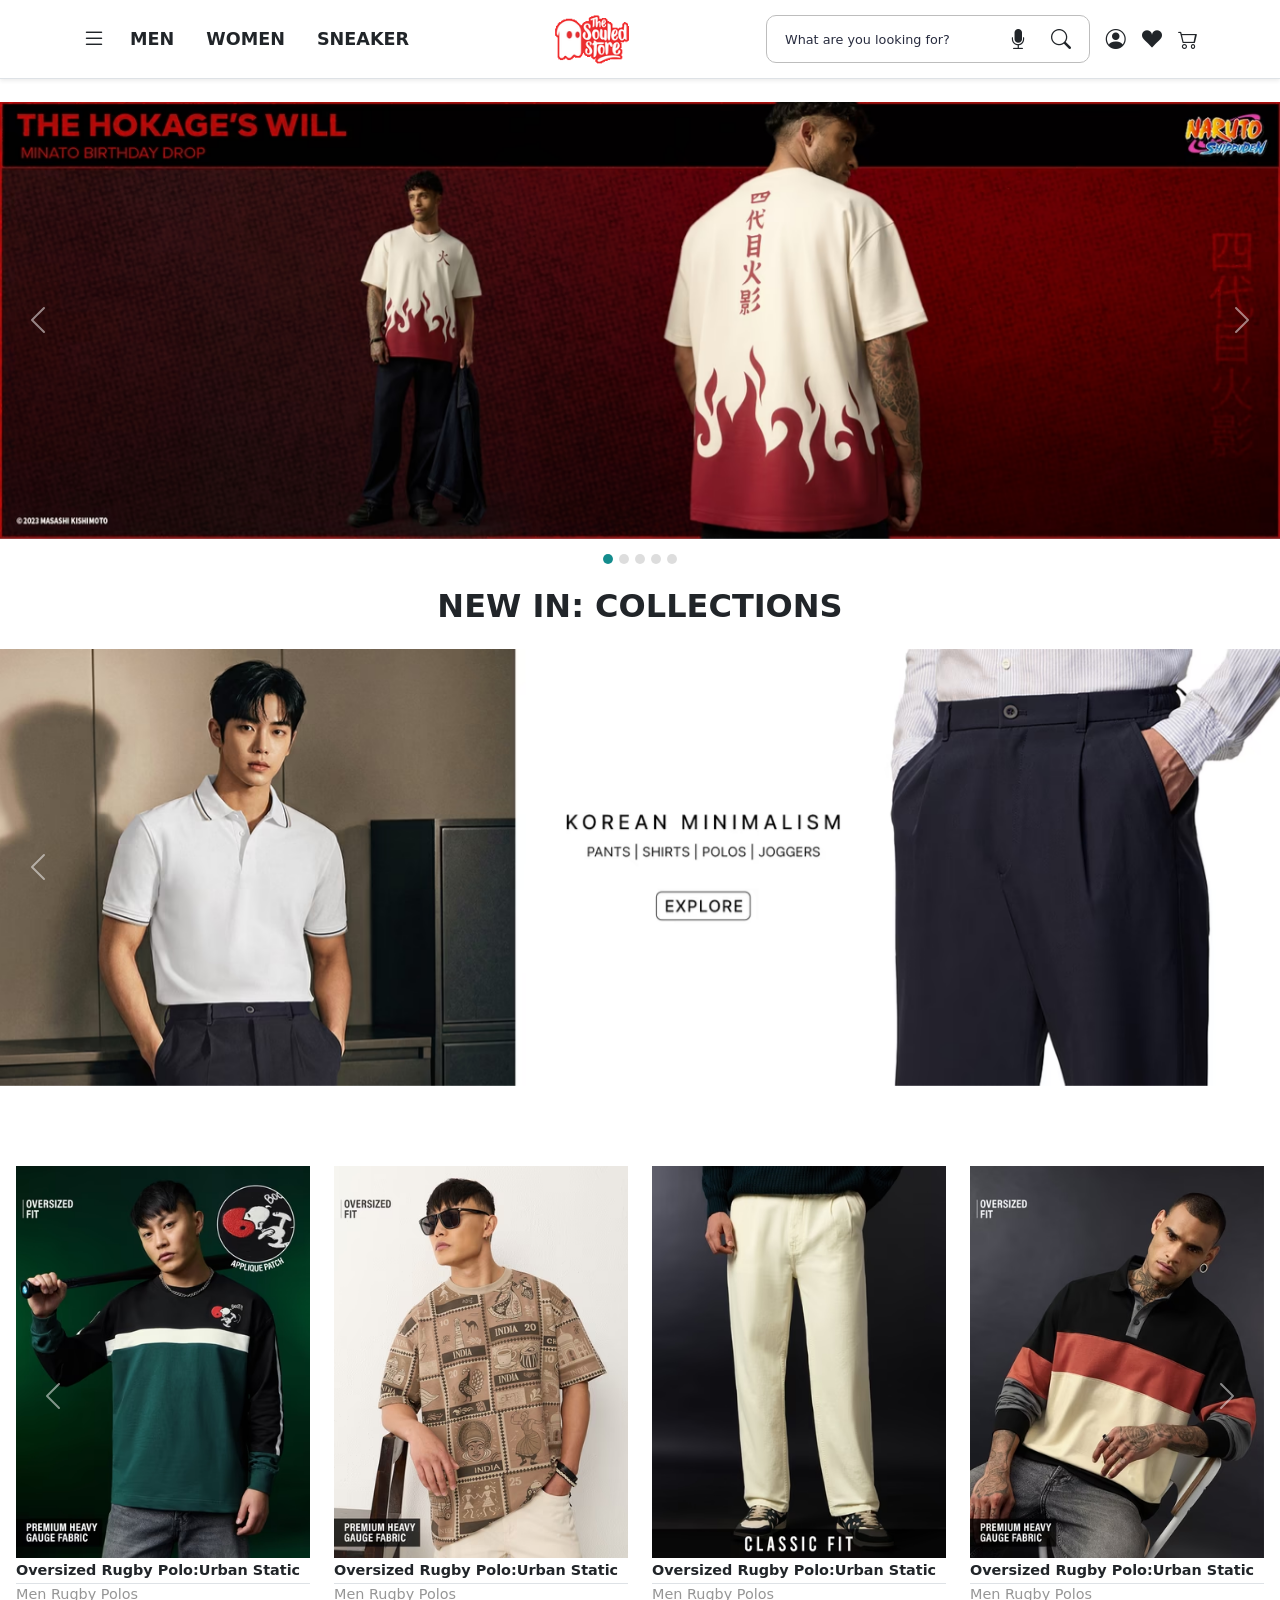
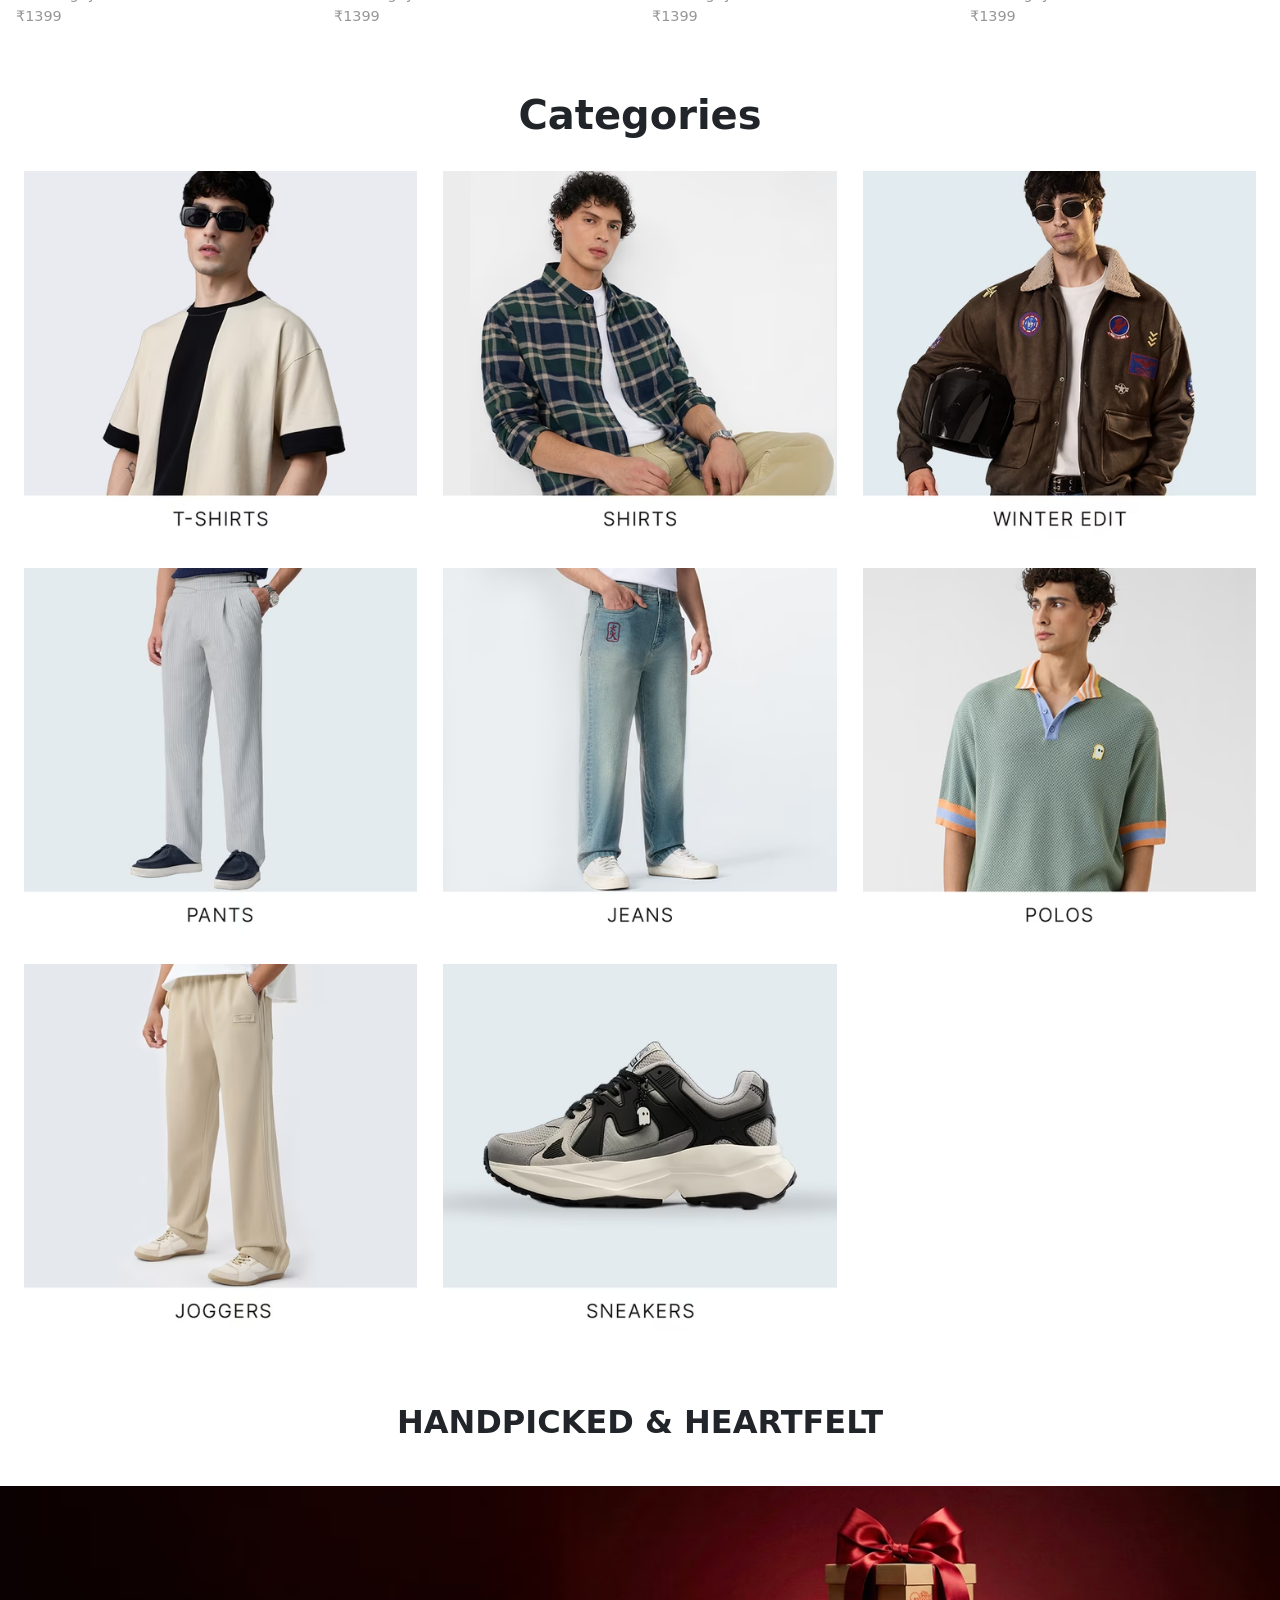
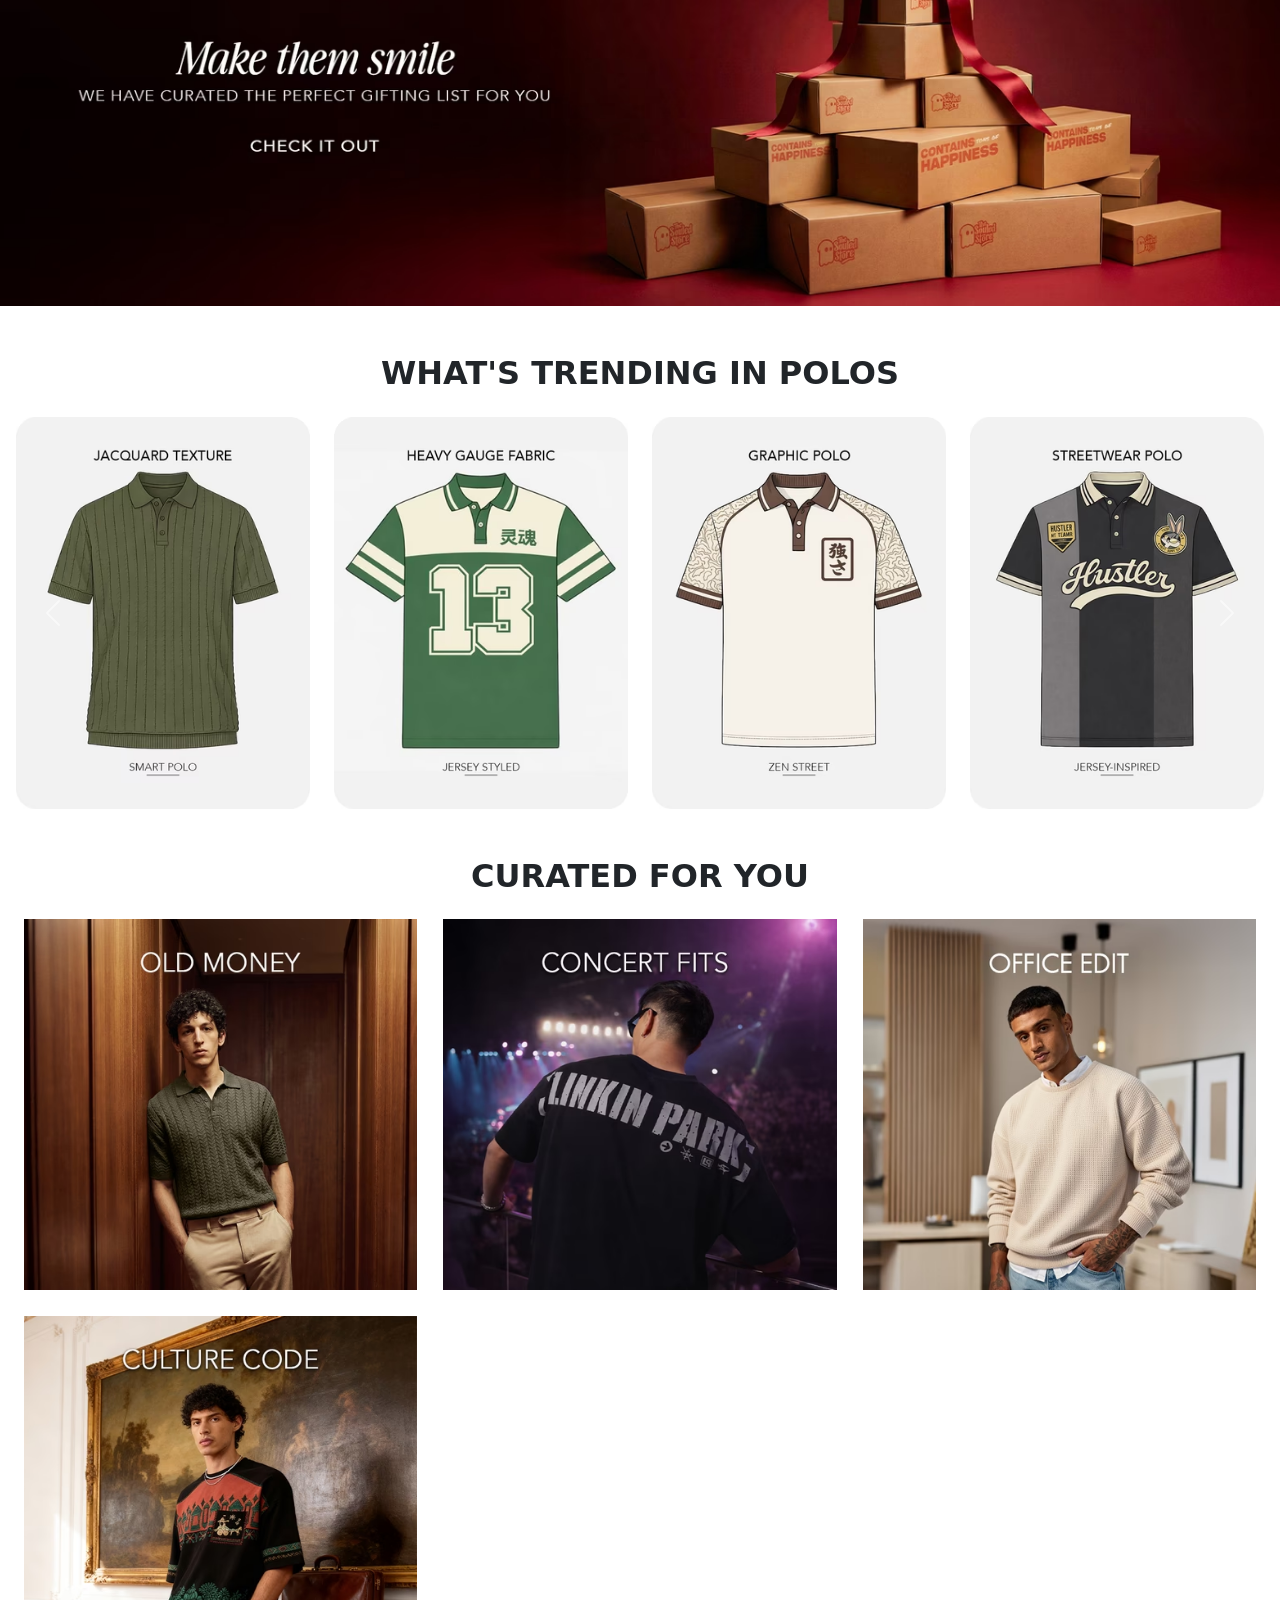
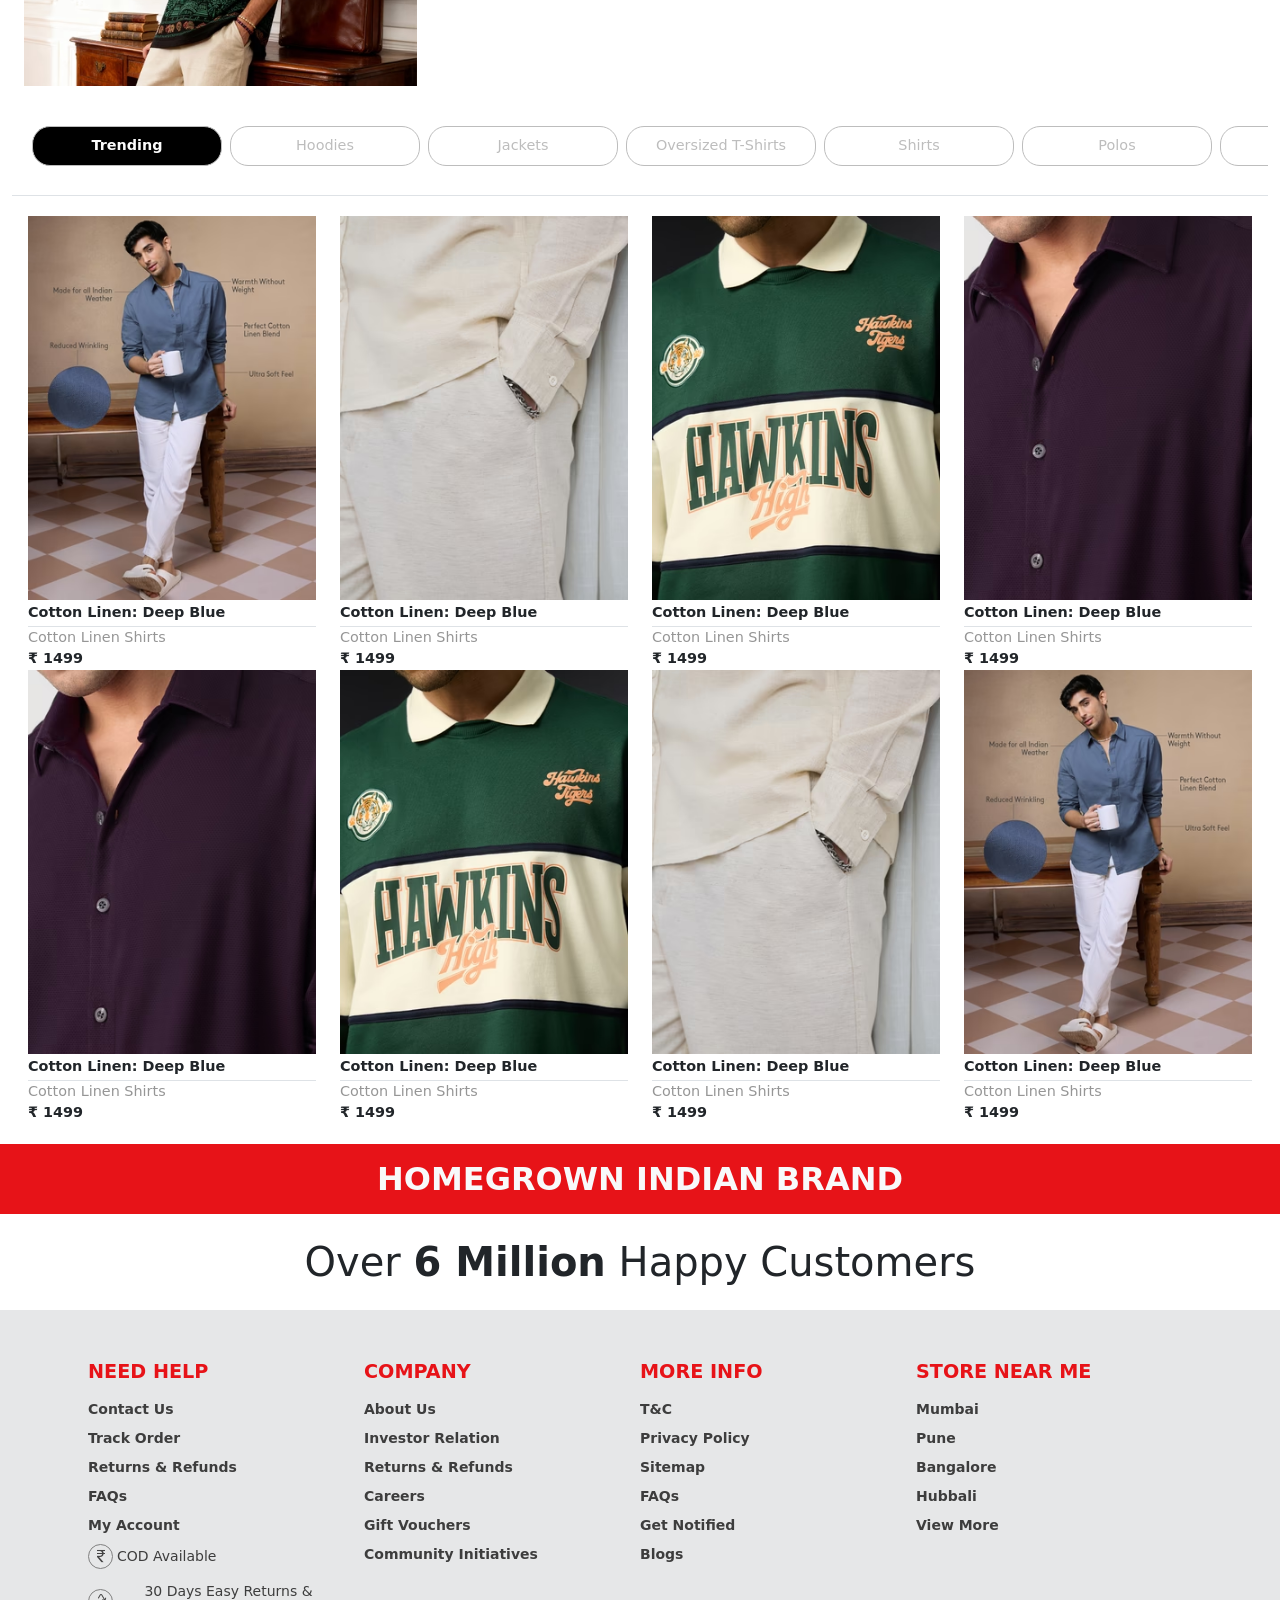
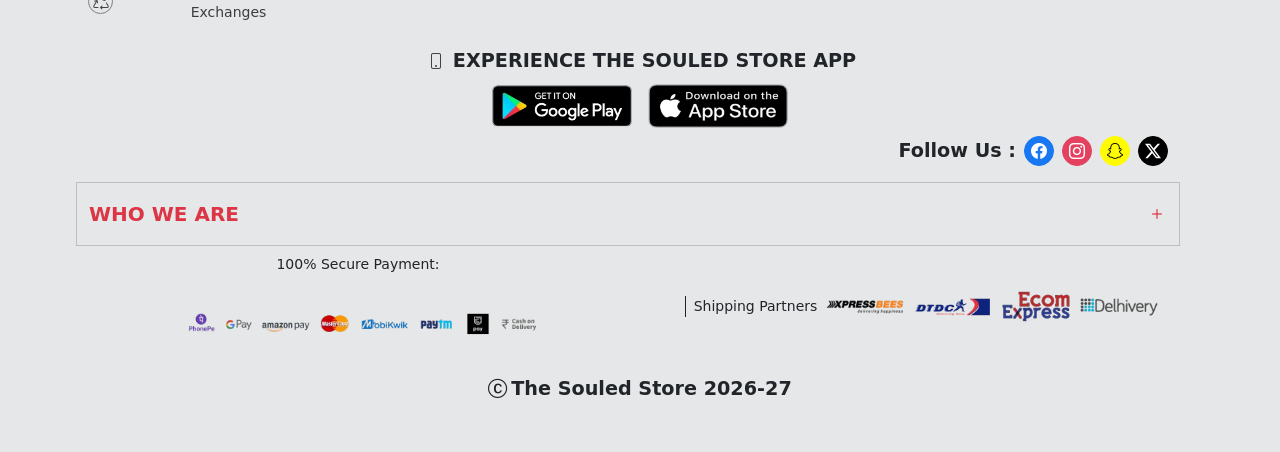
<file: index.html>
<!DOCTYPE html>
<html lang="en">

<head>
    <meta charset="UTF-8">
    <meta name="viewport" content="width=device-width, initial-scale=1.0">
    <title>The Souled Store | Men</title>
    <!-- Bootstrap Link -->
    <link href="https://cdn.jsdelivr.net/npm/bootstrap@5.3.8/dist/css/bootstrap.min.css" rel="stylesheet">
    <!-- Bootstrap Icon Link -->
    <link rel="stylesheet" href="https://cdn.jsdelivr.net/npm/bootstrap-icons@1.13.1/font/bootstrap-icons.min.css">
    <link rel="stylesheet" href="https://cdn.jsdelivr.net/npm/bootstrap-icons@1.3.0/font/bootstrap-icons.css">
    <!-- Owl crousel link -->
    <link rel="stylesheet"
        href="https://cdnjs.cloudflare.com/ajax/libs/OwlCarousel2/2.3.4/assets/owl.carousel.min.css" />
    <link rel="stylesheet"
        href="https://cdnjs.cloudflare.com/ajax/libs/OwlCarousel2/2.3.4/assets/owl.theme.default.min.css" />
    <!-- Custom Css -->
    <<<<<<< HEAD <link rel="stylesheet" href="css/style.css">
        <link rel="shortcut icon" href="/assets/fevicon.png" type="image/x-icon">
        =======
        <link rel="stylesheet" href="./css/style.css">
        <link rel="shortcut icon" href="./assets/fevicon.png" type="image/x-icon">
        >>>>>>> 94df31a (Changes paths For Images)
</head>

<body>
    <!-- NAVBAR START -->
    <nav
        class="navbar navbar-expand-lg navbar-expand-sm  navbar-expand-md fixed-top bg-white border-bottom  shadow-sm ">
        <div class="container">
            <!-- Left Menu -->
            <ul class="navbar-nav d-flex align-items-center gap-3 fs-5 fw-bold ">
                <!-- Offcanvas Button -->
                <li class="nav-item canvas-btn ">
                    <button class="btn p-0 fs-4 border-0" data-bs-toggle="offcanvas"
                        data-bs-target="#offcanvasScrolling" aria-controls="offcanvasScrolling"
                        aria-label="Open categories menu">
                        <i class="bi bi-list fw-bold fs-4"></i>
                    </button>
                </li>

                <li class="nav-item ">
                    <a class="nav-link text-dark nav-underline  " href="#">MEN</a>
                </li>

                <li class="nav-item ">
                    <a class="nav-link text-dark nav-underline" href="#">WOMEN</a>
                </li>

                <li class="nav-item">
                    <a class="nav-link text-dark nav-underline" href="#">SNEAKER</a>
                </li>
            </ul>

            <!-- Logo -->
            <a class="navbar-brand mx-auto" href="index.html">
                <img src="./assets/Soul-logo.gif" class="img-fluid" alt="Souled Store" />
            </a>

            <!-- Right Icons -->
            <div class="nav-heart d-flex align-items-center gap-3">
                <!-- Search -->
                <div class="input-group ">
                    <input type="text" class="form-control border-0 " placeholder="What are you looking for?" />
                    <span class="input-group-text bg-transparent border-0">
                        <i class="bi bi-mic-fill fs-5"></i>
                    </span>
                    <span class="input-group-text bg-transparent border-0">
                        <i class="bi bi-search fs-5"></i>
                    </span>
                </div>

                <a href="./login.html"><i class="bi bi-person-circle fs-5 text-dark nav-underline"></i></a>
                <a href="./empty-whislist.html"><i class="bi bi-suit-heart-fill fs-5 text-dark nav-underline"></i></a>
                <a href="./empty-cart.html"><i class="bi bi-cart2 fs-5 text-dark nav-underline"></i></a>
            </div>
        </div>
    </nav>
    <!-- NAVBAR END -->
    <!-- Hero-section Start -->
    <section class="hero-section">
        <div id="carouselExampleIndicators" class="carousel slide">

            <div class="carousel-indicators">
                <button type="button" data-bs-target="#carouselExampleIndicators" data-bs-slide-to="0" class="active"
                    aria-current="true" aria-label="Slide 1"></button>
                <button type="button" data-bs-target="#carouselExampleIndicators" data-bs-slide-to="1"
                    aria-label="Slide 2"></button>
                <button type="button" data-bs-target="#carouselExampleIndicators" data-bs-slide-to="2"
                    aria-label="Slide 3"></button>
                <button type="button" data-bs-target="#carouselExampleIndicators" data-bs-slide-to="3"
                    aria-label="Slide 4"></button>
                <button type="button" data-bs-target="#carouselExampleIndicators" data-bs-slide-to="4"
                    aria-label="Slide 5"></button>
            </div>


            <div class="carousel-inner">
                <div class="carousel-item active">
                    <img src="./assets/hero-1.png" class="d-block w-100" alt="...">
                </div>
                <div class="carousel-item">
                    <img src="./assets/hero-2.png" class="d-block w-100" alt="...">
                </div>
                <div class="carousel-item">
                    <img src="./assets/hero-3.png" class="d-block w-100" alt="...">
                </div>
                <div class="carousel-item">
                    <img src="./assets/hero-4.png" class="d-block w-100" alt="...">
                </div>
                <div class="carousel-item">
                    <img src="./assets/hero-5.png" class="d-block w-100" alt="...">
                </div>
            </div>
            <button class="carousel-control-prev" type="button" data-bs-target="#carouselExampleIndicators"
                data-bs-slide="prev">
                <span class="carousel-control-prev-icon" aria-hidden="true"></span>
                <span class="visually-hidden">Previous</span>
            </button>
            <button class="carousel-control-next" type="button" data-bs-target="#carouselExampleIndicators"
                data-bs-slide="next">
                <span class="carousel-control-next-icon" aria-hidden="true"></span>
                <span class="visually-hidden">Next</span>
            </button>
        </div>
    </section>
    <!-- Hero-section End -->
    <!-- Second-hero-start -->
    <section class="second-hero-section py-5">
        <h2 class="text-center fw-bold ">NEW IN: COLLECTIONS</h2>
        <div id="slider" class="carousel slide py-3">

            <div class="carousel-indicators slide-indicator">
                <button type="button" data-bs-target="#slider-02" data-bs-slide-to="0" class="active"
                    aria-current="true" aria-label="Slide 1"></button>
                <button type="button" data-bs-target="#slider-02" data-bs-slide-to="1" aria-label="Slide 2"></button>
                <button type="button" data-bs-target="#slider-02" data-bs-slide-to="2" aria-label="Slide 3"></button>
                <button type="button" data-bs-target="#slider-02" data-bs-slide-to="3" aria-label="Slide 4"></button>
            </div>


            <div class="carousel-inner">
                <div class="carousel-item active">
                    <img src="./assets/slide-1.png" class="d-block w-100" alt="...">
                </div>
                <div class="carousel-item">
                    <img src="./assets/slide-2.png" class="d-block w-100" alt="...">
                </div>
                <div class="carousel-item">
                    <img src="./assets/slide-3.png" class="d-block w-100" alt="...">
                </div>
                <div class="carousel-item">
                    <img src="./assets/slide-4.png" class="d-block w-100" alt="...">
                </div>
            </div>
            <button class="carousel-control-prev" type="button" data-bs-target="#slider" data-bs-slide="prev">
                <span class="carousel-control-prev-icon" aria-hidden="true"></span>
                <span class="visually-hidden">Previous</span>
            </button>
            <button class="carousel-control-next" type="button" data-bs-target="#slider" data-bs-slide="next">
                <span class="carousel-control-next-icon" aria-hidden="true"></span>
                <span class="visually-hidden">Next</span>
            </button>
        </div>

    </section>
    <!-- Second Hero End -->
    <!-- Owl Card 01 Start -->
    <section class="container-fluid p-3">
        <div id="carouselExampleControlsNoTouching" class="carousel slide" data-bs-touch="false">
            <div class="carousel-inner ">
                <div class="carousel-item  d-flex active">
                    <div class="row">
                        <div class="col-6 col-md-3">
                            <img src="./assets/owl-card1.png" class="d-block img-fluid" alt="...">
                            <div class="cate-text">
                                <h6 class="m-0 border-bottom py-1">Oversized Rugby Polo:Urban Static</h6>
                                <p class="m-0">Men Rugby Polos</p>
                                <p class="m-0">₹1399</p>

                            </div>
                        </div>
                        <div class="col-6 col-md-3">
                            <img src="./assets/cate-img.png" class="d-block img-fluid" alt="...">
                            <div class="cate-text">
                                <h6 class="m-0 border-bottom py-1">Oversized Rugby Polo:Urban Static</h6>
                                <p class="m-0">Men Rugby Polos</p>
                                <p class="m-0">₹1399</p>

                            </div>
                        </div>
                        <div class="col-6 col-md-3 ">
                            <img src="./assets/cate-img1.png" class="d-block img-fluid" alt="...">
                            <div class="cate-text">
                                <h6 class="m-0 border-bottom py-1">Oversized Rugby Polo:Urban Static</h6>
                                <p class="m-0">Men Rugby Polos</p>
                                <p class="m-0">₹1399</p>

                            </div>
                        </div>
                        <div class="col-6 col-md-3">
                            <img src="./assets/cate-img2.png" class="d-block img-fluid" alt="...">
                            <div class="cate-text">
                                <h6 class="m-0 border-bottom py-1">Oversized Rugby Polo:Urban Static</h6>
                                <p class="m-0">Men Rugby Polos</p>
                                <p class="m-0">₹1399</p>

                            </div>
                        </div>

                    </div>

                </div>
                <div class="carousel-item">
                    <div class="row">
                        <div class="col-6 col-md-3">
                            <img src="./assets/owl-card1.png" class="d-block img-fluid" alt="...">
                            <div class="cate-text">
                                <h6 class="m-0 border-bottom py-1">Oversized Rugby Polo:Urban Static</h6>
                                <p class="m-0">Men Rugby Polos</p>
                                <p class="m-0">₹1399</p>

                            </div>
                        </div>
                        <div class="col-6 col-md-3">
                            <img src="./assets/owl-card1.png" class="d-block img-fluid" alt="...">
                            <div class="cate-text">
                                <h6 class="m-0 border-bottom py-1">Oversized Rugby Polo:Urban Static</h6>
                                <p class="m-0">Men Rugby Polos</p>
                                <p class="m-0">₹1399</p>

                            </div>
                        </div>
                        <div class="col-6 col-md-3 ">
                            <img src="./assets/owl-card1.png" class="d-block img-fluid" alt="...">
                            <div class="cate-text">
                                <h6 class="m-0 border-bottom py-1">Oversized Rugby Polo:Urban Static</h6>
                                <p class="m-0">Men Rugby Polos</p>
                                <p class="m-0">₹1399</p>

                            </div>
                        </div>
                        <div class="col-6 col-md-3">
                            <img src="./assets/owl-card1.png" class="d-block img-fluid" alt="...">
                            <div class="cate-text">
                                <h6 class="m-0 border-bottom py-1">Oversized Rugby Polo:Urban Static</h6>
                                <p class="m-0">Men Rugby Polos</p>
                                <p class="m-0">₹1399</p>

                            </div>
                        </div>

                    </div>
                </div>
                <div class="carousel-item">
                    <div class="row">
                        <div class="col-6 col-md-3">
                            <img src="./assets/owl-card1.png" class="d-block img-fluid" alt="...">
                            <div class="cate-text">
                                <h6 class="m-0 border-bottom py-1">Oversized Rugby Polo:Urban Static</h6>
                                <p class="m-0">Men Rugby Polos</p>
                                <p class="m-0">₹1399</p>

                            </div>
                        </div>
                        <div class="col-6 col-md-3">
                            <img src="./assets/owl-card1.png" class="d-block img-fluid" alt="...">
                            <div class="cate-text">
                                <h6 class="m-0 border-bottom py-1">Oversized Rugby Polo:Urban Static</h6>
                                <p class="m-0">Men Rugby Polos</p>
                                <p class="m-0">₹1399</p>

                            </div>
                        </div>
                        <div class="col-6 col-md-3 ">
                            <img src="./assets/owl-card1.png" class="d-block img-fluid" alt="...">
                            <div class="cate-text">
                                <h6 class="m-0 border-bottom py-1">Oversized Rugby Polo:Urban Static</h6>
                                <p class="m-0">Men Rugby Polos</p>
                                <p class="m-0">₹1399</p>

                            </div>
                        </div>
                        <div class="col-6 col-md-3">
                            <img src="./assets/owl-card1.png" class="d-block img-fluid" alt="...">
                            <div class="cate-text">
                                <h6 class="m-0 border-bottom py-1">Oversized Rugby Polo:Urban Static</h6>
                                <p class="m-0">Men Rugby Polos</p>
                                <p class="m-0">₹1399</p>

                            </div>
                        </div>

                    </div>
                </div>
            </div>
            <button class="carousel-control-prev" type="button" data-bs-target="#carouselExampleControlsNoTouching"
                data-bs-slide="prev">
                <span class="carousel-control-prev-icon" aria-hidden="true"></span>
                <span class="visually-hidden">Previous</span>
            </button>
            <button class="carousel-control-next" type="button" data-bs-target="#carouselExampleControlsNoTouching"
                data-bs-slide="next">
                <span class="carousel-control-next-icon" aria-hidden="true"></span>
                <span class="visually-hidden">Next</span>
            </button>
        </div>

    </section>
    <!-- owl 01 end   -->

    <!-- category grid start -->
    <section class="category-grid p-4">
        <h2 class="text-center fs-1 fw-bold py-4">Categories</h2>
        <div class="cate-img ">
            <img src="./assets/cate-grid1.png" class="img-fluid category-img" alt="">
            <img src="./assets/cate-grid2.png" class="img-fluid category-img" alt="">
            <img src="./assets/cate-grid3.png" class="img-fluid category-img" alt="">
            <img src="./assets/cate-grid4.png" class="img-fluid category-img" alt="">
            <img src="./assets/cate-grid-5.png" class="img-fluid category-img" alt="">
            <img src="./assets/cate-grid6.png" class="img-fluid category-img" alt="">
            <img src="./assets/cate-grid7.png" class="img-fluid category-img" alt="">
            <img src="./assets/cate-grid8.png" class="img-fluid category-img" alt="">
        </div>

    </section>
    <!-- Category Grid END -->

    <!-- BANNER SECTION START -->
    <section class="banner py-3">
        <p class="text-center fw-bold fs-2 py-4">HANDPICKED & HEARTFELT</p>
        <img src="./assets/banner.png" class="img-fluid banner-img" alt="">

    </section>
    <!-- BANNER SECTION END -->

    <!-- POLO-CARDS-SECTION START -->
    <section class="polo-cards p-3">
        <h2 class="polo-head text-center fw-bold py-3">WHAT'S TRENDING IN POLOS</h2>

        <div id="polo-slider" class="carousel slide" data-bs-ride="carousel">
            <div class="carousel-inner">

                <!-- Slide 1 -->
                <div class="carousel-item active">
                    <div class="row">
                        <div class="col-6 col-md-3">
                            <img src="assets/polo1.png" class="d-block w-100 img-fluid" alt="">
                        </div>
                        <div class="col-6 col-md-3">
                            <img src="assets/polo2.png" class="d-block w-100 img-fluid" alt="">
                        </div>
                        <div class="col-6 col-md-3">
                            <img src="assets/polo3.png" class="d-block w-100 img-fluid" alt="">
                        </div>
                        <div class="col-6 col-md-3">
                            <img src="assets/polo4.png" class="d-block w-100 img-fluid" alt="">
                        </div>
                    </div>
                </div>

                <!-- Slide 2 -->
                <div class="carousel-item">
                    <div class="row">
                        <div class="col-6 col-md-3">
                            <img src="assets/polo5.png" class="d-block w-100 img-fluid" alt="">
                        </div>
                        <div class="col-6 col-md-3">
                            <img src="assets/polo6.png" class="d-block w-100 img-fluid" alt="">
                        </div>
                        <div class="col-6 col-md-3">
                            <img src="assets/polo7.png" class="d-block w-100 img-fluid" alt="">
                        </div>
                        <div class="col-6 col-md-3">
                            <img src="assets/polo8.png" class="d-block w-100 img-fluid" alt="">
                        </div>
                    </div>
                </div>

            </div>

            <!-- Controls -->
            <button class="carousel-control-prev" type="button" data-bs-target="#polo-slider" data-bs-slide="prev">
                <span class="carousel-control-prev-icon"></span>
            </button>

            <button class="carousel-control-next" type="button" data-bs-target="#polo-slider" data-bs-slide="next">
                <span class="carousel-control-next-icon"></span>
            </button>

        </div>
    </section>

    <!-- Polo-cards END -->


    <!-- Rated-Fits-cards START -->

    <section class="rated-fits py-3">
        <div class="fits-head">
            <h2 class="text-center fw-bold py-3">CURATED FOR YOU</h2>
        </div>
        <div class="fits-grid px-4">
            <a href="./buy-page.html">
                <img src="./assets/fit1.png" alt="" class="fit-img img-fluid">
            </a>

            <img src="./assets/fit2.png" alt="" class="fit-img img-fluid">
            <img src="./assets/fit3.png" alt="" class="fit-img img-fluid">
            <img src="./assets/fit4.png" alt="" class="fit-img img-fluid">
        </div>
    </section>
    <!-- Rated-Fits-cards END -->

    <!-- tabs-section-START -->
    <section class="tabs py-3 container-fluid">
        <div class="tab-fix">
            <ul class="nav nav-pills bg-white pills-nav btn-fix border-bottom py-2  mb-3 px-3" id="pills-tab"
                role="tablist">
                <li class="nav-item tren mx-1" role="presentation">
                    <button class=" tren-link nav-link active tren-btn" id="pills-Trending-tab" data-bs-toggle="pill"
                        data-bs-target="#pills-Trending" type="button" role="tab" aria-controls="pills-Trending"
                        aria-selected="true">Trending</button>
                </li>
                <li class="nav-item mx-1" role="presentation">
                    <button class="tren-link nav-link tren-btn" id="pills-hoodies-tab" data-bs-toggle="pill"
                        data-bs-target="#pills-hoodies" type="button" role="tab" aria-controls="pills-hoodies"
                        aria-selected="false">hoodies</button>
                </li>
                <li class="nav-item mx-1" role="presentation">
                    <button class="tren-link nav-link tren-btn" id="pills-Jackets-tab" data-bs-toggle="pill"
                        data-bs-target="#pills-Jackets" type="button" role="tab" aria-controls="pills-Jackets"
                        aria-selected="false">Jackets</button>
                </li>
                <li class="nav-item mx-1" role="presentation">
                    <button class="tren-link nav-link tren-btn" id="pills-oversized-tab" data-bs-toggle="pill"
                        data-bs-target="#pills-oversized" type="button" role="tab" aria-controls="pills-oversized"
                        aria-selected="false">Oversized t-shirts</button>
                </li>
                <li class="nav-item mx-1" role="presentation">
                    <button class="tren-link nav-link tren-btn" id="pills-shirts-tab" data-bs-toggle="pill"
                        data-bs-target="#pills-shirts" type="button" role="tab" aria-controls="pills-shirts"
                        aria-selected="false">Shirts</button>
                </li>

                <li class="nav-item mx-1" role="presentation">
                    <button class="tren-link nav-link tren-btn" id="pills-polos-tab" data-bs-toggle="pill"
                        data-bs-target="#pills-polos" type="button" role="tab" aria-controls="pills-polos"
                        aria-selected="false">Polos</button>
                </li>

                <li class="nav-item mx-1" role="presentation">
                    <button class="tren-link nav-link tren-btn" id="pills-men-pants-tab" data-bs-toggle="pill"
                        data-bs-target="#pills-men-pants" type="button" role="tab" aria-controls="pills-men-pants"
                        aria-selected="false">Men Pants</button>
                </li>

                <li class="nav-item mx-1" role="presentation">
                    <button class="tren-link nav-link tren-btn" id="pills-men-jeans-tab" data-bs-toggle="pill"
                        data-bs-target="#pills-men-jeans" type="button" role="tab" aria-controls="pills-men-jeans"
                        aria-selected="false">Men Jeans</button>
                </li>

                <li class="nav-item mx-1" role="presentation">
                    <button class="tren-link nav-link tren-btn" id="pills-high-top-tab" data-bs-toggle="pill"
                        data-bs-target="#pills-high-top" type="button" role="tab" aria-controls="pills-high-top"
                        aria-selected="false">Men High Top Sneakers</button>
                </li>

                <li class="nav-item mx-1" role="presentation">
                    <button class="tren-link nav-link tren-btn" id="pills-high-low-tab" data-bs-toggle="pill"
                        data-bs-target="#pills-high-low" type="button" role="tab" aria-controls="pills-high-low"
                        aria-selected="false">Men High Low Sneakers</button>
                </li>

            </ul>
        </div>

        <div class="tab-content py-1 px-3" id="pills-tabContent">
            <div class="tab-pane fade show active" id="pills-Trending" role="tabpanel"
                aria-labelledby="pills-Trending-tab" tabindex="0">
                <div class="row">
                    <div class="col-6 col-md-3">
                        <img src="assets/trending1.png" class="d-block img-fluid" alt="...">
                        <div class="cate-text">
                            <h6 class="m-0 border-bottom py-1">Cotton Linen: Deep Blue</h6>
                            <p class="m-0">Cotton Linen Shirts</p>
                            <p class="m-0 fw-bold text-dark">₹ 1499</p>

                        </div>
                        <div class="heart-icon">
                            <i class="bi bi-heart "></i>


                        </div>

                    </div>
                    <div class="col-6 col-md-3">
                        <img src="assets/trending2.png" class="d-block img-fluid" alt="...">
                        <div class="cate-text">
                            <h6 class="m-0 border-bottom py-1">Cotton Linen: Deep Blue</h6>
                            <p class="m-0">Cotton Linen Shirts</p>
                            <p class="m-0 fw-bold text-dark">₹ 1499</p>

                        </div>
                        <div class="heart-icon">
                            <i class="bi bi-heart "></i>


                        </div>

                    </div>
                    <div class="col-6 col-md-3">
                        <img src="assets/trending3.png" class="d-block img-fluid" alt="...">
                        <div class="cate-text">
                            <h6 class="m-0 border-bottom py-1">Cotton Linen: Deep Blue</h6>
                            <p class="m-0">Cotton Linen Shirts</p>
                            <p class="m-0 fw-bold text-dark">₹ 1499</p>

                        </div>
                        <div class="heart-icon">
                            <i class="bi bi-heart "></i>


                        </div>

                    </div>
                    <div class="col-6 col-md-3">
                        <img src="assets/trending4.png" class="d-block img-fluid" alt="...">
                        <div class="cate-text">
                            <h6 class="m-0 border-bottom py-1">Cotton Linen: Deep Blue</h6>
                            <p class="m-0">Cotton Linen Shirts</p>
                            <p class="m-0 fw-bold text-dark">₹ 1499</p>

                        </div>
                        <div class="heart-icon">
                            <i class="bi bi-heart "></i>


                        </div>

                    </div>
                    <div class="col-6 col-md-3">
                        <img src="assets/trending4.png" class="d-block img-fluid" alt="...">
                        <div class="cate-text">
                            <h6 class="m-0 border-bottom py-1">Cotton Linen: Deep Blue</h6>
                            <p class="m-0">Cotton Linen Shirts</p>
                            <p class="m-0 fw-bold text-dark">₹ 1499</p>

                        </div>
                        <div class="heart-icon">
                            <i class="bi bi-heart "></i>


                        </div>

                    </div>
                    <div class="col-6 col-md-3">
                        <img src="assets/trending3.png" class="d-block img-fluid" alt="...">
                        <div class="cate-text">
                            <h6 class="m-0 border-bottom py-1">Cotton Linen: Deep Blue</h6>
                            <p class="m-0">Cotton Linen Shirts</p>
                            <p class="m-0 fw-bold text-dark">₹ 1499</p>

                        </div>
                        <div class="heart-icon">
                            <i class="bi bi-heart "></i>


                        </div>

                    </div>
                    <div class="col-6 col-md-3">
                        <img src="assets/trending2.png" class="d-block img-fluid" alt="...">
                        <div class="cate-text">
                            <h6 class="m-0 border-bottom py-1">Cotton Linen: Deep Blue</h6>
                            <p class="m-0">Cotton Linen Shirts</p>
                            <p class="m-0 fw-bold text-dark">₹ 1499</p>

                        </div>
                        <div class="heart-icon">
                            <i class="bi bi-heart "></i>


                        </div>

                    </div>
                    <div class="col-6 col-md-3">
                        <img src="assets/trending1.png" class="d-block img-fluid" alt="...">
                        <div class="cate-text">
                            <h6 class="m-0 border-bottom py-1">Cotton Linen: Deep Blue</h6>
                            <p class="m-0">Cotton Linen Shirts</p>
                            <p class="m-0 fw-bold text-dark">₹ 1499</p>

                        </div>
                        <div class="heart-icon">
                            <i class="bi bi-heart "></i>


                        </div>

                    </div>
                </div>


            </div>

            <div class="tab-pane fade" id="pills-hoodies" role="tabpanel" aria-labelledby="pills-hoodies-tab"
                tabindex="0">
                hoodie
            </div>
            <div class="tab-pane fade" id="pills-Jackets" role="tabpanel" aria-labelledby="pills-Jackets-tab"
                tabindex="0">
                Jackets
            </div>
            <div class="tab-pane fade" id="pills-oversized" role="tabpanel" aria-labelledby="pills-oversized-tab"
                tabindex="0">
                Oversized
            </div>
        </div>
    </section>

    <!-- tabs End -->

    <!-- Footer Start -->
    <footer class=" w-100">
        <div class="footer-heading  ">
            <h1 class="text-center fw-semibold text-light py-3 fs-2   ">HOMEGROWN INDIAN BRAND</h1>
            <h2 class="text-center fs-1 py-3">Over <span class="fw-bold"> 6 Million</span> Happy Customers</h2>
        </div>
        <div class="footer-content w-100 ">
            <div class=" foot row w-100 ">
                <div class="col-md-3">
                    <p class="mb-2 fw-bold ">NEED HELP</p>
                    <ul class=" content-list list-unstyled">
                        <li class=" py-1 small">Contact Us</li>
                        <li class=" py-1 small">Track Order</li>
                        <li class=" py-1 small">Returns & Refunds</li>
                        <li class=" py-1 small">FAQs</li>
                        <li class=" py-1 small">My Account</li>
                        <li class=" py-1 d-flex align-items-center text-center gap-1">
                            <span><i class="bi bi-currency-rupee"></i></span>
                            <span class="fw-normal small mb-0"> COD Available</span>
                        </li>
                        <li class=" py-2 d-flex align-items-center text-center gap-1">
                            <span><i class="bi bi-recycle"></i></span>
                            <span class="fw-normal small"> 30 Days Easy Returns & Exchanges</span>
                        </li>
                    </ul>
                </div>

                <div class="col-md-3">
                    <p class="mb-2 fw-bold ">COMPANY</p>
                    <ul class="content-list list-unstyled">
                        <li class=" py-1 small">About Us</li>
                        <li class=" py-1 small">Investor Relation</li>
                        <li class=" py-1 small">Returns & Refunds</li>
                        <li class=" py-1 small">Careers</li>
                        <li class=" py-1 small">Gift Vouchers</li>
                        <li class=" py-1 small">Community Initiatives</li>
                    </ul>
                </div>
                <div class="col-md-3">
                    <p class="mb-2 fw-bold ">MORE INFO</p>
                    <ul class=" content-list list-unstyled">
                        <li class=" py-1 small">T&C</li>
                        <li class=" py-1 small">Privacy Policy</li>
                        <li class=" py-1 small">Sitemap</li>
                        <li class=" py-1 small">FAQs</li>
                        <li class=" py-1 small">Get Notified</li>
                        <li class=" py-1 small">Blogs</li>
                    </ul>
                </div>
                <div class="col-md-3">
                    <p class="mb-2 fw-bold ">STORE NEAR ME</p>
                    <ul class=" content-list list-unstyled">
                        <li class=" py-1 small">Mumbai</li>
                        <li class=" py-1 small">Pune</li>
                        <li class=" py-1 small">Bangalore</li>
                        <li class=" py-1 small">Hubbali</li>
                        <li class=" py-1 small">View More</li>
                    </ul>
                </div>
            </div>

            <div class="row">
                <div class="col-md-12 text-center">

                    <p class="m-0 d-flex align-items-center justify-content-center gap-1">
                        <i class="bi bi-phone fs-6"></i>
                        <span class="text-dark text-uppercase">
                            Experience The Souled Store App
                        </span>
                    </p>

                    <div class="foot-downloads d-flex justify-content-center gap-3 mt-2">
                        <img src="./assets/foot-download1.png" class="foot-app img-fluid" alt="">
                        <img src="./assets/foot-download3.png" class="foot-app img-fluid" alt="">
                    </div>

                </div>

                <div class="follow-links row">
                    <div class="col-md-12">
                        <div class="content d-flex gap-2 align-items-center justify-content-end py-2">
                            <p class="text-dark mb-0">Follow Us :</p>

                            <i class="bi bi-facebook social-icon"></i>
                            <i class="bi bi-instagram social-icon"></i>
                            <i class="bi bi-snapchat social-icon"></i>
                            <i class="bi bi-twitter-x social-icon"></i>
                        </div>
                    </div>
                </div>
                <div class="row py-2">
                    <div class=" card col-md-12 bg-transparent py-3 d-flex rounded-0">
                        <div class=" d-flex justify-content-between">
                            <span class="text-uppercase fs-5 text-danger fw-bold">who we are</span>
                            <i class="bi bi-plus text-danger fs-5"></i>
                        </div>

                    </div>
                </div>

                <div class="container">
                    <div class="row">
                        <div class="col-md-6 mb-2">
                            <div class="d-flex align-items-center justify-content-center gap-2 flex-wrap">
                                <span class="small">100% Secure Payment:</span>
                                <img src="./assets/foot-payemnt.png" class="img-fluid pay-img" alt="">
                            </div>
                        </div>
                        <div class="col-md-6 mb-2 d-flex justify-content-center">
                            <div class="d-flex align-items-center justify-content-center flex-wrap gap-2">
                                <span class="small border-start border-1 border-dark ps-2">Shipping Partners</span>
                                <img src="./assets/icon4 (1).png" class="img-fluid" style="max-width:80px;" alt="">
                                <img src="./assets/icon4 (2).png" class="img-fluid" style="max-width:80px;" alt="">
                                <img src="./assets/icon4 (3).png" class="img-fluid" style="max-width:80px;" alt="">
                                <img src="./assets/icon4 (4).png" class="img-fluid" style="max-width:80px;" alt="">
                            </div>
                        </div>
                        <div class="col-12 d-flex justify-content-center mt-2">
                            <p class="d-flex align-items-center gap-1 m-0 small text-dark">
                                <i class="bi bi-c-circle"></i>
                                The Souled Store 2026-27
                            </p>
                        </div>
                    </div>
                </div>


            </div>


    </footer>
    <!-- Footer END -->




    <!-- ================= OFFCANVAS START ================= -->
    <div class="offcanvas offcanvas-start left-canvas" data-bs-scroll="true" data-bs-backdrop="true" tabindex="0"
        id="offcanvasScrolling">
        <div class="offcanvas-header d-flex align-items-center justify-content-between">
            <img src="./assets/Soul-logo.gif" class="logo-img" alt="">
            <a href="#" class=" border-btn">Login/sign-up</a>
        </div>
        <div class="offcanvas-body p-0">

            <a class="off-head py-0 d-block d-flex align-items-center justify-content-center gap-2" href="#">Earn 10%
                Cashback on Every App Order
                <span class="d-flex justify-content-center align-items-center gap-2">
                    <i class="bi bi-apple"></i> <i class="bi bi-google-play"></i>
                </span>
            </a>

            <!-- Off canvas Nav-Tabs  -->

            <ul class="nav nav-pills shadow-sm py-3 mb-3 justify-content-around" id="pills-tab" role="tablist">
                <li class="nav-item" role="presentation">
                    <button class="nav-link active" id="pills-Men-tab" data-bs-toggle="pill" data-bs-target="#pills-Men"
                        type="button" role="tab" aria-controls="pills-Men" aria-selected="true">Men</button>
                </li>
                <li class="nav-item" role="presentation">
                    <button class="nav-link" id="pills-women-tab" data-bs-toggle="pill" data-bs-target="#pills-women"
                        type="button" role="tab" aria-controls="pills-women" aria-selected="false">women</button>
                </li>
                <li class="nav-item" role="presentation">
                    <button class="nav-link" id="pills-Sneaker-tab" data-bs-toggle="pill"
                        data-bs-target="#pills-Sneaker" type="button" role="tab" aria-controls="pills-Sneaker"
                        aria-selected="false">Sneaker</button>
                </li>
            </ul>


            <!-- Off Canvas Nav Tabs Content -->
            <div class="tab-content" id="pills-tabContent">
                <div class="tab-pane fade show active" id="pills-Men" role="tabpanel" aria-labelledby="pills-Men-tab"
                    tabindex="0">
                    <!-- owl carousel start men -->
                    <div class="owl-carousel owl-theme px-3">
                        <div class="item">
                            <img src="./assets/men-icon-1.png" class="img-fluid rounded" alt="">
                            <p class="text-muted text-center">New Arrivals</p>
                        </div>
                        <div class="item">
                            <img src="./assets/men-icon-2.png" class="img-fluid rounded" alt="">
                            <p class="text-muted text-center ">Hot Merch</p>
                        </div>
                        <div class="item">
                            <img src="./assets/men-icon-3.png" class="img-fluid rounded" alt="">
                            <p class="text-muted text-center ">Anime</p>
                        </div>
                        <div class="item">
                            <img src="./assets/men-icon-4.png" class="img-fluid rounded" alt="">
                            <p class="text-muted text-center ">Harry Porter</p>
                        </div>
                        <div class="item">
                            <img src="./assets/men-icon-5.png" class="img-fluid rounded" alt="">
                            <p class="text-muted text-center ">Marvel</p>
                        </div>
                        <div class="item">
                            <img src="./assets/men-icon-6.png" class="img-fluid rounded" alt="">
                            <p class="text-muted text-center ">Culture code</p>
                        </div>
                        <div class="item">
                            <img src="./assets/men-icon-7.png" class="img-fluid rounded" alt="">
                            <p class="text-muted text-center ">Cult Callsics</p>
                        </div>
                        <div class="item">
                            <img src="./assets/men-icon-8.png" class="img-fluid rounded" alt="">
                            <p class="text-muted text-center ">Kids-wear</p>
                        </div>
                    </div>
                    <!-- owl crosel end -->

                    <!-- ================= MAIN ACCORDION START ================= -->
                    <div class="accordion" id="mainAccordion">

                        <!-- ===== SHOP ALL ACCORDION START ===== -->
                        <div class="accordion-item">
                            <h2 class="accordion-header">
                                <button class="accordion-button" type="button" data-bs-toggle="collapse"
                                    data-bs-target="#shopAllCollapse" aria-expanded="true"
                                    aria-controls="shopAllCollapse">
                                    Shop All
                                </button>
                            </h2>

                            <div id="shopAllCollapse" class="accordion-collapse collapse show">

                                <div class="accordion-body p-0">

                                    <!-- ===== CATEGORY ACCORDION START ===== -->
                                    <div class="accordion cate-accordion p-0 border-0" id="categoryAccordion">

                                        <div class="accordion-item">
                                            <h2 class="accordion-header">
                                                <button class="accordion-button" type="button" data-bs-toggle="collapse"
                                                    data-bs-target="#categoryCollapse" aria-expanded="true"
                                                    aria-controls="categoryCollapse">
                                                    Category
                                                </button>
                                            </h2>
                                            <div id="categoryCollapse" class="accordion-collapse collapse show p-0">

                                                <div class="accordion-body">
                                                    <div class="row row-cols-2 row-cols-sm-3 row-cols-md-5 ">

                                                        <div class="col text-center">
                                                            <img src="./assets/shop nested icon 1.png"
                                                                class="img-fluid rounded" alt="">
                                                            <h5 class="fs-6 mt-2">Shirts</h5>
                                                        </div>

                                                        <div class="col text-center">
                                                            <img src="./assets/shop nested icon 1.png"
                                                                class="img-fluid rounded" alt="">
                                                            <h5 class="fs-6 mt-2">T-Shirts</h5>
                                                        </div>

                                                        <div class="col text-center">
                                                            <img src="./assets/shop nested icon 1.png"
                                                                class="img-fluid rounded" alt="">
                                                            <h5 class="fs-6 mt-2">Hoodies</h5>
                                                        </div>

                                                        <div class="col text-center">
                                                            <img src="./assets/shop nested icon 1.png"
                                                                class="img-fluid rounded" alt="">
                                                            <h5 class="fs-6 mt-2">Jackets</h5>
                                                        </div>

                                                        <div class="col text-center">
                                                            <img src="./assets/shop nested icon 1.png"
                                                                class="img-fluid rounded" alt="">
                                                            <h5 class="fs-6 mt-2">Sweatshirts</h5>
                                                        </div>
                                                        <div class="col text-center">
                                                            <img src="./assets/shop nested icon 1.png"
                                                                class="img-fluid rounded" alt="">
                                                            <h5 class="fs-6 mt-2">Sweatshirts</h5>
                                                        </div>
                                                        <div class="col text-center">
                                                            <img src="./assets/shop nested icon 1.png"
                                                                class="img-fluid rounded" alt="">
                                                            <h5 class="fs-6 mt-2">Sweatshirts</h5>
                                                        </div>
                                                        <div class="col text-center">
                                                            <img src="./assets/shop nested icon 1.png"
                                                                class="img-fluid rounded" alt="">
                                                            <h5 class="fs-6 mt-2">Sweatshirts</h5>
                                                        </div>

                                                    </div>
                                                </div>

                                            </div>
                                        </div>

                                    </div>
                                    <!-- ===== CATEGORY ACCORDION END ===== -->

                                </div>
                            </div>
                        </div>
                        <!-- ===== SHOP ALL ACCORDION END ===== -->


                        <!-- ===== TOPWEAR ACCORDION START ===== -->
                        <div class="accordion-item">
                            <h2 class="accordion-header">
                                <button class="accordion-button collapsed" type="button" data-bs-toggle="collapse"
                                    data-bs-target="#topwearCollapse" aria-expanded="false"
                                    aria-controls="topwearCollapse">
                                    Topwear
                                </button>
                            </h2>

                            <div id="topwearCollapse" class="accordion-collapse collapse">

                                <div class="accordion-body p-0">

                                    <div class="accordion accordion-flush" id="topwearInnerAccordion">

                                        <!-- Shop by Category -->
                                        <div class="accordion-item">
                                            <h2 class="accordion-header">
                                                <button class="accordion-button collapsed" type="button"
                                                    data-bs-toggle="collapse" data-bs-target="#topwearCategoryCollapse"
                                                    aria-expanded="false" aria-controls="topwearCategoryCollapse">
                                                    Shop by Category
                                                </button>
                                            </h2>

                                            <div id="topwearCategoryCollapse" class="accordion-collapse collapse"
                                                data-bs-parent="#topwearInnerAccordion">

                                                <div class="accordion-body">
                                                    <div class="row">
                                                        <div class="col-md-2">
                                                            <img src="./assets/men-icon-2.png" class="img-fluid rounded"
                                                                alt="">
                                                            <p class="text-center text-muted">
                                                                T-shirts
                                                            </p>
                                                        </div>
                                                    </div>
                                                </div>
                                            </div>
                                        </div>

                                        <!-- Shop by Fit -->
                                        <div class="accordion-item">
                                            <h2 class="accordion-header">
                                                <button class="accordion-button collapsed" type="button"
                                                    data-bs-toggle="collapse" data-bs-target="#topwearFitCollapse"
                                                    aria-expanded="false" aria-controls="topwearFitCollapse">
                                                    Shop by Fit
                                                </button>
                                            </h2>

                                            <div id="topwearFitCollapse" class="accordion-collapse collapse"
                                                data-bs-parent="#topwearInnerAccordion">

                                                <div class="accordion-body">
                                                    <div class="row">
                                                        <div class="col-md-3">
                                                            <img src="./assets/men-icon-4.png" class="img-fluid rounded"
                                                                alt="">
                                                            <p class="text-center text-muted">
                                                                Oversized T-shirts
                                                            </p>
                                                        </div>
                                                    </div>
                                                </div>
                                            </div>
                                        </div>

                                    </div>
                                </div>
                            </div>
                        </div>
                        <!-- ===== TOPWEAR ACCORDION END ===== -->


                        <!-- ===== BOTTOMWEAR ACCORDION START ===== -->
                        <div class="accordion-item">
                            <h2 class="accordion-header">
                                <button class="accordion-button collapsed" type="button" data-bs-toggle="collapse"
                                    data-bs-target="#bottomwearCollapse" aria-expanded="false"
                                    aria-controls="bottomwearCollapse">
                                    Bottomwear
                                </button>
                            </h2>

                            <div id="bottomwearCollapse" class="accordion-collapse collapse">

                                <div class="accordion-body p-0">

                                    <div class="accordion" id="bottomwearInnerAccordion">

                                        <div class="accordion-item">
                                            <h2 class="accordion-header">
                                                <button class="accordion-button" type="button" data-bs-toggle="collapse"
                                                    data-bs-target="#bottomwearCategoryCollapse" aria-expanded="true"
                                                    aria-controls="bottomwearCategoryCollapse">
                                                    Shop by Category
                                                </button>
                                            </h2>

                                            <div id="bottomwearCategoryCollapse"
                                                class="accordion-collapse collapse show"
                                                data-bs-parent="#bottomwearInnerAccordion">

                                                <div class="accordion-body">
                                                    <div class="row">
                                                        <div class="col-md-3">
                                                            <img src="./assets/men-icon-7.png" class="img-fluid rounded"
                                                                alt="">
                                                            <p class="text-center">
                                                                All Bottomwear
                                                            </p>
                                                        </div>
                                                    </div>
                                                </div>

                                            </div>
                                        </div>

                                    </div>
                                </div>
                            </div>
                        </div>
                        <!-- ===== BOTTOMWEAR ACCORDION END ===== -->

                        <!-- ===== ALL ACCESSORIES ACCORDION START ===== --> <!--  -->
                        <div class="accordion" id="accssesorie-acordion">
                            <div class="accordion-item">
                                <h2 class="accordion-header">
                                    <button class="accordion-button" type="button" data-bs-toggle="collapse"
                                        data-bs-target="#collapseOne" aria-expanded="true" aria-controls="collapseOne">
                                        All Accessories
                                    </button>
                                </h2>
                                <div id="collapseOne" class="accordion-collapse collapse show"
                                    data-bs-parent="#accssesorie-acordion">
                                    <div class="accordion-body">
                                        <!-- all accssesories owl carosel start -->
                                        <div class="owl-carousel owl-theme All-accessories-carousel px-2">
                                            <div class="item">
                                                <img src="./assets/men-icon-8.png" class="img-fluid rounded" alt="">
                                                <p class="text-center">SOUL</p>
                                            </div>
                                            <div class="item">
                                                <img src="./assets/men-icon-5.png" class="img-fluid rounded" alt="">
                                                <p class="text-center">SOUL</p>
                                            </div>
                                            <div class="item">
                                                <img src="./assets/men-icon-2.png" class="img-fluid rounded" alt="">
                                                <p class="text-center">SOUL</p>
                                            </div>
                                            <div class="item">
                                                <img src="./assets/men-icon-3.png" class="img-fluid rounded" alt="">
                                                <p class="text-center">SOUL</p>
                                            </div>
                                            <div class="item">
                                                <img src="./assets/men-icon-4.png" class="img-fluid rounded" alt="">
                                                <p class="text-center">SOUL</p>
                                            </div>
                                            <div class="item">
                                                <img src="./assets/men-icon-5.png" class="img-fluid rounded" alt="">
                                                <p class="text-center">SOUL</p>
                                            </div>
                                            <div class="item">
                                                <img src="./assets/men-icon-1.png" class="img-fluid rounded" alt="">
                                                <p class="text-center">SOUL</p>
                                            </div>
                                            <div class="item">
                                                <img src="./assets/men-icon-7.png" class="img-fluid rounded" alt="">
                                                <p class="text-center">SOUL</p>
                                            </div>
                                        </div>
                                        <!-- all accssesories owl carosel End -->

                                    </div>
                                </div>
                            </div>

                        </div>
                        <!-- ================= MAIN ACCORDION END ================= -->
                        <div class="accordion accordion-flush " id="shopAccordionFlush">

                            <div class="accordion-item">
                                <h2 class="accordion-header">
                                    <button class="accordion-button collapsed" type="button" data-bs-toggle="collapse"
                                        data-bs-target="#officialMerchCollapse" aria-expanded="false"
                                        aria-controls="officialMerchCollapse">
                                        Official Merch
                                    </button>
                                </h2>
                                <div id="officialMerchCollapse" class="accordion-collapse collapse"
                                    data-bs-parent="#shopAccordionFlush">
                                    <div class="accordion-body p-0">
                                        <div class="accordion-item">
                                            <h2 class="accordion-header">
                                                <button class="accordion-button collapsed fw-normal" type="button"
                                                    data-bs-toggle="collapse" data-bs-target="#marvelcollapse"
                                                    aria-expanded="false" aria-controls="marvelcollapse">
                                                    Marvel
                                                </button>
                                            </h2>

                                            <div id="marvelcollapse" class="accordion-collapse collapse"
                                                data-bs-parent="#accordionFlushExample">

                                                <div class="accordion-body">
                                                    marvels
                                                </div>

                                            </div>
                                        </div>
                                        <div class="accordion-item">
                                            <h2 class="accordion-header">
                                                <button class="accordion-button collapsed fw-normal" type="button"
                                                    data-bs-toggle="collapse" data-bs-target="#DCcollapse"
                                                    aria-expanded="false" aria-controls="DCcollapse">
                                                    DC
                                                </button>
                                            </h2>

                                            <div id="DCcollapse" class="accordion-collapse collapse"
                                                data-bs-parent="#accordionFlushExample">

                                                <div class="accordion-body">
                                                    DC
                                                </div>

                                            </div>
                                        </div>
                                        <div class="accordion-item">
                                            <h2 class="accordion-header">
                                                <button class="accordion-button collapsed fw-normal" type="button"
                                                    data-bs-toggle="collapse" data-bs-target="#Animecollapse"
                                                    aria-expanded="false" aria-controls="Animecollapse">
                                                    Anime
                                                </button>
                                            </h2>

                                            <div id="Animecollapse" class="accordion-collapse collapse"
                                                data-bs-parent="#accordionFlushExample">

                                                <div class="accordion-body">
                                                    Anime
                                                </div>

                                            </div>
                                        </div>
                                    </div>
                                </div>
                            </div>

                            <div class="accordion-item sneakerscollapse">
                                <h2 class="accordion-header">
                                    <button class="accordion-button collapsed" type="button" data-bs-toggle="collapse"
                                        data-bs-target="#sneakersCollapse" aria-expanded="false"
                                        aria-controls="sneakersCollapse">
                                        Sneakers <span class="fs-6 text-danger">New Drops</span>
                                    </button>
                                </h2>
                                <div id="sneakersCollapse" class="accordion-collapse collapse"
                                    data-bs-parent="#shopAccordionFlush">
                                    <div class="accordion-body">
                                        Placeholder content for this accordion.
                                    </div>
                                </div>
                            </div>

                            <div class="accordion-item">
                                <h2 class="accordion-header">
                                    <button class="accordion-button collapsed" type="button" data-bs-toggle="collapse"
                                        data-bs-target="#juniorsCollapse" aria-expanded="false"
                                        aria-controls="juniorsCollapse">
                                        Juniors
                                    </button>
                                </h2>
                                <div id="juniorsCollapse" class="accordion-collapse collapse"
                                    data-bs-parent="#shopAccordionFlush">
                                    <div class="accordion-body">
                                        <div class="row">
                                            <label for="#">Shop Now</label>
                                            <div class="col-md-3"><img src="./assets/Soul-logo.gif" alt="">
                                                <p class="text-center"></p>
                                            </div>
                                        </div>
                                    </div>
                                </div>
                            </div>

                        </div>
                    </div>

                </div>

                <div class="tab-pane fade" id="pills-women" role="tabpanel" aria-labelledby="pills-women-tab"
                    tabindex="0">
                    <div class="owl-carousel owl-theme crousel-cards px-3 mt-3 mb-5 ">
                        <div class="item"> <img src="assets/women-icon-1.png" alt="">
                            <p class="text-dark fw-bold mb-0">Harry-porter</p>
                        </div>
                        <div class="item"> <img src="assets/women-icon-2.png" alt="">
                            <p class="text-dark fw-bold mb-0">Kawaii</p>
                        </div>
                        <div class="item"> <img src="assets/women-icon-3.png" alt="">
                            <p class="text-dark fw-bold mb-0">Oversized Tees</p>
                        </div>
                        <div class="item"> <img src="assets/women-icon-4.png" alt="">
                            <p class="text-dark fw-bold mb-0">New Arrivals</p>
                        </div>
                        <div class="item"> <img src="assets/women-icon-5.png" alt="">
                            <p class="text-dark fw-bold mb-0">Cotton Linen</p>
                        </div>
                        <div class="item"> <img src="assets/women-icon-6.png" alt="">
                            <p class="text-dark fw-bold mb-0">Souled</p>
                        </div>
                    </div>
                </div>
                <div class="tab-pane fade" id="pills-Sneaker" role="tabpanel" aria-labelledby="pills-Sneaker-tab"
                    tabindex="0">
                    <div class="owl-carousel owl-theme crousel-cards px-3 mt-3 mb-5">
                        <div class="item"> <img src="assets/sneaker-icon-1.png" alt="">
                            <p class="text-dark fw-bold">Kanso V2</p>
                        </div>
                        <div class="item"> <img src="assets/sneaker-icon-2.png" alt="">
                            <p class="text-dark fw-bold mb-0 ">UBZ Ascend</p>
                        </div>
                        <div class="item"> <img src="assets/sneaker-icon-3.png" alt="">
                            <p class="text-dark fw-bold">Raptors</p>
                        </div>
                        <div class="item"> <img src="assets/sneaker-icon-4.png" alt="">
                            <p class="text-dark fw-bold ">New kakashi</p>
                        </div>
                        <div class="item"> <img src="assets/sneaker-icon-5.png" alt="">
                            <p class="text-dark fw-bold">UBZ NXT</p>
                        </div>
                        <div class="item"> <img src="assets/sneaker-icon-6.png" alt="">
                            <p class="text-dark fw-bold mb-0">Football Shoe</p>
                        </div>
                    </div>
                </div>
            </div>
        </div>
    </div>
    <!-- ================= OFFCANVAS END ================= -->



    <!-- bootstrap js link  -->
    <script src="https://cdn.jsdelivr.net/npm/bootstrap@5.3.8/dist/js/bootstrap.bundle.min.js"></script>
    <!-- Owl crousel Link -->
    <script src="https://cdnjs.cloudflare.com/ajax/libs/jquery/3.7.1/jquery.min.js"></script>
    <script src="https://cdnjs.cloudflare.com/ajax/libs/OwlCarousel2/2.3.4/owl.carousel.min.js"></script>

    <!-- Owl crousel Men JS/CSS -->
    <script>   $('.owl-carousel').owlCarousel({
            loop: true,
            margin: 10,
            nav: false,
            loop: false,
            dots: true,
            autoplay: true,
            autoplayTimeout: 3000,
            responsive: {
                0: {
                    items: 1
                },
                600: {
                    items: 3
                },
                1000: {
                    items: 5
                }
            }
        })</script>

    <script>   $('.All-accessories-carousel').owlCarousel({
            loop: true,
            margin: 10,
            nav: false,
            loop: true,
            dots: true,
            responsive: {
                0: {
                    items: 1
                },
                600: {
                    items: 3
                },
                1000: {
                    items: 5
                }
            }
        })</script>


</body>

</html>
</file>
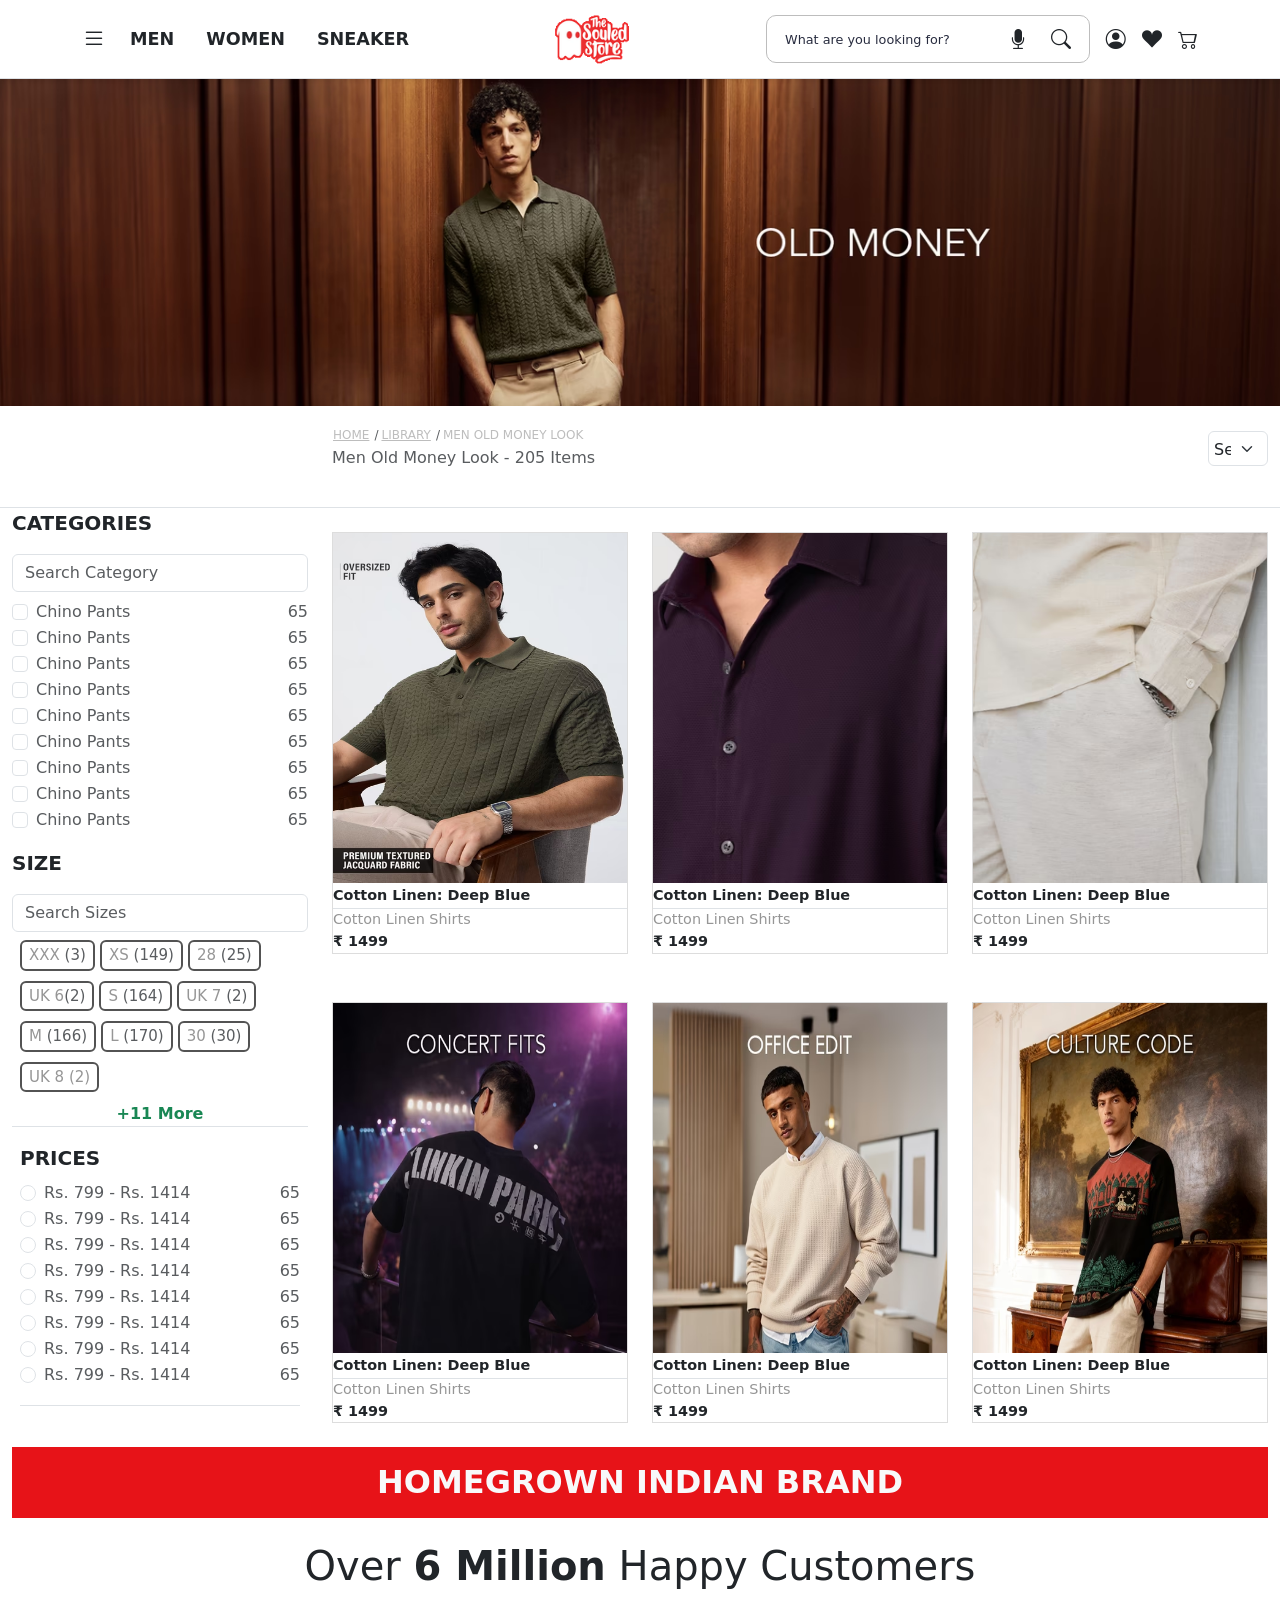
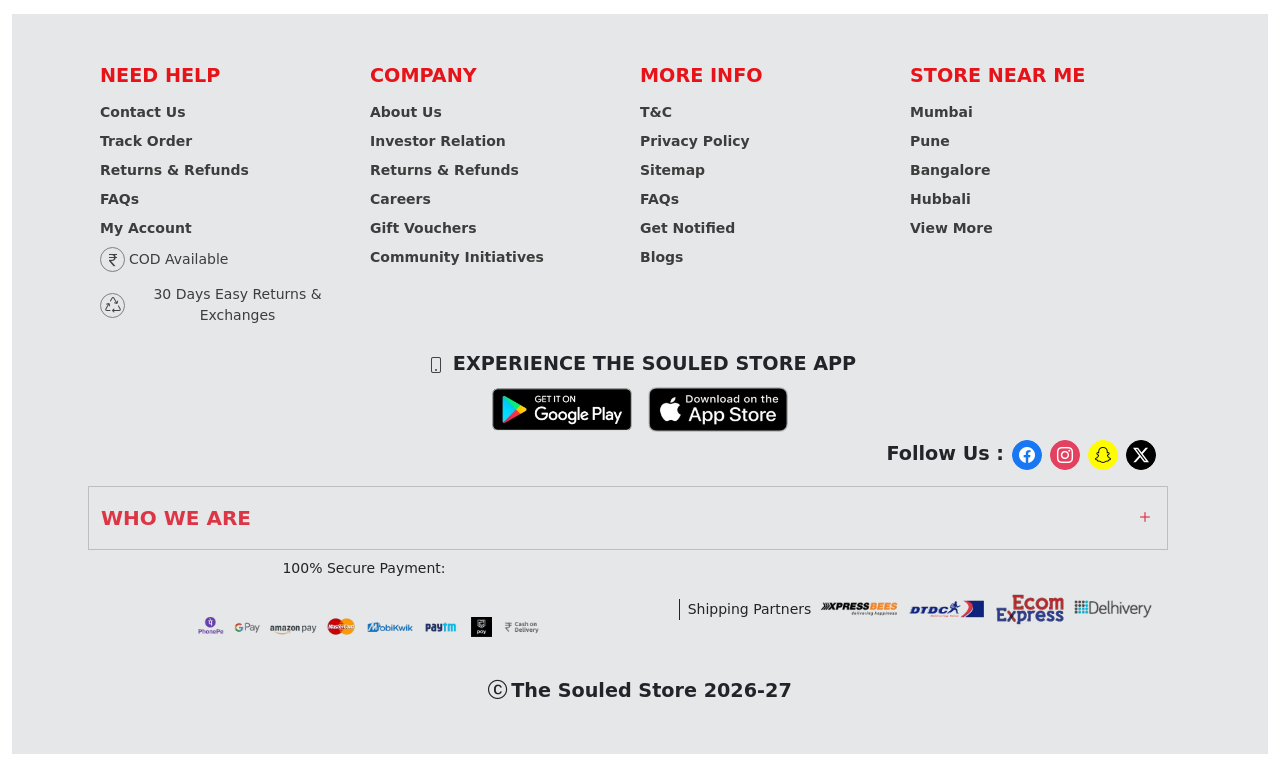
<file: buy-page.html>
<!DOCTYPE html>
<html lang="en">

<head>
    <meta charset="UTF-8">
    <meta name="viewport" content="width=device-width, initial-scale=1.0">
    <title>The Souled Store | Buy Men</title>
    <!-- Bootstrap Link -->
    <link href="https://cdn.jsdelivr.net/npm/bootstrap@5.3.8/dist/css/bootstrap.min.css" rel="stylesheet">
    <!-- Bootstrap Icon Link -->
    <link rel="stylesheet" href="https://cdn.jsdelivr.net/npm/bootstrap-icons@1.13.1/font/bootstrap-icons.min.css">
    <link rel="stylesheet" href="https://cdn.jsdelivr.net/npm/bootstrap-icons@1.3.0/font/bootstrap-icons.css">
    <!-- Owl crousel link -->
    <link rel="stylesheet"
        href="https://cdnjs.cloudflare.com/ajax/libs/OwlCarousel2/2.3.4/assets/owl.carousel.min.css" />
    <link rel="stylesheet"
        href="https://cdnjs.cloudflare.com/ajax/libs/OwlCarousel2/2.3.4/assets/owl.theme.default.min.css" />
    <!-- Custom Css -->
    <link rel="stylesheet" href="./css/style.css">
    <link rel="shortcut icon" href="./assets/fevicon.png" type="image/x-icon">
</head>

<body>
    <!-- nav-start -->
    <nav
        class="navbar navbar-expand-lg navbar-expand-sm  navbar-expand-md fixed-top bg-white border-bottom  shadow-sm ">
        <div class="container">
            <!-- Left Menu -->
            <ul class="navbar-nav d-flex align-items-center gap-3 fs-5 fw-bold ">
                <!-- Offcanvas Button -->
                <li class="nav-item canvas-btn ">
                    <button class="btn p-0 fs-4 border-0" data-bs-toggle="offcanvas"
                        data-bs-target="#offcanvasScrolling" aria-controls="offcanvasScrolling"
                        aria-label="Open categories menu">
                        <i class="bi bi-list fw-bold fs-4"></i>
                    </button>
                </li>

                <li class="nav-item ">
                    <a class="nav-link text-dark nav-underline  " href="#">MEN</a>
                </li>

                <li class="nav-item ">
                    <a class="nav-link text-dark nav-underline" href="#">WOMEN</a>
                </li>

                <li class="nav-item">
                    <a class="nav-link text-dark nav-underline" href="#">SNEAKER</a>
                </li>
            </ul>

            <!-- Logo -->
            <a class="navbar-brand mx-auto" href="index.html">
                <img src="./assets/Soul-logo.gif" class="img-fluid" alt="Souled Store" />
            </a>

            <!-- Right Icons -->
            <div class="nav-heart d-flex align-items-center gap-3">
                <!-- Search -->
                <div class="input-group ">
                    <input type="text" class="form-control border-0 " placeholder="What are you looking for?" />
                    <span class="input-group-text bg-transparent border-0">
                        <i class="bi bi-mic-fill fs-5"></i>
                    </span>
                    <span class="input-group-text bg-transparent border-0">
                        <i class="bi bi-search fs-5"></i>
                    </span>
                </div>

                <a href="./login.html"><i class="bi bi-person-circle fs-5 text-dark nav-underline"></i></a>
                <a href="./empty-whislist.html"><i class="bi bi-suit-heart-fill fs-5 text-dark nav-underline"></i></a>
                <a href="./empty-cart.html"><i class="bi bi-cart2 fs-5 text-dark nav-underline"></i></a>
            </div>
        </div>
    </nav>
    <!-- nav-end -->
    <!-- hero-section start -->
    <section class="hero-section">
        <img src="./assets/buy-hero.png" alt="" class=" buy-hero img-fluid">
    </section>
    <!-- hero-section end -->

    <!-- breadcrumbs Start -->
    <div class="container-fluid">
        <div class="row py-3">
            <div class="col-md-3"></div>
            <div class="col-md-9 d-flex justify-content-between align-items-center">
                <div>
                    <nav aria-label="breadcrumb" class="py-1">
                        <ol class="breadcrumb m-0">
                            <li class="breadcrumb-item"><a href="#">Home</a></li>
                            <li class="breadcrumb-item"><a href="#">Library</a></li>
                            <li class="breadcrumb-item active" aria-current="page">Men Old Money Look</li>
                        </ol>
                    </nav>
                    <h6 class="text-muted">Men Old Money Look - 205 Items</h6>
                </div>

                <select class="form-select w-25" aria-label="Default select example">
                    <option selected>Select Sorting Options</option>
                    <option value="1">A to Z</option>
                    <option value="2">Price High to Low</option>
                    <option value="3">Price Low to High</option>
                </select>
            </div>
        </div>
        <!-- breadcrumbs end -->

        <div class="row py-3 ">
            <div class="col-md-3 border-top">
                <div class="sidebar">
                    <div class="sidebar-item">
                        <p class="fw-bold fs-5 text-dark text-uppercase">Categories</p>
                        <input class="form-control" type="text" placeholder="Search Category"
                            aria-label="default input example" />
                        <div class="checkbox-filter pt-2">
                            <div class="form-check">
                                <input class="form-check-input" type="checkbox" value="" id="checkDefault" />
                                <label class="form-check-label text-muted d-flex justify-content-between"
                                    for="checkDefault">
                                    Chino Pants <span>65</span>
                                </label>
                            </div>
                            <div class="form-check">
                                <input class="form-check-input" type="checkbox" value="" id="checkDefault" />
                                <label class="form-check-label text-muted d-flex justify-content-between"
                                    for="checkDefault">
                                    Chino Pants <span>65</span>
                                </label>
                            </div>
                            <div class="form-check">
                                <input class="form-check-input" type="checkbox" value="" id="checkDefault" />
                                <label class="form-check-label text-muted d-flex justify-content-between"
                                    for="checkDefault">
                                    Chino Pants <span>65</span>
                                </label>
                            </div>
                            <div class="form-check">
                                <input class="form-check-input" type="checkbox" value="" id="checkDefault" />
                                <label class="form-check-label text-muted d-flex justify-content-between"
                                    for="checkDefault">
                                    Chino Pants <span>65</span>
                                </label>
                            </div>
                            <div class="form-check">
                                <input class="form-check-input" type="checkbox" value="" id="checkDefault" />
                                <label class="form-check-label text-muted d-flex justify-content-between"
                                    for="checkDefault">
                                    Chino Pants <span>65</span>
                                </label>
                            </div>
                            <div class="form-check">
                                <input class="form-check-input" type="checkbox" value="" id="checkDefault" />
                                <label class="form-check-label text-muted d-flex justify-content-between"
                                    for="checkDefault">
                                    Chino Pants <span>65</span>
                                </label>
                            </div>
                            <div class="form-check">
                                <input class="form-check-input" type="checkbox" value="" id="checkDefault" />
                                <label class="form-check-label text-muted d-flex justify-content-between"
                                    for="checkDefault">
                                    Chino Pants <span>65</span>
                                </label>
                            </div>
                            <div class="form-check">
                                <input class="form-check-input" type="checkbox" value="" id="checkDefault" />
                                <label class="form-check-label text-muted d-flex justify-content-between"
                                    for="checkDefault">
                                    Chino Pants <span>65</span>
                                </label>
                            </div>
                            <div class="form-check">
                                <input class="form-check-input" type="checkbox" value="" id="checkDefault" />
                                <label class="form-check-label text-muted d-flex justify-content-between"
                                    for="checkDefault">
                                    Chino Pants <span>65</span>
                                </label>
                            </div>
                        </div>
                    </div>
                    <div class="sidebar-item border-bottom">
                        <p class="fw-bold fs-5 text-dark text-uppercase mt-3">Size</p>
                        <input class="form-control" type="text" placeholder="Search Sizes"
                            aria-label="default input example" />
                        <div class="size-btns mx-2  mt-2">
                            <a href="#" class="btn-01">XXX <span class="text-muted ">(3)</span></a>
                            <a href="#" class="btn-01">XS <span class="text-muted">(149)</span></a>
                            <a href="#" class="btn-01">28 <span class="text-muted">(25)</span></a>
                            <a href="#" class="btn-01">UK 6<span class="text-muted">(2)</span></a>
                            <a href="#" class="btn-01">S <span class="text-muted">(164)</span></a>
                            <a href="#" class="btn-01">UK 7 <span class="text-muted">(2)</span></a>
                            <a href="#" class="btn-01">M <span class="text-muted">(166)</span></a>
                            <a href="#" class="btn-01">L <span class="text-muted">(170)</span></a>
                            <a href="#" class="btn-01">30 <span class="text-muted">(30)</span></a>
                            <a href="#" class="btn-01">UK 8 <span class="text-">(2)</span></a>

                            <a href="#"
                                class="d-block text-decoration-none text-center text-success fw-semibold fs-6">+11
                                More</a>
                        </div>
                    </div>
                    <div class="sidebar-item py-3 px-2 b">
                        <p class="text-uppercase mb-0 fw-semibold fs-5 mb-2">prices</p>
                        <div class="form-check">
                            <input class="form-check-input" type="radio" value="" id="checkDefault" />
                            <label class="form-check-label text-muted d-flex justify-content-between"
                                for="checkDefault">

                                Rs. 799 - Rs. 1414
                                <span>65</span>
                            </label>
                        </div>
                        <div class="form-check">
                            <input class="form-check-input" type="radio" value="" id="checkDefault" />
                            <label class="form-check-label text-muted d-flex justify-content-between"
                                for="checkDefault">

                                Rs. 799 - Rs. 1414
                                <span>65</span>
                            </label>
                        </div>
                        <div class="form-check">
                            <input class="form-check-input" type="radio" value="" id="checkDefault" />
                            <label class="form-check-label text-muted d-flex justify-content-between"
                                for="checkDefault">

                                Rs. 799 - Rs. 1414
                                <span>65</span>
                            </label>
                        </div>
                        <div class="form-check">
                            <input class="form-check-input" type="radio" value="" id="checkDefault" />
                            <label class="form-check-label text-muted d-flex justify-content-between"
                                for="checkDefault">

                                Rs. 799 - Rs. 1414
                                <span>65</span>
                            </label>
                        </div>
                        <div class="form-check">
                            <input class="form-check-input" type="radio" value="" id="checkDefault" />
                            <label class="form-check-label text-muted d-flex justify-content-between"
                                for="checkDefault">

                                Rs. 799 - Rs. 1414
                                <span>65</span>
                            </label>
                        </div>
                        <div class="form-check">
                            <input class="form-check-input" type="radio" value="" id="checkDefault" />
                            <label class="form-check-label text-muted d-flex justify-content-between"
                                for="checkDefault">

                                Rs. 799 - Rs. 1414
                                <span>65</span>
                            </label>
                        </div>
                        <div class="form-check">
                            <input class="form-check-input" type="radio" value="" id="checkDefault" />
                            <label class="form-check-label text-muted d-flex justify-content-between"
                                for="checkDefault">

                                Rs. 799 - Rs. 1414
                                <span>65</span>
                            </label>
                        </div>
                        <div class="form-check">
                            <input class="form-check-input" type="radio" value="" id="checkDefault" />
                            <label class="form-check-label text-muted d-flex justify-content-between"
                                for="checkDefault">

                                Rs. 799 - Rs. 1414
                                <span>65</span>
                            </label>
                        </div>
                        <div class="sidebar-item py-3">
                            <p class="text-uppercase  fw-semibold fs-5 text-muted mb-2 border-top">Theme</p>
                            <div class="form-check">
                                <input class="form-check-input" type="radio" value="" id="checkDefault" />
                                <label class="form-check-label text-muted d-flex justify-content-between"
                                    for="checkDefault">

                                    Nomad
                                    <span>1</span>
                                </label>
                            </div>
                            <div class="form-check">
                                <input class="form-check-input" type="radio" value="" id="checkDefault" />
                                <label class="form-check-label text-muted d-flex justify-content-between"
                                    for="checkDefault">
                                    Avatar: The Last Airbender
                                    <span>65</span>
                                </label>
                            </div>
                            <div class="form-check">
                                <input class="form-check-input" type="radio" value="" id="checkDefault" />
                                <label class="form-check-label text-muted d-flex justify-content-between"
                                    for="checkDefault">

                                    Stranger Things
                                    <span>1</span>
                                </label>
                            </div>
                            <div class="form-check">
                                <input class="form-check-input" type="radio" value="" id="checkDefault" />
                                <label class="form-check-label text-muted d-flex justify-content-between"
                                    for="checkDefault">

                                    The Souled Store
                                    <span>212</span>
                                </label>
                            </div>

                        </div>

                    </div>
                </div>
            </div>
            <div class="col-md-9 border-top py-4 container-fluid">
                <div class="row g-4">
                    <!-- Card 1 -->
                    <div class="col-md-4">
                        <div class="product-card">
                            <a href="./gallery.html">
                                <div class="img-wrapper">

                                    <img src="assets/gallery-img1.png" class="img-fluid right-img" alt="">

                                </div>
                            </a>

                            <div class="cate-text">
                                <h6 class="m-0 border-bottom py-1">Cotton Linen: Deep Blue</h6>
                                <p class="m-0">Cotton Linen Shirts</p>
                                <p class="m-0 fw-bold text-dark">₹ 1499</p>
                            </div>
                        </div>
                    </div>

                    <!-- Card 2 -->
                    <div class="col-md-4">
                        <div class="product-card">
                            <div class="img-wrapper">
                                <img src="assets/trending4.png" class="img-fluid right-img" alt="">

                            </div>
                            <div class="cate-text">
                                <h6 class="m-0 border-bottom py-1">Cotton Linen: Deep Blue</h6>
                                <p class="m-0">Cotton Linen Shirts</p>
                                <p class="m-0 fw-bold text-dark">₹ 1499</p>
                            </div>
                        </div>
                    </div>

                    <!-- Card 3 -->
                    <div class="col-md-4">
                        <div class="product-card">
                            <div class="img-wrapper">
                                <img src="assets/trending2.png" class="img-fluid right-img" alt="">

                            </div>
                            <div class="cate-text">
                                <h6 class="m-0 border-bottom py-1">Cotton Linen: Deep Blue</h6>
                                <p class="m-0">Cotton Linen Shirts</p>
                                <p class="m-0 fw-bold text-dark">₹ 1499</p>
                            </div>
                        </div>
                    </div>

                </div>
                <div class="row g-4 mt-4 ">
                    <!-- Card 1 -->
                    <div class="col-md-4">
                        <div class="product-card">
                            <div class="img-wrapper">
                                <img src="assets/fit2.png" class="img-fluid right-img" alt="">

                            </div>
                            <div class="cate-text">
                                <h6 class="m-0 border-bottom py-1">Cotton Linen: Deep Blue</h6>
                                <p class="m-0">Cotton Linen Shirts</p>
                                <p class="m-0 fw-bold text-dark">₹ 1499</p>
                            </div>
                        </div>
                    </div>

                    <!-- Card 2 -->
                    <div class="col-md-4">
                        <div class="product-card">
                            <div class="img-wrapper">
                                <img src="assets/fit3.png" class="img-fluid right-img" alt="">

                            </div>
                            <div class="cate-text">
                                <h6 class="m-0 border-bottom py-1">Cotton Linen: Deep Blue</h6>
                                <p class="m-0">Cotton Linen Shirts</p>
                                <p class="m-0 fw-bold text-dark">₹ 1499</p>
                            </div>
                        </div>
                    </div>

                    <!-- Card 3 -->
                    <div class="col-md-4">
                        <div class="product-card">
                            <div class="img-wrapper">
                                <img src="assets/fit4.png" class="img-fluid right-img" alt="">

                            </div>
                            <div class="cate-text">
                                <h6 class="m-0 border-bottom py-1">Cotton Linen: Deep Blue</h6>
                                <p class="m-0">Cotton Linen Shirts</p>
                                <p class="m-0 fw-bold text-dark">₹ 1499</p>
                            </div>
                        </div>
                    </div>

                </div>
            </div>

            <!-- buy section list  end -->

            <!-- Footer Start -->
          <footer class=" w-100">
        <div class="footer-heading  ">
            <h1 class="text-center fw-semibold text-light py-3 fs-2   ">HOMEGROWN INDIAN BRAND</h1>
            <h2 class="text-center fs-1 py-3">Over <span class="fw-bold"> 6 Million</span> Happy Customers</h2>
        </div>
        <div class="footer-content w-100 ">
            <div class=" foot row w-100 ">
                <div class="col-md-3">
                    <p class="mb-2 fw-bold ">NEED HELP</p>
                    <ul class=" content-list list-unstyled">
                        <li class=" py-1 small">Contact Us</li>
                        <li class=" py-1 small">Track Order</li>
                        <li class=" py-1 small">Returns & Refunds</li>
                        <li class=" py-1 small">FAQs</li>
                        <li class=" py-1 small">My Account</li>
                        <li class=" py-1 d-flex align-items-center text-center gap-1">
                            <span><i class="bi bi-currency-rupee"></i></span>
                            <span class="fw-normal small mb-0"> COD Available</span>
                        </li>
                        <li class=" py-2 d-flex align-items-center text-center gap-1">
                            <span><i class="bi bi-recycle"></i></span>
                            <span class="fw-normal small"> 30 Days Easy Returns & Exchanges</span>
                        </li>
                    </ul>
                </div>

                <div class="col-md-3">
                    <p class="mb-2 fw-bold ">COMPANY</p>
                    <ul class="content-list list-unstyled">
                        <li class=" py-1 small">About Us</li>
                        <li class=" py-1 small">Investor Relation</li>
                        <li class=" py-1 small">Returns & Refunds</li>
                        <li class=" py-1 small">Careers</li>
                        <li class=" py-1 small">Gift Vouchers</li>
                        <li class=" py-1 small">Community Initiatives</li>
                    </ul>
                </div>
                <div class="col-md-3">
                    <p class="mb-2 fw-bold ">MORE INFO</p>
                    <ul class=" content-list list-unstyled">
                        <li class=" py-1 small">T&C</li>
                        <li class=" py-1 small">Privacy Policy</li>
                        <li class=" py-1 small">Sitemap</li>
                        <li class=" py-1 small">FAQs</li>
                        <li class=" py-1 small">Get Notified</li>
                        <li class=" py-1 small">Blogs</li>
                    </ul>
                </div>
                <div class="col-md-3">
                    <p class="mb-2 fw-bold ">STORE NEAR ME</p>
                    <ul class=" content-list list-unstyled">
                        <li class=" py-1 small">Mumbai</li>
                        <li class=" py-1 small">Pune</li>
                        <li class=" py-1 small">Bangalore</li>
                        <li class=" py-1 small">Hubbali</li>
                        <li class=" py-1 small">View More</li>
                    </ul>
                </div>
            </div>

            <div class="row">
                <div class="col-md-12 text-center">

                    <p class="m-0 d-flex align-items-center justify-content-center gap-1">
                        <i class="bi bi-phone fs-6"></i>
                        <span class="text-dark text-uppercase">
                            Experience The Souled Store App
                        </span>
                    </p>

                    <div class="foot-downloads d-flex justify-content-center gap-3 mt-2">
                        <img src="./assets/foot-download1.png" class="foot-app img-fluid" alt="">
                        <img src="./assets/foot-download3.png" class="foot-app img-fluid" alt="">
                    </div>

                </div>

                <div class="follow-links row">
                    <div class="col-md-12">
                        <div class="content d-flex gap-2 align-items-center justify-content-end py-2">
                            <p class="text-dark mb-0">Follow Us :</p>

                            <i class="bi bi-facebook social-icon"></i>
                            <i class="bi bi-instagram social-icon"></i>
                            <i class="bi bi-snapchat social-icon"></i>
                            <i class="bi bi-twitter-x social-icon"></i>
                        </div>
                    </div>
                </div>
                <div class="row py-2">
                    <div class=" card col-md-12 bg-transparent py-3 d-flex rounded-0">
                        <div class=" d-flex justify-content-between">
                            <span class="text-uppercase fs-5 text-danger fw-bold">who we are</span>
                            <i class="bi bi-plus text-danger fs-5"></i>
                        </div>

                    </div>
                </div>

             <div class="container">
    <div class="row">
        <div class="col-md-6 mb-2">
            <div class="d-flex align-items-center justify-content-center gap-2 flex-wrap">
                <span class="small">100% Secure Payment:</span>
                <img src="./assets/foot-payemnt.png" class="img-fluid pay-img" alt="">
            </div>
        </div>
        <div class="col-md-6 mb-2 d-flex justify-content-center">
            <div class="d-flex align-items-center justify-content-center flex-wrap gap-2">
                <span class="small border-start border-1 border-dark ps-2">Shipping Partners</span>
                <img src="./assets/icon4 (1).png" class="img-fluid" style="max-width:80px;" alt="">
                <img src="./assets/icon4 (2).png" class="img-fluid" style="max-width:80px;" alt="">
                <img src="./assets/icon4 (3).png" class="img-fluid" style="max-width:80px;" alt="">
                <img src="./assets/icon4 (4).png" class="img-fluid" style="max-width:80px;" alt="">
            </div>
        </div>
        <div class="col-12 d-flex justify-content-center mt-2">
            <p class="d-flex align-items-center gap-1 m-0 small text-dark">
                <i class="bi bi-c-circle"></i>
                The Souled Store 2026-27
            </p>
        </div>
    </div>
</div>


            </div>


    </footer>
            <!-- Footer END -->








            <!-- ================= OFFCANVAS START ================= -->
             <div class="offcanvas offcanvas-start left-canvas" data-bs-scroll="true" data-bs-backdrop="true" tabindex="0"
        id="offcanvasScrolling">
        <div class="offcanvas-header d-flex align-items-center justify-content-between">
            <img src="./assets/Soul-logo.gif" class="logo-img" alt="">
            <a href="#" class=" border-btn">Login/sign-up</a>
        </div>
        <div class="offcanvas-body p-0">

            <a class="off-head py-0 d-block d-flex align-items-center justify-content-center gap-2" href="#">Earn 10%
                Cashback on Every App Order
                <span class="d-flex justify-content-center align-items-center gap-2">
                    <i class="bi bi-apple"></i> <i class="bi bi-google-play"></i>
                </span>
            </a>

            <!-- Off canvas Nav-Tabs  -->

            <ul class="nav nav-pills shadow-sm py-3 mb-3 justify-content-around" id="pills-tab" role="tablist">
                <li class="nav-item" role="presentation">
                    <button class="nav-link active" id="pills-Men-tab" data-bs-toggle="pill" data-bs-target="#pills-Men"
                        type="button" role="tab" aria-controls="pills-Men" aria-selected="true">Men</button>
                </li>
                <li class="nav-item" role="presentation">
                    <button class="nav-link" id="pills-women-tab" data-bs-toggle="pill" data-bs-target="#pills-women"
                        type="button" role="tab" aria-controls="pills-women" aria-selected="false">women</button>
                </li>
                <li class="nav-item" role="presentation">
                    <button class="nav-link" id="pills-Sneaker-tab" data-bs-toggle="pill"
                        data-bs-target="#pills-Sneaker" type="button" role="tab" aria-controls="pills-Sneaker"
                        aria-selected="false">Sneaker</button>
                </li>
            </ul>


            <!-- Off Canvas Nav Tabs Content -->
            <div class="tab-content" id="pills-tabContent">
                <div class="tab-pane fade show active" id="pills-Men" role="tabpanel" aria-labelledby="pills-Men-tab"
                    tabindex="0">
                    <!-- owl carousel start men -->
                    <div class="owl-carousel owl-theme px-3">
                        <div class="item">
                            <img src="./assets/men-icon-1.png" class="img-fluid rounded" alt="">
                            <p class="text-muted text-center">New Arrivals</p>
                        </div>
                        <div class="item">
                            <img src="./assets/men-icon-2.png" class="img-fluid rounded" alt="">
                            <p class="text-muted text-center ">Hot Merch</p>
                        </div>
                        <div class="item">
                            <img src="./assets/men-icon-3.png" class="img-fluid rounded" alt="">
                            <p class="text-muted text-center ">Anime</p>
                        </div>
                        <div class="item">
                            <img src="./assets/men-icon-4.png" class="img-fluid rounded" alt="">
                            <p class="text-muted text-center ">Harry Porter</p>
                        </div>
                        <div class="item">
                            <img src="./assets/men-icon-5.png" class="img-fluid rounded" alt="">
                            <p class="text-muted text-center ">Marvel</p>
                        </div>
                        <div class="item">
                            <img src="./assets/men-icon-6.png" class="img-fluid rounded" alt="">
                            <p class="text-muted text-center ">Culture code</p>
                        </div>
                        <div class="item">
                            <img src="./assets/men-icon-7.png" class="img-fluid rounded" alt="">
                            <p class="text-muted text-center ">Cult Callsics</p>
                        </div>
                        <div class="item">
                            <img src="./assets/men-icon-8.png" class="img-fluid rounded" alt="">
                            <p class="text-muted text-center ">Kids-wear</p>
                        </div>
                    </div>
                    <!-- owl crosel end -->

                    <!-- ================= MAIN ACCORDION START ================= -->
                    <div class="accordion" id="mainAccordion">

                        <!-- ===== SHOP ALL ACCORDION START ===== -->
                        <div class="accordion-item">
                            <h2 class="accordion-header">
                                <button class="accordion-button" type="button" data-bs-toggle="collapse"
                                    data-bs-target="#shopAllCollapse" aria-expanded="true"
                                    aria-controls="shopAllCollapse">
                                    Shop All
                                </button>
                            </h2>

                            <div id="shopAllCollapse" class="accordion-collapse collapse show">

                                <div class="accordion-body p-0">

                                    <!-- ===== CATEGORY ACCORDION START ===== -->
                                    <div class="accordion cate-accordion p-0 border-0" id="categoryAccordion">

                                        <div class="accordion-item">
                                            <h2 class="accordion-header">
                                                <button class="accordion-button" type="button" data-bs-toggle="collapse"
                                                    data-bs-target="#categoryCollapse" aria-expanded="true"
                                                    aria-controls="categoryCollapse">
                                                    Category
                                                </button>
                                            </h2>
                                            <div id="categoryCollapse" class="accordion-collapse collapse show p-0">

                                                <div class="accordion-body">
                                                    <div class="row row-cols-2 row-cols-sm-3 row-cols-md-5 ">

                                                        <div class="col text-center">
                                                            <img src="./assets/shop nested icon 1.png"
                                                                class="img-fluid rounded" alt="">
                                                            <h5 class="fs-6 mt-2">Shirts</h5>
                                                        </div>

                                                        <div class="col text-center">
                                                            <img src="./assets/shop nested icon 1.png"
                                                                class="img-fluid rounded" alt="">
                                                            <h5 class="fs-6 mt-2">T-Shirts</h5>
                                                        </div>

                                                        <div class="col text-center">
                                                            <img src="./assets/shop nested icon 1.png"
                                                                class="img-fluid rounded" alt="">
                                                            <h5 class="fs-6 mt-2">Hoodies</h5>
                                                        </div>

                                                        <div class="col text-center">
                                                            <img src="./assets/shop nested icon 1.png"
                                                                class="img-fluid rounded" alt="">
                                                            <h5 class="fs-6 mt-2">Jackets</h5>
                                                        </div>

                                                        <div class="col text-center">
                                                            <img src="./assets/shop nested icon 1.png"
                                                                class="img-fluid rounded" alt="">
                                                            <h5 class="fs-6 mt-2">Sweatshirts</h5>
                                                        </div>
                                                        <div class="col text-center">
                                                            <img src="./assets/shop nested icon 1.png"
                                                                class="img-fluid rounded" alt="">
                                                            <h5 class="fs-6 mt-2">Sweatshirts</h5>
                                                        </div>
                                                        <div class="col text-center">
                                                            <img src="./assets/shop nested icon 1.png"
                                                                class="img-fluid rounded" alt="">
                                                            <h5 class="fs-6 mt-2">Sweatshirts</h5>
                                                        </div>
                                                        <div class="col text-center">
                                                            <img src="./assets/shop nested icon 1.png"
                                                                class="img-fluid rounded" alt="">
                                                            <h5 class="fs-6 mt-2">Sweatshirts</h5>
                                                        </div>

                                                    </div>
                                                </div>

                                            </div>
                                        </div>

                                    </div>
                                    <!-- ===== CATEGORY ACCORDION END ===== -->

                                </div>
                            </div>
                        </div>
                        <!-- ===== SHOP ALL ACCORDION END ===== -->


                        <!-- ===== TOPWEAR ACCORDION START ===== -->
                        <div class="accordion-item">
                            <h2 class="accordion-header">
                                <button class="accordion-button collapsed" type="button" data-bs-toggle="collapse"
                                    data-bs-target="#topwearCollapse" aria-expanded="false"
                                    aria-controls="topwearCollapse">
                                    Topwear
                                </button>
                            </h2>

                            <div id="topwearCollapse" class="accordion-collapse collapse">

                                <div class="accordion-body p-0">

                                    <div class="accordion accordion-flush" id="topwearInnerAccordion">

                                        <!-- Shop by Category -->
                                        <div class="accordion-item">
                                            <h2 class="accordion-header">
                                                <button class="accordion-button collapsed" type="button"
                                                    data-bs-toggle="collapse" data-bs-target="#topwearCategoryCollapse"
                                                    aria-expanded="false" aria-controls="topwearCategoryCollapse">
                                                    Shop by Category
                                                </button>
                                            </h2>

                                            <div id="topwearCategoryCollapse" class="accordion-collapse collapse"
                                                data-bs-parent="#topwearInnerAccordion">

                                                <div class="accordion-body">
                                                    <div class="row">
                                                        <div class="col-md-2">
                                                            <img src="./assets/men-icon-2.png" class="img-fluid rounded"
                                                                alt="">
                                                            <p class="text-center text-muted">
                                                                T-shirts
                                                            </p>
                                                        </div>
                                                    </div>
                                                </div>
                                            </div>
                                        </div>

                                        <!-- Shop by Fit -->
                                        <div class="accordion-item">
                                            <h2 class="accordion-header">
                                                <button class="accordion-button collapsed" type="button"
                                                    data-bs-toggle="collapse" data-bs-target="#topwearFitCollapse"
                                                    aria-expanded="false" aria-controls="topwearFitCollapse">
                                                    Shop by Fit
                                                </button>
                                            </h2>

                                            <div id="topwearFitCollapse" class="accordion-collapse collapse"
                                                data-bs-parent="#topwearInnerAccordion">

                                                <div class="accordion-body">
                                                    <div class="row">
                                                        <div class="col-md-3">
                                                            <img src="./assets/men-icon-4.png" class="img-fluid rounded"
                                                                alt="">
                                                            <p class="text-center text-muted">
                                                                Oversized T-shirts
                                                            </p>
                                                        </div>
                                                    </div>
                                                </div>
                                            </div>
                                        </div>

                                    </div>
                                </div>
                            </div>
                        </div>
                        <!-- ===== TOPWEAR ACCORDION END ===== -->


                        <!-- ===== BOTTOMWEAR ACCORDION START ===== -->
                        <div class="accordion-item">
                            <h2 class="accordion-header">
                                <button class="accordion-button collapsed" type="button" data-bs-toggle="collapse"
                                    data-bs-target="#bottomwearCollapse" aria-expanded="false"
                                    aria-controls="bottomwearCollapse">
                                    Bottomwear
                                </button>
                            </h2>

                            <div id="bottomwearCollapse" class="accordion-collapse collapse">

                                <div class="accordion-body p-0">

                                    <div class="accordion" id="bottomwearInnerAccordion">

                                        <div class="accordion-item">
                                            <h2 class="accordion-header">
                                                <button class="accordion-button" type="button" data-bs-toggle="collapse"
                                                    data-bs-target="#bottomwearCategoryCollapse" aria-expanded="true"
                                                    aria-controls="bottomwearCategoryCollapse">
                                                    Shop by Category
                                                </button>
                                            </h2>

                                            <div id="bottomwearCategoryCollapse"
                                                class="accordion-collapse collapse show"
                                                data-bs-parent="#bottomwearInnerAccordion">

                                                <div class="accordion-body">
                                                    <div class="row">
                                                        <div class="col-md-3">
                                                            <img src="./assets/men-icon-7.png" class="img-fluid rounded"
                                                                alt="">
                                                            <p class="text-center">
                                                                All Bottomwear
                                                            </p>
                                                        </div>
                                                    </div>
                                                </div>

                                            </div>
                                        </div>

                                    </div>
                                </div>
                            </div>
                        </div>
                        <!-- ===== BOTTOMWEAR ACCORDION END ===== -->

                        <!-- ===== ALL ACCESSORIES ACCORDION START ===== --> <!--  -->
                        <div class="accordion" id="accssesorie-acordion">
                            <div class="accordion-item">
                                <h2 class="accordion-header">
                                    <button class="accordion-button" type="button" data-bs-toggle="collapse"
                                        data-bs-target="#collapseOne" aria-expanded="true" aria-controls="collapseOne">
                                        All Accessories
                                    </button>
                                </h2>
                                <div id="collapseOne" class="accordion-collapse collapse show"
                                    data-bs-parent="#accssesorie-acordion">
                                    <div class="accordion-body">
                                        <!-- all accssesories owl carosel start -->
                                        <div class="owl-carousel owl-theme All-accessories-carousel px-2">
                                            <div class="item">
                                                <img src="./assets/men-icon-8.png" class="img-fluid rounded" alt="">
                                                <p class="text-center">SOUL</p>
                                            </div>
                                            <div class="item">
                                                <img src="./assets/men-icon-5.png" class="img-fluid rounded" alt="">
                                                <p class="text-center">SOUL</p>
                                            </div>
                                            <div class="item">
                                                <img src="./assets/men-icon-2.png" class="img-fluid rounded" alt="">
                                                <p class="text-center">SOUL</p>
                                            </div>
                                            <div class="item">
                                                <img src="./assets/men-icon-3.png" class="img-fluid rounded" alt="">
                                                <p class="text-center">SOUL</p>
                                            </div>
                                            <div class="item">
                                                <img src="./assets/men-icon-4.png" class="img-fluid rounded" alt="">
                                                <p class="text-center">SOUL</p>
                                            </div>
                                            <div class="item">
                                                <img src="./assets/men-icon-5.png" class="img-fluid rounded" alt="">
                                                <p class="text-center">SOUL</p>
                                            </div>
                                            <div class="item">
                                                <img src="./assets/men-icon-1.png" class="img-fluid rounded" alt="">
                                                <p class="text-center">SOUL</p>
                                            </div>
                                            <div class="item">
                                                <img src="./assets/men-icon-7.png" class="img-fluid rounded" alt="">
                                                <p class="text-center">SOUL</p>
                                            </div>
                                        </div>
                                        <!-- all accssesories owl carosel End -->

                                    </div>
                                </div>
                            </div>

                        </div>
                        <!-- ================= MAIN ACCORDION END ================= -->
                        <div class="accordion accordion-flush " id="shopAccordionFlush">

                            <div class="accordion-item">
                                <h2 class="accordion-header">
                                    <button class="accordion-button collapsed" type="button" data-bs-toggle="collapse"
                                        data-bs-target="#officialMerchCollapse" aria-expanded="false"
                                        aria-controls="officialMerchCollapse">
                                        Official Merch
                                    </button>
                                </h2>
                                <div id="officialMerchCollapse" class="accordion-collapse collapse"
                                    data-bs-parent="#shopAccordionFlush">
                                    <div class="accordion-body p-0">
                                        <div class="accordion-item">
                                            <h2 class="accordion-header">
                                                <button class="accordion-button collapsed fw-normal" type="button"
                                                    data-bs-toggle="collapse" data-bs-target="#marvelcollapse"
                                                    aria-expanded="false" aria-controls="marvelcollapse">
                                                    Marvel
                                                </button>
                                            </h2>

                                            <div id="marvelcollapse" class="accordion-collapse collapse"
                                                data-bs-parent="#accordionFlushExample">

                                                <div class="accordion-body">
                                                    marvels
                                                </div>

                                            </div>
                                        </div>
                                        <div class="accordion-item">
                                            <h2 class="accordion-header">
                                                <button class="accordion-button collapsed fw-normal" type="button"
                                                    data-bs-toggle="collapse" data-bs-target="#DCcollapse"
                                                    aria-expanded="false" aria-controls="DCcollapse">
                                                    DC
                                                </button>
                                            </h2>

                                            <div id="DCcollapse" class="accordion-collapse collapse"
                                                data-bs-parent="#accordionFlushExample">

                                                <div class="accordion-body">
                                                    DC
                                                </div>

                                            </div>
                                        </div>
                                        <div class="accordion-item">
                                            <h2 class="accordion-header">
                                                <button class="accordion-button collapsed fw-normal" type="button"
                                                    data-bs-toggle="collapse" data-bs-target="#Animecollapse"
                                                    aria-expanded="false" aria-controls="Animecollapse">
                                                    Anime
                                                </button>
                                            </h2>

                                            <div id="Animecollapse" class="accordion-collapse collapse"
                                                data-bs-parent="#accordionFlushExample">

                                                <div class="accordion-body">
                                                    Anime
                                                </div>

                                            </div>
                                        </div>
                                    </div>
                                </div>
                            </div>

                            <div class="accordion-item sneakerscollapse">
                                <h2 class="accordion-header">
                                    <button class="accordion-button collapsed" type="button" data-bs-toggle="collapse"
                                        data-bs-target="#sneakersCollapse" aria-expanded="false"
                                        aria-controls="sneakersCollapse">
                                        Sneakers <span class="fs-6 text-danger">New Drops</span>
                                    </button>
                                </h2>
                                <div id="sneakersCollapse" class="accordion-collapse collapse"
                                    data-bs-parent="#shopAccordionFlush">
                                    <div class="accordion-body">
                                        Placeholder content for this accordion.
                                    </div>
                                </div>
                            </div>

                            <div class="accordion-item">
                                <h2 class="accordion-header">
                                    <button class="accordion-button collapsed" type="button" data-bs-toggle="collapse"
                                        data-bs-target="#juniorsCollapse" aria-expanded="false"
                                        aria-controls="juniorsCollapse">
                                        Juniors
                                    </button>
                                </h2>
                                <div id="juniorsCollapse" class="accordion-collapse collapse"
                                    data-bs-parent="#shopAccordionFlush">
                                    <div class="accordion-body">
                                        <div class="row">
                                            <label for="#">Shop Now</label>
                                            <div class="col-md-3"><img src="./assets/Soul-logo.gif" alt="">
                                                <p class="text-center"></p>
                                            </div>
                                        </div>
                                    </div>
                                </div>
                            </div>

                        </div>
                    </div>

                </div>

                <div class="tab-pane fade" id="pills-women" role="tabpanel" aria-labelledby="pills-women-tab"
                    tabindex="0">
                    <div class="owl-carousel owl-theme crousel-cards px-3 mt-3 mb-5 ">
                        <div class="item"> <img src="assets/women-icon-1.png" alt="">
                            <p class="text-dark fw-bold mb-0">Harry-porter</p>
                        </div>
                        <div class="item"> <img src="assets/women-icon-2.png" alt="">
                            <p class="text-dark fw-bold mb-0">Kawaii</p>
                        </div>
                        <div class="item"> <img src="assets/women-icon-3.png" alt="">
                            <p class="text-dark fw-bold mb-0">Oversized Tees</p>
                        </div>
                        <div class="item"> <img src="assets/women-icon-4.png" alt="">
                            <p class="text-dark fw-bold mb-0">New Arrivals</p>
                        </div>
                        <div class="item"> <img src="assets/women-icon-5.png" alt="">
                            <p class="text-dark fw-bold mb-0">Cotton Linen</p>
                        </div>
                        <div class="item"> <img src="assets/women-icon-6.png" alt="">
                            <p class="text-dark fw-bold mb-0">Souled</p>
                        </div>
                    </div>
                </div>
                <div class="tab-pane fade" id="pills-Sneaker" role="tabpanel" aria-labelledby="pills-Sneaker-tab"
                    tabindex="0">
                    <div class="owl-carousel owl-theme crousel-cards px-3 mt-3 mb-5">
                        <div class="item"> <img src="assets/sneaker-icon-1.png" alt="">
                            <p class="text-dark fw-bold">Kanso V2</p>
                        </div>
                        <div class="item"> <img src="assets/sneaker-icon-2.png" alt="">
                            <p class="text-dark fw-bold mb-0 ">UBZ Ascend</p>
                        </div>
                        <div class="item"> <img src="assets/sneaker-icon-3.png" alt="">
                            <p class="text-dark fw-bold">Raptors</p>
                        </div>
                        <div class="item"> <img src="assets/sneaker-icon-4.png" alt="">
                            <p class="text-dark fw-bold ">New kakashi</p>
                        </div>
                        <div class="item"> <img src="assets/sneaker-icon-5.png" alt="">
                            <p class="text-dark fw-bold">UBZ NXT</p>
                        </div>
                        <div class="item"> <img src="assets/sneaker-icon-6.png" alt="">
                            <p class="text-dark fw-bold mb-0">Football Shoe</p>
                        </div>
                    </div>
                </div>
            </div>
        </div>
    </div>
            <!-- ================= OFFCANVAS END ================= -->



            <!-- bootstrap js link  -->
            <script src="https://cdn.jsdelivr.net/npm/bootstrap@5.3.8/dist/js/bootstrap.bundle.min.js"></script>
            <!-- Owl crousel Link -->
            <script src="https://cdnjs.cloudflare.com/ajax/libs/jquery/3.7.1/jquery.min.js"></script>
            <script src="https://cdnjs.cloudflare.com/ajax/libs/OwlCarousel2/2.3.4/owl.carousel.min.js"></script>

            <!-- Owl crousel Men JS/CSS -->
            <script>   $('.owl-carousel').owlCarousel({
                    loop: true,
                    margin: 10,
                    nav: false,
                    loop: false,
                    dots: true,
                    responsive: {
                        0: {
                            items: 1
                        },
                        600: {
                            items: 3
                        },
                        1000: {
                            items: 5
                        }
                    }
                })</script>
</body>
</file>
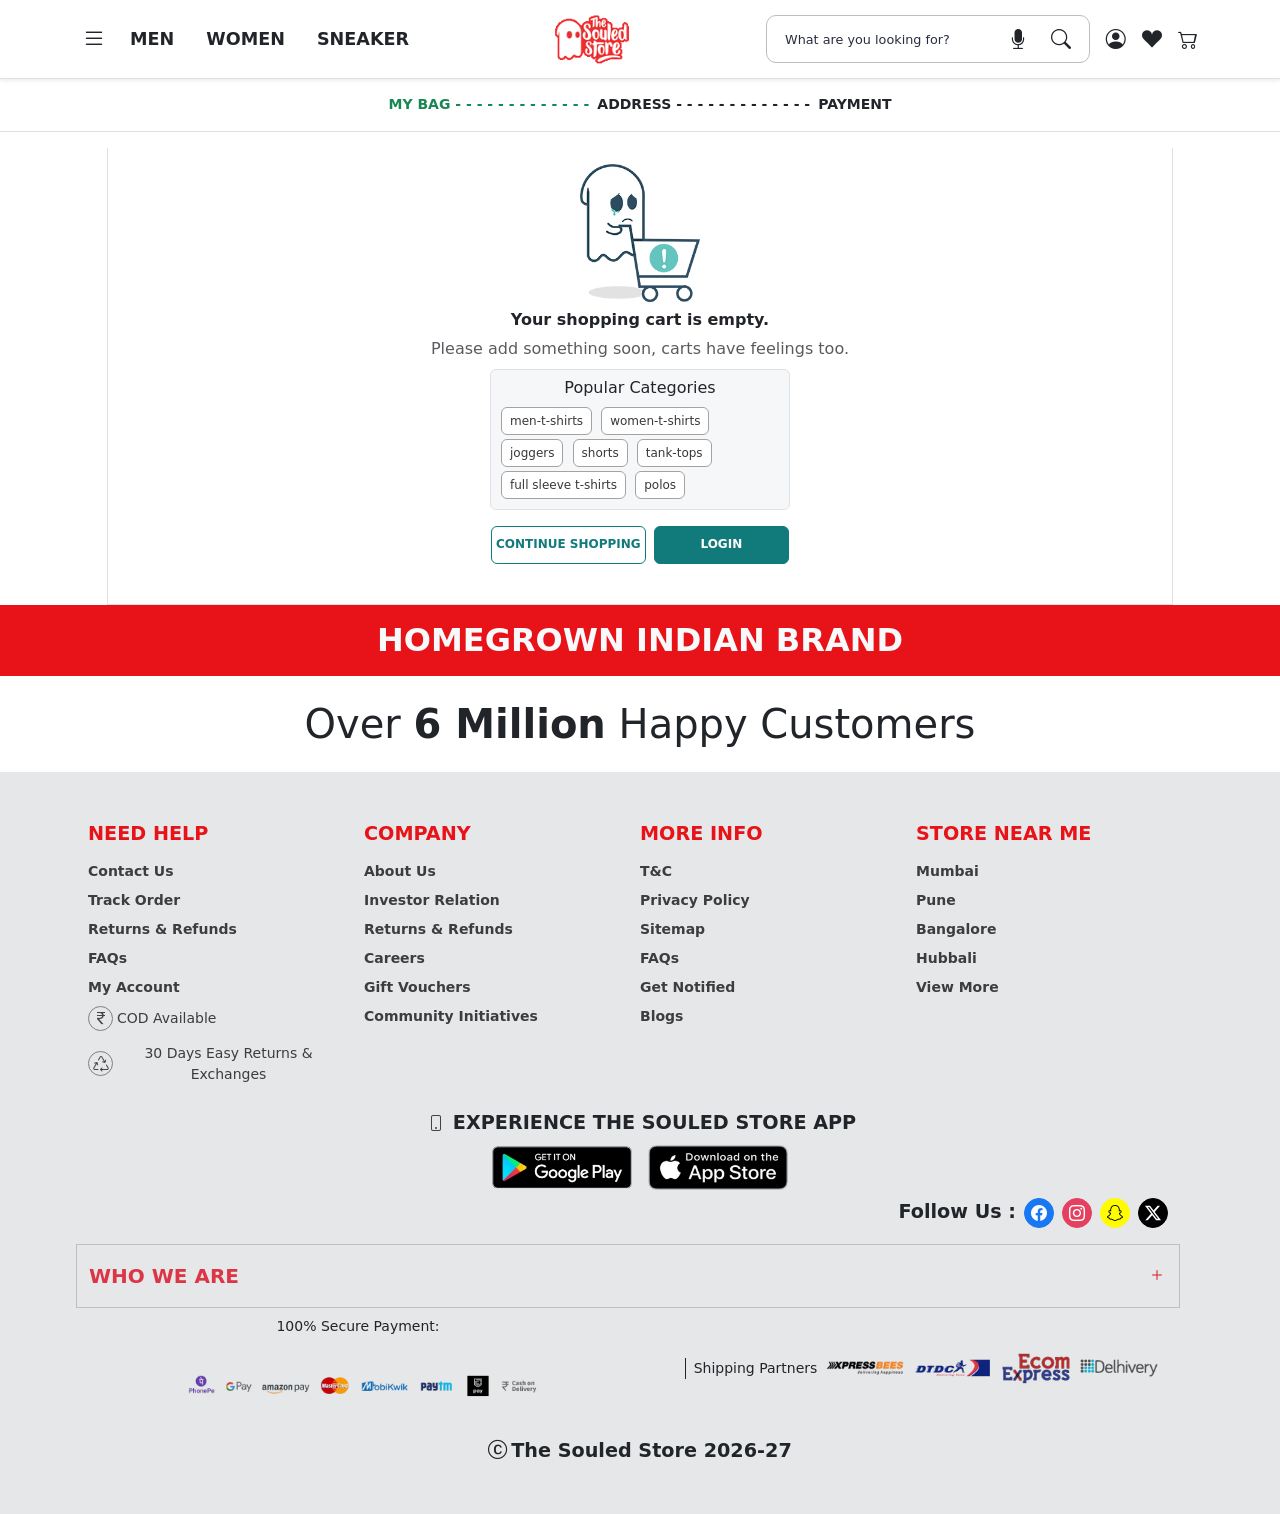
<file: empty-cart.html>
<!DOCTYPE html>
<html lang="en">

<head>
    <meta charset="UTF-8">
    <meta name="viewport" content="width=device-width, initial-scale=1.0">
    <title>The Souled Store | Men</title>
    <!-- Bootstrap Link -->
    <link href="https://cdn.jsdelivr.net/npm/bootstrap@5.3.8/dist/css/bootstrap.min.css" rel="stylesheet">
    <!-- Bootstrap Icon Link -->
    <link rel="stylesheet" href="https://cdn.jsdelivr.net/npm/bootstrap-icons@1.13.1/font/bootstrap-icons.min.css">
    <link rel="stylesheet" href="https://cdn.jsdelivr.net/npm/bootstrap-icons@1.3.0/font/bootstrap-icons.css">
    <!-- Owl crousel link -->
    <link rel="stylesheet"
        href="https://cdnjs.cloudflare.com/ajax/libs/OwlCarousel2/2.3.4/assets/owl.carousel.min.css" />
    <link rel="stylesheet"
        href="https://cdnjs.cloudflare.com/ajax/libs/OwlCarousel2/2.3.4/assets/owl.theme.default.min.css" />
    <!-- Custom Css -->
    <link rel="stylesheet" href="./css/style.css">
    <link rel="shortcut icon" href="./assets/fevicon.png" type="image/x-icon">
</head>

<body>
    <!-- Navbar Start -->
    <nav
        class="navbar navbar-expand-lg navbar-expand-sm  navbar-expand-md fixed-top bg-white border-bottom  shadow-sm ">
        <div class="container">
            <!-- Left Menu -->
            <ul class="navbar-nav d-flex align-items-center gap-3 fs-5 fw-bold ">
                <!-- Offcanvas Button -->
                <li class="nav-item canvas-btn ">
                    <button class="btn p-0 fs-4 border-0" data-bs-toggle="offcanvas"
                        data-bs-target="#offcanvasScrolling" aria-controls="offcanvasScrolling"
                        aria-label="Open categories menu">
                        <i class="bi bi-list fw-bold fs-4"></i>
                    </button>
                </li>

                <li class="nav-item ">
                    <a class="nav-link text-dark nav-underline  " href="#">MEN</a>
                </li>

                <li class="nav-item ">
                    <a class="nav-link text-dark nav-underline" href="#">WOMEN</a>
                </li>

                <li class="nav-item">
                    <a class="nav-link text-dark nav-underline" href="#">SNEAKER</a>
                </li>
            </ul>

            <!-- Logo -->
            <a class="navbar-brand mx-auto" href="index.html">
                <img src="./assets/Soul-logo.gif" class="img-fluid" alt="Souled Store" />
            </a>

            <!-- Right Icons -->
            <div class="nav-heart d-flex align-items-center gap-3">
                <!-- Search -->
                <div class="input-group ">
                    <input type="text" class="form-control border-0 " placeholder="What are you looking for?" />
                    <span class="input-group-text bg-transparent border-0">
                        <i class="bi bi-mic-fill fs-5"></i>
                    </span>
                    <span class="input-group-text bg-transparent border-0">
                        <i class="bi bi-search fs-5"></i>
                    </span>
                </div>

                <a href="./login.html"><i class="bi bi-person-circle fs-5 text-dark nav-underline"></i></a>
                <a href="./empty-whislist.html"><i class="bi bi-suit-heart-fill fs-5 text-dark nav-underline"></i></a>
                <a href="./empty-cart.html"><i class="bi bi-cart2 fs-5 text-dark nav-underline"></i></a>
            </div>
        </div>
    </nav>
    <!-- Navbar END -->
    <div class="hero-section d-flex align-items-center justify-content-center gap-2 py-3 border-bottom">
        <p class="text-success fw-bold mb-0 small text-uppercase">my bag - - - - - - - - - - - - -</p>
        <p class="text-dark fw-bold mb-0 small text-uppercase">address - - - - - - - - - - - - -</p>
        <p class="text-dark fw-bold mb-0 small text-dark text-uppercase">payment</p>
    </div>

    <div class="cart-content container-fluid">
        <div class="row">
            <div class="col-md-1 "></div>
            <div class="col-md-10 border border-top-0 py-3 mt-3">
                <div class="d-flex justify-content-center align-items-center ">
                    <img src="./assets/empty-cart icon.png" class="empty-cart-img img-fluid" alt="">
                </div>
                <h6 class="text-center mt-2 fw-bold">Your shopping cart is empty.</h6>
                <p class="text-center mb-2 text-muted">Please add something soon, carts have feelings too.</p>

                <div class="cart-btns d-flex justify-content-center">
                    <div class=" cart-div border p-2 rounded  img-fluid ">
                        <h6 class="d-block text-center">Popular Categories</h6>
                        <a href="#" class="btn-02"> men-t-shirts</a>
                        <a href="#" class="btn-02"> women-t-shirts</a>
                        <a href="#" class="btn-02"> joggers</a>
                        <a href="#" class="btn-02"> shorts</a>
                        <a href="#" class="btn-02"> tank-tops</a>
                        <a href="#" class="btn-02"> full sleeve t-shirts</a>
                        <a href="#" class="btn-02"> polos</a>
                    </div>
                </div>

                <div class=" d-flex justify-content-center gap-2 pt-3 pb-4 align-items-center">
                    <a href="./index.html" class="btn btn-outline-secondary btn-shop">CONTINUE SHOPPING</a>
                    <a href="./login.html" class="btn btn-outline-success btn-log">LOGIN</a>
                </div>
            </div>
            <div class="col-md-1"></div>
        </div>
    </div>
    <!-- Footer Start -->
    <footer class=" w-100">
        <div class="footer-heading  ">
            <h1 class="text-center fw-semibold text-light py-3 fs-2   ">HOMEGROWN INDIAN BRAND</h1>
            <h2 class="text-center fs-1 py-3">Over <span class="fw-bold"> 6 Million</span> Happy Customers</h2>
        </div>
        <div class="footer-content w-100 ">
            <div class=" foot row w-100 ">
                <div class="col-md-3">
                    <p class="mb-2 fw-bold ">NEED HELP</p>
                    <ul class=" content-list list-unstyled">
                        <li class=" py-1 small">Contact Us</li>
                        <li class=" py-1 small">Track Order</li>
                        <li class=" py-1 small">Returns & Refunds</li>
                        <li class=" py-1 small">FAQs</li>
                        <li class=" py-1 small">My Account</li>
                        <li class=" py-1 d-flex align-items-center text-center gap-1">
                            <span><i class="bi bi-currency-rupee"></i></span>
                            <span class="fw-normal small mb-0"> COD Available</span>
                        </li>
                        <li class=" py-2 d-flex align-items-center text-center gap-1">
                            <span><i class="bi bi-recycle"></i></span>
                            <span class="fw-normal small"> 30 Days Easy Returns & Exchanges</span>
                        </li>
                    </ul>
                </div>

                <div class="col-md-3">
                    <p class="mb-2 fw-bold ">COMPANY</p>
                    <ul class="content-list list-unstyled">
                        <li class=" py-1 small">About Us</li>
                        <li class=" py-1 small">Investor Relation</li>
                        <li class=" py-1 small">Returns & Refunds</li>
                        <li class=" py-1 small">Careers</li>
                        <li class=" py-1 small">Gift Vouchers</li>
                        <li class=" py-1 small">Community Initiatives</li>
                    </ul>
                </div>
                <div class="col-md-3">
                    <p class="mb-2 fw-bold ">MORE INFO</p>
                    <ul class=" content-list list-unstyled">
                        <li class=" py-1 small">T&C</li>
                        <li class=" py-1 small">Privacy Policy</li>
                        <li class=" py-1 small">Sitemap</li>
                        <li class=" py-1 small">FAQs</li>
                        <li class=" py-1 small">Get Notified</li>
                        <li class=" py-1 small">Blogs</li>
                    </ul>
                </div>
                <div class="col-md-3">
                    <p class="mb-2 fw-bold ">STORE NEAR ME</p>
                    <ul class=" content-list list-unstyled">
                        <li class=" py-1 small">Mumbai</li>
                        <li class=" py-1 small">Pune</li>
                        <li class=" py-1 small">Bangalore</li>
                        <li class=" py-1 small">Hubbali</li>
                        <li class=" py-1 small">View More</li>
                    </ul>
                </div>
            </div>

            <div class="row">
                <div class="col-md-12 text-center">

                    <p class="m-0 d-flex align-items-center justify-content-center gap-1">
                        <i class="bi bi-phone fs-6"></i>
                        <span class="text-dark text-uppercase">
                            Experience The Souled Store App
                        </span>
                    </p>

                    <div class="foot-downloads d-flex justify-content-center gap-3 mt-2">
                        <img src="./assets/foot-download1.png" class="foot-app img-fluid" alt="">
                        <img src="./assets/foot-download3.png" class="foot-app img-fluid" alt="">
                    </div>

                </div>

                <div class="follow-links row">
                    <div class="col-md-12">
                        <div class="content d-flex gap-2 align-items-center justify-content-end py-2">
                            <p class="text-dark mb-0">Follow Us :</p>

                            <i class="bi bi-facebook social-icon"></i>
                            <i class="bi bi-instagram social-icon"></i>
                            <i class="bi bi-snapchat social-icon"></i>
                            <i class="bi bi-twitter-x social-icon"></i>
                        </div>
                    </div>
                </div>
                <div class="row py-2">
                    <div class=" card col-md-12 bg-transparent py-3 d-flex rounded-0">
                        <div class=" d-flex justify-content-between">
                            <span class="text-uppercase fs-5 text-danger fw-bold">who we are</span>
                            <i class="bi bi-plus text-danger fs-5"></i>
                        </div>

                    </div>
                </div>

             <div class="container">
    <div class="row">
        <div class="col-md-6 mb-2">
            <div class="d-flex align-items-center justify-content-center gap-2 flex-wrap">
                <span class="small">100% Secure Payment:</span>
                <img src="./assets/foot-payemnt.png" class="img-fluid pay-img" alt="">
            </div>
        </div>
        <div class="col-md-6 mb-2 d-flex justify-content-center">
            <div class="d-flex align-items-center justify-content-center flex-wrap gap-2">
                <span class="small border-start border-1 border-dark ps-2">Shipping Partners</span>
                <img src="./assets/icon4 (1).png" class="img-fluid" style="max-width:80px;" alt="">
                <img src="./assets/icon4 (2).png" class="img-fluid" style="max-width:80px;" alt="">
                <img src="./assets/icon4 (3).png" class="img-fluid" style="max-width:80px;" alt="">
                <img src="./assets/icon4 (4).png" class="img-fluid" style="max-width:80px;" alt="">
            </div>
        </div>
        <div class="col-12 d-flex justify-content-center mt-2">
            <p class="d-flex align-items-center gap-1 m-0 small text-dark">
                <i class="bi bi-c-circle"></i>
                The Souled Store 2026-27
            </p>
        </div>
    </div>
</div>


            </div>


    </footer>
    <!-- Footer END -->



    <!-- ================= OFFCANVAS START ================= -->
    <div class="offcanvas offcanvas-start left-canvas" data-bs-scroll="true" data-bs-backdrop="true" tabindex="0"
        id="offcanvasScrolling">
        <div class="offcanvas-header d-flex align-items-center justify-content-between">
            <img src="./assets/Soul-logo.gif" class="logo-img" alt="">
            <a href="#" class=" border-btn">Login/sign-up</a>
        </div>
        <div class="offcanvas-body p-0">

            <a class="off-head py-0 d-block d-flex align-items-center justify-content-center gap-2" href="#">Earn 10%
                Cashback on Every App Order
                <span class="d-flex justify-content-center align-items-center gap-2">
                    <i class="bi bi-apple"></i> <i class="bi bi-google-play"></i>
                </span>
            </a>

            <!-- Off canvas Nav-Tabs  -->

            <ul class="nav nav-pills shadow-sm py-3 mb-3 justify-content-around" id="pills-tab" role="tablist">
                <li class="nav-item" role="presentation">
                    <button class="nav-link active" id="pills-Men-tab" data-bs-toggle="pill" data-bs-target="#pills-Men"
                        type="button" role="tab" aria-controls="pills-Men" aria-selected="true">Men</button>
                </li>
                <li class="nav-item" role="presentation">
                    <button class="nav-link" id="pills-women-tab" data-bs-toggle="pill" data-bs-target="#pills-women"
                        type="button" role="tab" aria-controls="pills-women" aria-selected="false">women</button>
                </li>
                <li class="nav-item" role="presentation">
                    <button class="nav-link" id="pills-Sneaker-tab" data-bs-toggle="pill"
                        data-bs-target="#pills-Sneaker" type="button" role="tab" aria-controls="pills-Sneaker"
                        aria-selected="false">Sneaker</button>
                </li>
            </ul>


            <!-- Off Canvas Nav Tabs Content -->
            <div class="tab-content" id="pills-tabContent">
                <div class="tab-pane fade show active" id="pills-Men" role="tabpanel" aria-labelledby="pills-Men-tab"
                    tabindex="0">
                    <!-- owl carousel start men -->
                    <div class="owl-carousel owl-theme px-3">
                        <div class="item">
                            <img src="./assets/men-icon-1.png" class="img-fluid rounded" alt="">
                            <p class="text-muted text-center">New Arrivals</p>
                        </div>
                        <div class="item">
                            <img src="./assets/men-icon-2.png" class="img-fluid rounded" alt="">
                            <p class="text-muted text-center ">Hot Merch</p>
                        </div>
                        <div class="item">
                            <img src="./assets/men-icon-3.png" class="img-fluid rounded" alt="">
                            <p class="text-muted text-center ">Anime</p>
                        </div>
                        <div class="item">
                            <img src="./assets/men-icon-4.png" class="img-fluid rounded" alt="">
                            <p class="text-muted text-center ">Harry Porter</p>
                        </div>
                        <div class="item">
                            <img src="./assets/men-icon-5.png" class="img-fluid rounded" alt="">
                            <p class="text-muted text-center ">Marvel</p>
                        </div>
                        <div class="item">
                            <img src="./assets/men-icon-6.png" class="img-fluid rounded" alt="">
                            <p class="text-muted text-center ">Culture code</p>
                        </div>
                        <div class="item">
                            <img src="./assets/men-icon-7.png" class="img-fluid rounded" alt="">
                            <p class="text-muted text-center ">Cult Callsics</p>
                        </div>
                        <div class="item">
                            <img src="./assets/men-icon-8.png" class="img-fluid rounded" alt="">
                            <p class="text-muted text-center ">Kids-wear</p>
                        </div>
                    </div>
                    <!-- owl crosel end -->

                    <!-- ================= MAIN ACCORDION START ================= -->
                    <div class="accordion" id="mainAccordion">

                        <!-- ===== SHOP ALL ACCORDION START ===== -->
                        <div class="accordion-item">
                            <h2 class="accordion-header">
                                <button class="accordion-button" type="button" data-bs-toggle="collapse"
                                    data-bs-target="#shopAllCollapse" aria-expanded="true"
                                    aria-controls="shopAllCollapse">
                                    Shop All
                                </button>
                            </h2>

                            <div id="shopAllCollapse" class="accordion-collapse collapse show">

                                <div class="accordion-body p-0">

                                    <!-- ===== CATEGORY ACCORDION START ===== -->
                                    <div class="accordion cate-accordion p-0 border-0" id="categoryAccordion">

                                        <div class="accordion-item">
                                            <h2 class="accordion-header">
                                                <button class="accordion-button" type="button" data-bs-toggle="collapse"
                                                    data-bs-target="#categoryCollapse" aria-expanded="true"
                                                    aria-controls="categoryCollapse">
                                                    Category
                                                </button>
                                            </h2>
                                            <div id="categoryCollapse" class="accordion-collapse collapse show p-0">

                                                <div class="accordion-body">
                                                    <div class="row row-cols-2 row-cols-sm-3 row-cols-md-5 ">

                                                        <div class="col text-center">
                                                            <img src="./assets/shop nested icon 1.png"
                                                                class="img-fluid rounded" alt="">
                                                            <h5 class="fs-6 mt-2">Shirts</h5>
                                                        </div>

                                                        <div class="col text-center">
                                                            <img src="./assets/shop nested icon 1.png"
                                                                class="img-fluid rounded" alt="">
                                                            <h5 class="fs-6 mt-2">T-Shirts</h5>
                                                        </div>

                                                        <div class="col text-center">
                                                            <img src="./assets/shop nested icon 1.png"
                                                                class="img-fluid rounded" alt="">
                                                            <h5 class="fs-6 mt-2">Hoodies</h5>
                                                        </div>

                                                        <div class="col text-center">
                                                            <img src="./assets/shop nested icon 1.png"
                                                                class="img-fluid rounded" alt="">
                                                            <h5 class="fs-6 mt-2">Jackets</h5>
                                                        </div>

                                                        <div class="col text-center">
                                                            <img src="./assets/shop nested icon 1.png"
                                                                class="img-fluid rounded" alt="">
                                                            <h5 class="fs-6 mt-2">Sweatshirts</h5>
                                                        </div>
                                                        <div class="col text-center">
                                                            <img src="./assets/shop nested icon 1.png"
                                                                class="img-fluid rounded" alt="">
                                                            <h5 class="fs-6 mt-2">Sweatshirts</h5>
                                                        </div>
                                                        <div class="col text-center">
                                                            <img src="./assets/shop nested icon 1.png"
                                                                class="img-fluid rounded" alt="">
                                                            <h5 class="fs-6 mt-2">Sweatshirts</h5>
                                                        </div>
                                                        <div class="col text-center">
                                                            <img src="./assets/shop nested icon 1.png"
                                                                class="img-fluid rounded" alt="">
                                                            <h5 class="fs-6 mt-2">Sweatshirts</h5>
                                                        </div>

                                                    </div>
                                                </div>

                                            </div>
                                        </div>

                                    </div>
                                    <!-- ===== CATEGORY ACCORDION END ===== -->

                                </div>
                            </div>
                        </div>
                        <!-- ===== SHOP ALL ACCORDION END ===== -->


                        <!-- ===== TOPWEAR ACCORDION START ===== -->
                        <div class="accordion-item">
                            <h2 class="accordion-header">
                                <button class="accordion-button collapsed" type="button" data-bs-toggle="collapse"
                                    data-bs-target="#topwearCollapse" aria-expanded="false"
                                    aria-controls="topwearCollapse">
                                    Topwear
                                </button>
                            </h2>

                            <div id="topwearCollapse" class="accordion-collapse collapse">

                                <div class="accordion-body p-0">

                                    <div class="accordion accordion-flush" id="topwearInnerAccordion">

                                        <!-- Shop by Category -->
                                        <div class="accordion-item">
                                            <h2 class="accordion-header">
                                                <button class="accordion-button collapsed" type="button"
                                                    data-bs-toggle="collapse" data-bs-target="#topwearCategoryCollapse"
                                                    aria-expanded="false" aria-controls="topwearCategoryCollapse">
                                                    Shop by Category
                                                </button>
                                            </h2>

                                            <div id="topwearCategoryCollapse" class="accordion-collapse collapse"
                                                data-bs-parent="#topwearInnerAccordion">

                                                <div class="accordion-body">
                                                    <div class="row">
                                                        <div class="col-md-2">
                                                            <img src="./assets/men-icon-2.png" class="img-fluid rounded"
                                                                alt="">
                                                            <p class="text-center text-muted">
                                                                T-shirts
                                                            </p>
                                                        </div>
                                                    </div>
                                                </div>
                                            </div>
                                        </div>

                                        <!-- Shop by Fit -->
                                        <div class="accordion-item">
                                            <h2 class="accordion-header">
                                                <button class="accordion-button collapsed" type="button"
                                                    data-bs-toggle="collapse" data-bs-target="#topwearFitCollapse"
                                                    aria-expanded="false" aria-controls="topwearFitCollapse">
                                                    Shop by Fit
                                                </button>
                                            </h2>

                                            <div id="topwearFitCollapse" class="accordion-collapse collapse"
                                                data-bs-parent="#topwearInnerAccordion">

                                                <div class="accordion-body">
                                                    <div class="row">
                                                        <div class="col-md-3">
                                                            <img src="./assets/men-icon-4.png" class="img-fluid rounded"
                                                                alt="">
                                                            <p class="text-center text-muted">
                                                                Oversized T-shirts
                                                            </p>
                                                        </div>
                                                    </div>
                                                </div>
                                            </div>
                                        </div>

                                    </div>
                                </div>
                            </div>
                        </div>
                        <!-- ===== TOPWEAR ACCORDION END ===== -->


                        <!-- ===== BOTTOMWEAR ACCORDION START ===== -->
                        <div class="accordion-item">
                            <h2 class="accordion-header">
                                <button class="accordion-button collapsed" type="button" data-bs-toggle="collapse"
                                    data-bs-target="#bottomwearCollapse" aria-expanded="false"
                                    aria-controls="bottomwearCollapse">
                                    Bottomwear
                                </button>
                            </h2>

                            <div id="bottomwearCollapse" class="accordion-collapse collapse">

                                <div class="accordion-body p-0">

                                    <div class="accordion" id="bottomwearInnerAccordion">

                                        <div class="accordion-item">
                                            <h2 class="accordion-header">
                                                <button class="accordion-button" type="button" data-bs-toggle="collapse"
                                                    data-bs-target="#bottomwearCategoryCollapse" aria-expanded="true"
                                                    aria-controls="bottomwearCategoryCollapse">
                                                    Shop by Category
                                                </button>
                                            </h2>

                                            <div id="bottomwearCategoryCollapse"
                                                class="accordion-collapse collapse show"
                                                data-bs-parent="#bottomwearInnerAccordion">

                                                <div class="accordion-body">
                                                    <div class="row">
                                                        <div class="col-md-3">
                                                            <img src="./assets/men-icon-7.png" class="img-fluid rounded"
                                                                alt="">
                                                            <p class="text-center">
                                                                All Bottomwear
                                                            </p>
                                                        </div>
                                                    </div>
                                                </div>

                                            </div>
                                        </div>

                                    </div>
                                </div>
                            </div>
                        </div>
                        <!-- ===== BOTTOMWEAR ACCORDION END ===== -->

                        <!-- ===== ALL ACCESSORIES ACCORDION START ===== --> <!--  -->
                        <div class="accordion" id="accssesorie-acordion">
                            <div class="accordion-item">
                                <h2 class="accordion-header">
                                    <button class="accordion-button" type="button" data-bs-toggle="collapse"
                                        data-bs-target="#collapseOne" aria-expanded="true" aria-controls="collapseOne">
                                        All Accessories
                                    </button>
                                </h2>
                                <div id="collapseOne" class="accordion-collapse collapse show"
                                    data-bs-parent="#accssesorie-acordion">
                                    <div class="accordion-body">
                                        <!-- all accssesories owl carosel start -->
                                        <div class="owl-carousel owl-theme All-accessories-carousel px-2">
                                            <div class="item">
                                                <img src="./assets/men-icon-8.png" class="img-fluid rounded" alt="">
                                                <p class="text-center">SOUL</p>
                                            </div>
                                            <div class="item">
                                                <img src="./assets/men-icon-5.png" class="img-fluid rounded" alt="">
                                                <p class="text-center">SOUL</p>
                                            </div>
                                            <div class="item">
                                                <img src="./assets/men-icon-2.png" class="img-fluid rounded" alt="">
                                                <p class="text-center">SOUL</p>
                                            </div>
                                            <div class="item">
                                                <img src="./assets/men-icon-3.png" class="img-fluid rounded" alt="">
                                                <p class="text-center">SOUL</p>
                                            </div>
                                            <div class="item">
                                                <img src="./assets/men-icon-4.png" class="img-fluid rounded" alt="">
                                                <p class="text-center">SOUL</p>
                                            </div>
                                            <div class="item">
                                                <img src="./assets/men-icon-5.png" class="img-fluid rounded" alt="">
                                                <p class="text-center">SOUL</p>
                                            </div>
                                            <div class="item">
                                                <img src="./assets/men-icon-1.png" class="img-fluid rounded" alt="">
                                                <p class="text-center">SOUL</p>
                                            </div>
                                            <div class="item">
                                                <img src="./assets/men-icon-7.png" class="img-fluid rounded" alt="">
                                                <p class="text-center">SOUL</p>
                                            </div>
                                        </div>
                                        <!-- all accssesories owl carosel End -->

                                    </div>
                                </div>
                            </div>

                        </div>
                        <!-- ================= MAIN ACCORDION END ================= -->
                        <div class="accordion accordion-flush " id="shopAccordionFlush">

                            <div class="accordion-item">
                                <h2 class="accordion-header">
                                    <button class="accordion-button collapsed" type="button" data-bs-toggle="collapse"
                                        data-bs-target="#officialMerchCollapse" aria-expanded="false"
                                        aria-controls="officialMerchCollapse">
                                        Official Merch
                                    </button>
                                </h2>
                                <div id="officialMerchCollapse" class="accordion-collapse collapse"
                                    data-bs-parent="#shopAccordionFlush">
                                    <div class="accordion-body p-0">
                                        <div class="accordion-item">
                                            <h2 class="accordion-header">
                                                <button class="accordion-button collapsed fw-normal" type="button"
                                                    data-bs-toggle="collapse" data-bs-target="#marvelcollapse"
                                                    aria-expanded="false" aria-controls="marvelcollapse">
                                                    Marvel
                                                </button>
                                            </h2>

                                            <div id="marvelcollapse" class="accordion-collapse collapse"
                                                data-bs-parent="#accordionFlushExample">

                                                <div class="accordion-body">
                                                    marvels
                                                </div>

                                            </div>
                                        </div>
                                        <div class="accordion-item">
                                            <h2 class="accordion-header">
                                                <button class="accordion-button collapsed fw-normal" type="button"
                                                    data-bs-toggle="collapse" data-bs-target="#DCcollapse"
                                                    aria-expanded="false" aria-controls="DCcollapse">
                                                    DC
                                                </button>
                                            </h2>

                                            <div id="DCcollapse" class="accordion-collapse collapse"
                                                data-bs-parent="#accordionFlushExample">

                                                <div class="accordion-body">
                                                    DC
                                                </div>

                                            </div>
                                        </div>
                                        <div class="accordion-item">
                                            <h2 class="accordion-header">
                                                <button class="accordion-button collapsed fw-normal" type="button"
                                                    data-bs-toggle="collapse" data-bs-target="#Animecollapse"
                                                    aria-expanded="false" aria-controls="Animecollapse">
                                                    Anime
                                                </button>
                                            </h2>

                                            <div id="Animecollapse" class="accordion-collapse collapse"
                                                data-bs-parent="#accordionFlushExample">

                                                <div class="accordion-body">
                                                    Anime
                                                </div>

                                            </div>
                                        </div>
                                    </div>
                                </div>
                            </div>

                            <div class="accordion-item sneakerscollapse">
                                <h2 class="accordion-header">
                                    <button class="accordion-button collapsed" type="button" data-bs-toggle="collapse"
                                        data-bs-target="#sneakersCollapse" aria-expanded="false"
                                        aria-controls="sneakersCollapse">
                                        Sneakers <span class="fs-6 text-danger">New Drops</span>
                                    </button>
                                </h2>
                                <div id="sneakersCollapse" class="accordion-collapse collapse"
                                    data-bs-parent="#shopAccordionFlush">
                                    <div class="accordion-body">
                                        Placeholder content for this accordion.
                                    </div>
                                </div>
                            </div>

                            <div class="accordion-item">
                                <h2 class="accordion-header">
                                    <button class="accordion-button collapsed" type="button" data-bs-toggle="collapse"
                                        data-bs-target="#juniorsCollapse" aria-expanded="false"
                                        aria-controls="juniorsCollapse">
                                        Juniors
                                    </button>
                                </h2>
                                <div id="juniorsCollapse" class="accordion-collapse collapse"
                                    data-bs-parent="#shopAccordionFlush">
                                    <div class="accordion-body">
                                        <div class="row">
                                            <label for="#">Shop Now</label>
                                            <div class="col-md-3"><img src="./assets/Soul-logo.gif" alt="">
                                                <p class="text-center"></p>
                                            </div>
                                        </div>
                                    </div>
                                </div>
                            </div>

                        </div>
                    </div>

                </div>

                <div class="tab-pane fade" id="pills-women" role="tabpanel" aria-labelledby="pills-women-tab"
                    tabindex="0">
                    <div class="owl-carousel owl-theme crousel-cards px-3 mt-3 mb-5 ">
                        <div class="item"> <img src="assets/women-icon-1.png" alt="">
                            <p class="text-dark fw-bold mb-0">Harry-porter</p>
                        </div>
                        <div class="item"> <img src="assets/women-icon-2.png" alt="">
                            <p class="text-dark fw-bold mb-0">Kawaii</p>
                        </div>
                        <div class="item"> <img src="assets/women-icon-3.png" alt="">
                            <p class="text-dark fw-bold mb-0">Oversized Tees</p>
                        </div>
                        <div class="item"> <img src="assets/women-icon-4.png" alt="">
                            <p class="text-dark fw-bold mb-0">New Arrivals</p>
                        </div>
                        <div class="item"> <img src="assets/women-icon-5.png" alt="">
                            <p class="text-dark fw-bold mb-0">Cotton Linen</p>
                        </div>
                        <div class="item"> <img src="assets/women-icon-6.png" alt="">
                            <p class="text-dark fw-bold mb-0">Souled</p>
                        </div>
                    </div>
                </div>
                <div class="tab-pane fade" id="pills-Sneaker" role="tabpanel" aria-labelledby="pills-Sneaker-tab"
                    tabindex="0">
                    <div class="owl-carousel owl-theme crousel-cards px-3 mt-3 mb-5">
                        <div class="item"> <img src="assets/sneaker-icon-1.png" alt="">
                            <p class="text-dark fw-bold">Kanso V2</p>
                        </div>
                        <div class="item"> <img src="assets/sneaker-icon-2.png" alt="">
                            <p class="text-dark fw-bold mb-0 ">UBZ Ascend</p>
                        </div>
                        <div class="item"> <img src="assets/sneaker-icon-3.png" alt="">
                            <p class="text-dark fw-bold">Raptors</p>
                        </div>
                        <div class="item"> <img src="assets/sneaker-icon-4.png" alt="">
                            <p class="text-dark fw-bold ">New kakashi</p>
                        </div>
                        <div class="item"> <img src="assets/sneaker-icon-5.png" alt="">
                            <p class="text-dark fw-bold">UBZ NXT</p>
                        </div>
                        <div class="item"> <img src="assets/sneaker-icon-6.png" alt="">
                            <p class="text-dark fw-bold mb-0">Football Shoe</p>
                        </div>
                    </div>
                </div>
            </div>
        </div>
    </div>
    <!-- ================= OFFCANVAS END ================= -->

    <!-- bootstrap js link  -->
    <script src="https://cdn.jsdelivr.net/npm/bootstrap@5.3.8/dist/js/bootstrap.bundle.min.js"></script>
    <!-- Owl crousel Link -->
    <script src="https://cdnjs.cloudflare.com/ajax/libs/jquery/3.7.1/jquery.min.js"></script>
    <script src="https://cdnjs.cloudflare.com/ajax/libs/OwlCarousel2/2.3.4/owl.carousel.min.js"></script>

    <!-- Owl crousel Men JS/CSS -->
    <script>   $('.owl-carousel').owlCarousel({
            loop: true,
            margin: 10,
            nav: false,
            loop: false,
            dots: true,
            autoplay: true,
            autoplayTimeout: 3000,
            responsive: {
                0: {
                    items: 1
                },
                600: {
                    items: 3
                },
                1000: {
                    items: 5
                }
            }
        })</script>
</body>
</file>
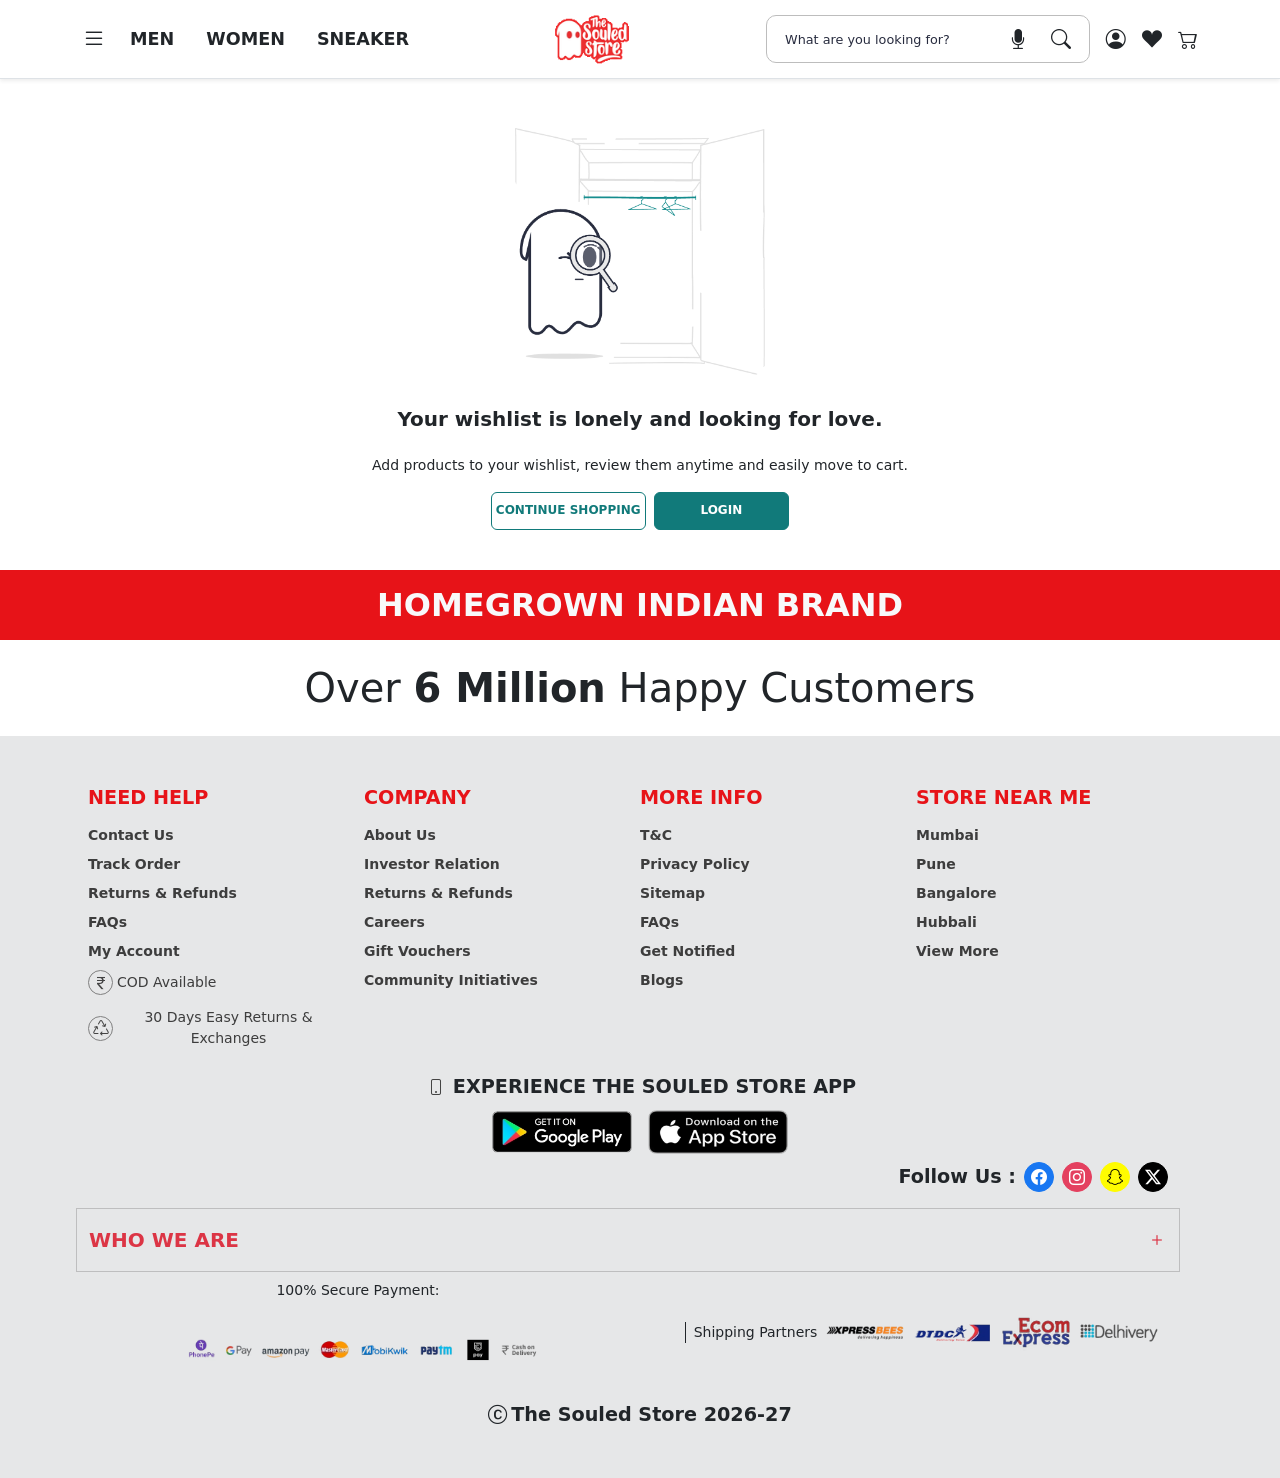
<file: empty-whislist.html>
<!DOCTYPE html>
<html lang="en">

<head>
    <meta charset="UTF-8">
    <meta name="viewport" content="width=device-width, initial-scale=1.0">
    <title>The Souled Store | Whislist</title>
    <!-- Bootstrap Link -->
    <link href="https://cdn.jsdelivr.net/npm/bootstrap@5.3.8/dist/css/bootstrap.min.css" rel="stylesheet">
    <!-- Bootstrap Icon Link -->
    <link rel="stylesheet" href="https://cdn.jsdelivr.net/npm/bootstrap-icons@1.13.1/font/bootstrap-icons.min.css">
    <link rel="stylesheet" href="https://cdn.jsdelivr.net/npm/bootstrap-icons@1.3.0/font/bootstrap-icons.css">
    <!-- Owl crousel link -->
    <link rel="stylesheet"
        href="https://cdnjs.cloudflare.com/ajax/libs/OwlCarousel2/2.3.4/assets/owl.carousel.min.css" />
    <link rel="stylesheet"
        href="https://cdnjs.cloudflare.com/ajax/libs/OwlCarousel2/2.3.4/assets/owl.theme.default.min.css" />
    <!-- Custom Css -->
    <link rel="stylesheet" href="./css/style.css">
    <link rel="shortcut icon" href="./assets/fevicon.png" type="image/x-icon">
</head>

<body>
    <nav
        class="navbar navbar-expand-lg navbar-expand-sm  navbar-expand-md fixed-top bg-white border-bottom  shadow-sm ">
        <div class="container">
            <!-- Left Menu -->
            <ul class="navbar-nav d-flex align-items-center gap-3 fs-5 fw-bold ">
                <!-- Offcanvas Button -->
                <li class="nav-item canvas-btn ">
                    <button class="btn p-0 fs-4 border-0" data-bs-toggle="offcanvas"
                        data-bs-target="#offcanvasScrolling" aria-controls="offcanvasScrolling"
                        aria-label="Open categories menu">
                        <i class="bi bi-list fw-bold fs-4"></i>
                    </button>
                </li>

                <li class="nav-item ">
                    <a class="nav-link text-dark nav-underline  " href="#">MEN</a>
                </li>

                <li class="nav-item ">
                    <a class="nav-link text-dark nav-underline" href="#">WOMEN</a>
                </li>

                <li class="nav-item">
                    <a class="nav-link text-dark nav-underline" href="#">SNEAKER</a>
                </li>
            </ul>

            <!-- Logo -->
            <a class="navbar-brand mx-auto" href="index.html">
                <img src="./assets/Soul-logo.gif" class="img-fluid" alt="Souled Store" />
            </a>

            <!-- Right Icons -->
            <div class="nav-heart d-flex align-items-center gap-3">
                <!-- Search -->
                <div class="input-group ">
                    <input type="text" class="form-control border-0 " placeholder="What are you looking for?" />
                    <span class="input-group-text bg-transparent border-0">
                        <i class="bi bi-mic-fill fs-5"></i>
                    </span>
                    <span class="input-group-text bg-transparent border-0">
                        <i class="bi bi-search fs-5"></i>
                    </span>
                </div>

                <a href="./login.html"><i class="bi bi-person-circle fs-5 text-dark nav-underline"></i></a>
                <a href="./empty-whislist.html"><i class="bi bi-suit-heart-fill fs-5 text-dark nav-underline"></i></a>
                <a href="./empty-cart.html"><i class="bi bi-cart2 fs-5 text-dark nav-underline"></i></a>
            </div>
        </div>
    </nav>

    <div class="cart-content container-fluid mt-5 pt-5">
        <div class="row">
            <div class="col-md-1 "></div>
            <div class="col-md-10 top-0 py-3 mt-3">
                <div class="d-flex justify-content-center align-items-center ">
                    <img src="./assets/empty-whislist.png" class="whislist-img img-fluid" alt="">
                </div>
                <h6 class="text-center mt-2 fw-bold fs-5 pb-3">Your wishlist is lonely and looking for love.</h6>
                <p class="text-center small mb-4text-muted">Add products to your wishlist, review them anytime and
                    easily move to cart.</p>


                <div class=" d-flex justify-content-center gap-2  pb-4 align-items-center">
                    <a href="./index.html" class="btn btn-outline-secondary btn-shop ">CONTINUE SHOPPING</a>
                    <a href="./login.html" class="btn btn-outline-success btn-log">LOGIN</a>
                </div>
            </div>
            <div class="col-md-1"></div>
        </div>
    </div>
    <!-- Footer Start -->
   <footer class=" w-100">
        <div class="footer-heading  ">
            <h1 class="text-center fw-semibold text-light py-3 fs-2   ">HOMEGROWN INDIAN BRAND</h1>
            <h2 class="text-center fs-1 py-3">Over <span class="fw-bold"> 6 Million</span> Happy Customers</h2>
        </div>
        <div class="footer-content w-100 ">
            <div class=" foot row w-100 ">
                <div class="col-md-3">
                    <p class="mb-2 fw-bold ">NEED HELP</p>
                    <ul class=" content-list list-unstyled">
                        <li class=" py-1 small">Contact Us</li>
                        <li class=" py-1 small">Track Order</li>
                        <li class=" py-1 small">Returns & Refunds</li>
                        <li class=" py-1 small">FAQs</li>
                        <li class=" py-1 small">My Account</li>
                        <li class=" py-1 d-flex align-items-center text-center gap-1">
                            <span><i class="bi bi-currency-rupee"></i></span>
                            <span class="fw-normal small mb-0"> COD Available</span>
                        </li>
                        <li class=" py-2 d-flex align-items-center text-center gap-1">
                            <span><i class="bi bi-recycle"></i></span>
                            <span class="fw-normal small"> 30 Days Easy Returns & Exchanges</span>
                        </li>
                    </ul>
                </div>

                <div class="col-md-3">
                    <p class="mb-2 fw-bold ">COMPANY</p>
                    <ul class="content-list list-unstyled">
                        <li class=" py-1 small">About Us</li>
                        <li class=" py-1 small">Investor Relation</li>
                        <li class=" py-1 small">Returns & Refunds</li>
                        <li class=" py-1 small">Careers</li>
                        <li class=" py-1 small">Gift Vouchers</li>
                        <li class=" py-1 small">Community Initiatives</li>
                    </ul>
                </div>
                <div class="col-md-3">
                    <p class="mb-2 fw-bold ">MORE INFO</p>
                    <ul class=" content-list list-unstyled">
                        <li class=" py-1 small">T&C</li>
                        <li class=" py-1 small">Privacy Policy</li>
                        <li class=" py-1 small">Sitemap</li>
                        <li class=" py-1 small">FAQs</li>
                        <li class=" py-1 small">Get Notified</li>
                        <li class=" py-1 small">Blogs</li>
                    </ul>
                </div>
                <div class="col-md-3">
                    <p class="mb-2 fw-bold ">STORE NEAR ME</p>
                    <ul class=" content-list list-unstyled">
                        <li class=" py-1 small">Mumbai</li>
                        <li class=" py-1 small">Pune</li>
                        <li class=" py-1 small">Bangalore</li>
                        <li class=" py-1 small">Hubbali</li>
                        <li class=" py-1 small">View More</li>
                    </ul>
                </div>
            </div>

            <div class="row">
                <div class="col-md-12 text-center">

                    <p class="m-0 d-flex align-items-center justify-content-center gap-1">
                        <i class="bi bi-phone fs-6"></i>
                        <span class="text-dark text-uppercase">
                            Experience The Souled Store App
                        </span>
                    </p>

                    <div class="foot-downloads d-flex justify-content-center gap-3 mt-2">
                        <img src="./assets/foot-download1.png" class="foot-app img-fluid" alt="">
                        <img src="./assets/foot-download3.png" class="foot-app img-fluid" alt="">
                    </div>

                </div>

                <div class="follow-links row">
                    <div class="col-md-12">
                        <div class="content d-flex gap-2 align-items-center justify-content-end py-2">
                            <p class="text-dark mb-0">Follow Us :</p>

                            <i class="bi bi-facebook social-icon"></i>
                            <i class="bi bi-instagram social-icon"></i>
                            <i class="bi bi-snapchat social-icon"></i>
                            <i class="bi bi-twitter-x social-icon"></i>
                        </div>
                    </div>
                </div>
                <div class="row py-2">
                    <div class=" card col-md-12 bg-transparent py-3 d-flex rounded-0">
                        <div class=" d-flex justify-content-between">
                            <span class="text-uppercase fs-5 text-danger fw-bold">who we are</span>
                            <i class="bi bi-plus text-danger fs-5"></i>
                        </div>

                    </div>
                </div>

             <div class="container">
    <div class="row">
        <div class="col-md-6 mb-2">
            <div class="d-flex align-items-center justify-content-center gap-2 flex-wrap">
                <span class="small">100% Secure Payment:</span>
                <img src="./assets/foot-payemnt.png" class="img-fluid pay-img" alt="">
            </div>
        </div>
        <div class="col-md-6 mb-2 d-flex justify-content-center">
            <div class="d-flex align-items-center justify-content-center flex-wrap gap-2">
                <span class="small border-start border-1 border-dark ps-2">Shipping Partners</span>
                <img src="./assets/icon4 (1).png" class="img-fluid" style="max-width:80px;" alt="">
                <img src="./assets/icon4 (2).png" class="img-fluid" style="max-width:80px;" alt="">
                <img src="./assets/icon4 (3).png" class="img-fluid" style="max-width:80px;" alt="">
                <img src="./assets/icon4 (4).png" class="img-fluid" style="max-width:80px;" alt="">
            </div>
        </div>
        <div class="col-12 d-flex justify-content-center mt-2">
            <p class="d-flex align-items-center gap-1 m-0 small text-dark">
                <i class="bi bi-c-circle"></i>
                The Souled Store 2026-27
            </p>
        </div>
    </div>
</div>


            </div>


    </footer>
    <!-- Footer END -->




    <!-- ================= OFFCANVAS START ================= -->
    <div class="offcanvas offcanvas-start left-canvas" data-bs-scroll="true" data-bs-backdrop="true" tabindex="0"
        id="offcanvasScrolling">
        <div class="offcanvas-header d-flex align-items-center justify-content-between">
            <img src="./assets/Soul-logo.gif" class="logo-img" alt="">
            <a href="#" class=" border-btn">Login/sign-up</a>
        </div>
        <div class="offcanvas-body p-0">

            <a class="off-head py-0 d-block d-flex align-items-center justify-content-center gap-2" href="#">Earn 10%
                Cashback on Every App Order
                <span class="d-flex justify-content-center align-items-center gap-2">
                    <i class="bi bi-apple"></i> <i class="bi bi-google-play"></i>
                </span>
            </a>

            <!-- Off canvas Nav-Tabs  -->

            <ul class="nav nav-pills shadow-sm py-3 mb-3 justify-content-around" id="pills-tab" role="tablist">
                <li class="nav-item" role="presentation">
                    <button class="nav-link active" id="pills-Men-tab" data-bs-toggle="pill" data-bs-target="#pills-Men"
                        type="button" role="tab" aria-controls="pills-Men" aria-selected="true">Men</button>
                </li>
                <li class="nav-item" role="presentation">
                    <button class="nav-link" id="pills-women-tab" data-bs-toggle="pill" data-bs-target="#pills-women"
                        type="button" role="tab" aria-controls="pills-women" aria-selected="false">women</button>
                </li>
                <li class="nav-item" role="presentation">
                    <button class="nav-link" id="pills-Sneaker-tab" data-bs-toggle="pill"
                        data-bs-target="#pills-Sneaker" type="button" role="tab" aria-controls="pills-Sneaker"
                        aria-selected="false">Sneaker</button>
                </li>
            </ul>


            <!-- Off Canvas Nav Tabs Content -->
            <div class="tab-content" id="pills-tabContent">
                <div class="tab-pane fade show active" id="pills-Men" role="tabpanel" aria-labelledby="pills-Men-tab"
                    tabindex="0">
                    <!-- owl carousel start men -->
                    <div class="owl-carousel owl-theme px-3">
                        <div class="item">
                            <img src="./assets/men-icon-1.png" class="img-fluid rounded" alt="">
                            <p class="text-muted text-center">New Arrivals</p>
                        </div>
                        <div class="item">
                            <img src="./assets/men-icon-2.png" class="img-fluid rounded" alt="">
                            <p class="text-muted text-center ">Hot Merch</p>
                        </div>
                        <div class="item">
                            <img src="./assets/men-icon-3.png" class="img-fluid rounded" alt="">
                            <p class="text-muted text-center ">Anime</p>
                        </div>
                        <div class="item">
                            <img src="./assets/men-icon-4.png" class="img-fluid rounded" alt="">
                            <p class="text-muted text-center ">Harry Porter</p>
                        </div>
                        <div class="item">
                            <img src="./assets/men-icon-5.png" class="img-fluid rounded" alt="">
                            <p class="text-muted text-center ">Marvel</p>
                        </div>
                        <div class="item">
                            <img src="./assets/men-icon-6.png" class="img-fluid rounded" alt="">
                            <p class="text-muted text-center ">Culture code</p>
                        </div>
                        <div class="item">
                            <img src="./assets/men-icon-7.png" class="img-fluid rounded" alt="">
                            <p class="text-muted text-center ">Cult Callsics</p>
                        </div>
                        <div class="item">
                            <img src="./assets/men-icon-8.png" class="img-fluid rounded" alt="">
                            <p class="text-muted text-center ">Kids-wear</p>
                        </div>
                    </div>
                    <!-- owl crosel end -->

                    <!-- ================= MAIN ACCORDION START ================= -->
                    <div class="accordion" id="mainAccordion">

                        <!-- ===== SHOP ALL ACCORDION START ===== -->
                        <div class="accordion-item">
                            <h2 class="accordion-header">
                                <button class="accordion-button" type="button" data-bs-toggle="collapse"
                                    data-bs-target="#shopAllCollapse" aria-expanded="true"
                                    aria-controls="shopAllCollapse">
                                    Shop All
                                </button>
                            </h2>

                            <div id="shopAllCollapse" class="accordion-collapse collapse show">

                                <div class="accordion-body p-0">

                                    <!-- ===== CATEGORY ACCORDION START ===== -->
                                    <div class="accordion cate-accordion p-0 border-0" id="categoryAccordion">

                                        <div class="accordion-item">
                                            <h2 class="accordion-header">
                                                <button class="accordion-button" type="button" data-bs-toggle="collapse"
                                                    data-bs-target="#categoryCollapse" aria-expanded="true"
                                                    aria-controls="categoryCollapse">
                                                    Category
                                                </button>
                                            </h2>
                                            <div id="categoryCollapse" class="accordion-collapse collapse show p-0">

                                                <div class="accordion-body">
                                                    <div class="row row-cols-2 row-cols-sm-3 row-cols-md-5 ">

                                                        <div class="col text-center">
                                                            <img src="./assets/shop nested icon 1.png"
                                                                class="img-fluid rounded" alt="">
                                                            <h5 class="fs-6 mt-2">Shirts</h5>
                                                        </div>

                                                        <div class="col text-center">
                                                            <img src="./assets/shop nested icon 1.png"
                                                                class="img-fluid rounded" alt="">
                                                            <h5 class="fs-6 mt-2">T-Shirts</h5>
                                                        </div>

                                                        <div class="col text-center">
                                                            <img src="./assets/shop nested icon 1.png"
                                                                class="img-fluid rounded" alt="">
                                                            <h5 class="fs-6 mt-2">Hoodies</h5>
                                                        </div>

                                                        <div class="col text-center">
                                                            <img src="./assets/shop nested icon 1.png"
                                                                class="img-fluid rounded" alt="">
                                                            <h5 class="fs-6 mt-2">Jackets</h5>
                                                        </div>

                                                        <div class="col text-center">
                                                            <img src="./assets/shop nested icon 1.png"
                                                                class="img-fluid rounded" alt="">
                                                            <h5 class="fs-6 mt-2">Sweatshirts</h5>
                                                        </div>
                                                        <div class="col text-center">
                                                            <img src="./assets/shop nested icon 1.png"
                                                                class="img-fluid rounded" alt="">
                                                            <h5 class="fs-6 mt-2">Sweatshirts</h5>
                                                        </div>
                                                        <div class="col text-center">
                                                            <img src="./assets/shop nested icon 1.png"
                                                                class="img-fluid rounded" alt="">
                                                            <h5 class="fs-6 mt-2">Sweatshirts</h5>
                                                        </div>
                                                        <div class="col text-center">
                                                            <img src="./assets/shop nested icon 1.png"
                                                                class="img-fluid rounded" alt="">
                                                            <h5 class="fs-6 mt-2">Sweatshirts</h5>
                                                        </div>

                                                    </div>
                                                </div>

                                            </div>
                                        </div>

                                    </div>
                                    <!-- ===== CATEGORY ACCORDION END ===== -->

                                </div>
                            </div>
                        </div>
                        <!-- ===== SHOP ALL ACCORDION END ===== -->


                        <!-- ===== TOPWEAR ACCORDION START ===== -->
                        <div class="accordion-item">
                            <h2 class="accordion-header">
                                <button class="accordion-button collapsed" type="button" data-bs-toggle="collapse"
                                    data-bs-target="#topwearCollapse" aria-expanded="false"
                                    aria-controls="topwearCollapse">
                                    Topwear
                                </button>
                            </h2>

                            <div id="topwearCollapse" class="accordion-collapse collapse">

                                <div class="accordion-body p-0">

                                    <div class="accordion accordion-flush" id="topwearInnerAccordion">

                                        <!-- Shop by Category -->
                                        <div class="accordion-item">
                                            <h2 class="accordion-header">
                                                <button class="accordion-button collapsed" type="button"
                                                    data-bs-toggle="collapse" data-bs-target="#topwearCategoryCollapse"
                                                    aria-expanded="false" aria-controls="topwearCategoryCollapse">
                                                    Shop by Category
                                                </button>
                                            </h2>

                                            <div id="topwearCategoryCollapse" class="accordion-collapse collapse"
                                                data-bs-parent="#topwearInnerAccordion">

                                                <div class="accordion-body">
                                                    <div class="row">
                                                        <div class="col-md-2">
                                                            <img src="./assets/men-icon-2.png" class="img-fluid rounded"
                                                                alt="">
                                                            <p class="text-center text-muted">
                                                                T-shirts
                                                            </p>
                                                        </div>
                                                    </div>
                                                </div>
                                            </div>
                                        </div>

                                        <!-- Shop by Fit -->
                                        <div class="accordion-item">
                                            <h2 class="accordion-header">
                                                <button class="accordion-button collapsed" type="button"
                                                    data-bs-toggle="collapse" data-bs-target="#topwearFitCollapse"
                                                    aria-expanded="false" aria-controls="topwearFitCollapse">
                                                    Shop by Fit
                                                </button>
                                            </h2>

                                            <div id="topwearFitCollapse" class="accordion-collapse collapse"
                                                data-bs-parent="#topwearInnerAccordion">

                                                <div class="accordion-body">
                                                    <div class="row">
                                                        <div class="col-md-3">
                                                            <img src="./assets/men-icon-4.png" class="img-fluid rounded"
                                                                alt="">
                                                            <p class="text-center text-muted">
                                                                Oversized T-shirts
                                                            </p>
                                                        </div>
                                                    </div>
                                                </div>
                                            </div>
                                        </div>

                                    </div>
                                </div>
                            </div>
                        </div>
                        <!-- ===== TOPWEAR ACCORDION END ===== -->


                        <!-- ===== BOTTOMWEAR ACCORDION START ===== -->
                        <div class="accordion-item">
                            <h2 class="accordion-header">
                                <button class="accordion-button collapsed" type="button" data-bs-toggle="collapse"
                                    data-bs-target="#bottomwearCollapse" aria-expanded="false"
                                    aria-controls="bottomwearCollapse">
                                    Bottomwear
                                </button>
                            </h2>

                            <div id="bottomwearCollapse" class="accordion-collapse collapse">

                                <div class="accordion-body p-0">

                                    <div class="accordion" id="bottomwearInnerAccordion">

                                        <div class="accordion-item">
                                            <h2 class="accordion-header">
                                                <button class="accordion-button" type="button" data-bs-toggle="collapse"
                                                    data-bs-target="#bottomwearCategoryCollapse" aria-expanded="true"
                                                    aria-controls="bottomwearCategoryCollapse">
                                                    Shop by Category
                                                </button>
                                            </h2>

                                            <div id="bottomwearCategoryCollapse"
                                                class="accordion-collapse collapse show"
                                                data-bs-parent="#bottomwearInnerAccordion">

                                                <div class="accordion-body">
                                                    <div class="row">
                                                        <div class="col-md-3">
                                                            <img src="./assets/men-icon-7.png" class="img-fluid rounded"
                                                                alt="">
                                                            <p class="text-center">
                                                                All Bottomwear
                                                            </p>
                                                        </div>
                                                    </div>
                                                </div>

                                            </div>
                                        </div>

                                    </div>
                                </div>
                            </div>
                        </div>
                        <!-- ===== BOTTOMWEAR ACCORDION END ===== -->

                        <!-- ===== ALL ACCESSORIES ACCORDION START ===== --> <!--  -->
                        <div class="accordion" id="accssesorie-acordion">
                            <div class="accordion-item">
                                <h2 class="accordion-header">
                                    <button class="accordion-button" type="button" data-bs-toggle="collapse"
                                        data-bs-target="#collapseOne" aria-expanded="true" aria-controls="collapseOne">
                                        All Accessories
                                    </button>
                                </h2>
                                <div id="collapseOne" class="accordion-collapse collapse show"
                                    data-bs-parent="#accssesorie-acordion">
                                    <div class="accordion-body">
                                        <!-- all accssesories owl carosel start -->
                                        <div class="owl-carousel owl-theme All-accessories-carousel px-2">
                                            <div class="item">
                                                <img src="./assets/men-icon-8.png" class="img-fluid rounded" alt="">
                                                <p class="text-center">SOUL</p>
                                            </div>
                                            <div class="item">
                                                <img src="./assets/men-icon-5.png" class="img-fluid rounded" alt="">
                                                <p class="text-center">SOUL</p>
                                            </div>
                                            <div class="item">
                                                <img src="./assets/men-icon-2.png" class="img-fluid rounded" alt="">
                                                <p class="text-center">SOUL</p>
                                            </div>
                                            <div class="item">
                                                <img src="./assets/men-icon-3.png" class="img-fluid rounded" alt="">
                                                <p class="text-center">SOUL</p>
                                            </div>
                                            <div class="item">
                                                <img src="./assets/men-icon-4.png" class="img-fluid rounded" alt="">
                                                <p class="text-center">SOUL</p>
                                            </div>
                                            <div class="item">
                                                <img src="./assets/men-icon-5.png" class="img-fluid rounded" alt="">
                                                <p class="text-center">SOUL</p>
                                            </div>
                                            <div class="item">
                                                <img src="./assets/men-icon-1.png" class="img-fluid rounded" alt="">
                                                <p class="text-center">SOUL</p>
                                            </div>
                                            <div class="item">
                                                <img src="./assets/men-icon-7.png" class="img-fluid rounded" alt="">
                                                <p class="text-center">SOUL</p>
                                            </div>
                                        </div>
                                        <!-- all accssesories owl carosel End -->

                                    </div>
                                </div>
                            </div>

                        </div>
                        <!-- ================= MAIN ACCORDION END ================= -->
                        <div class="accordion accordion-flush " id="shopAccordionFlush">

                            <div class="accordion-item">
                                <h2 class="accordion-header">
                                    <button class="accordion-button collapsed" type="button" data-bs-toggle="collapse"
                                        data-bs-target="#officialMerchCollapse" aria-expanded="false"
                                        aria-controls="officialMerchCollapse">
                                        Official Merch
                                    </button>
                                </h2>
                                <div id="officialMerchCollapse" class="accordion-collapse collapse"
                                    data-bs-parent="#shopAccordionFlush">
                                    <div class="accordion-body p-0">
                                        <div class="accordion-item">
                                            <h2 class="accordion-header">
                                                <button class="accordion-button collapsed fw-normal" type="button"
                                                    data-bs-toggle="collapse" data-bs-target="#marvelcollapse"
                                                    aria-expanded="false" aria-controls="marvelcollapse">
                                                    Marvel
                                                </button>
                                            </h2>

                                            <div id="marvelcollapse" class="accordion-collapse collapse"
                                                data-bs-parent="#accordionFlushExample">

                                                <div class="accordion-body">
                                                    marvels
                                                </div>

                                            </div>
                                        </div>
                                        <div class="accordion-item">
                                            <h2 class="accordion-header">
                                                <button class="accordion-button collapsed fw-normal" type="button"
                                                    data-bs-toggle="collapse" data-bs-target="#DCcollapse"
                                                    aria-expanded="false" aria-controls="DCcollapse">
                                                    DC
                                                </button>
                                            </h2>

                                            <div id="DCcollapse" class="accordion-collapse collapse"
                                                data-bs-parent="#accordionFlushExample">

                                                <div class="accordion-body">
                                                    DC
                                                </div>

                                            </div>
                                        </div>
                                        <div class="accordion-item">
                                            <h2 class="accordion-header">
                                                <button class="accordion-button collapsed fw-normal" type="button"
                                                    data-bs-toggle="collapse" data-bs-target="#Animecollapse"
                                                    aria-expanded="false" aria-controls="Animecollapse">
                                                    Anime
                                                </button>
                                            </h2>

                                            <div id="Animecollapse" class="accordion-collapse collapse"
                                                data-bs-parent="#accordionFlushExample">

                                                <div class="accordion-body">
                                                    Anime
                                                </div>

                                            </div>
                                        </div>
                                    </div>
                                </div>
                            </div>

                            <div class="accordion-item sneakerscollapse">
                                <h2 class="accordion-header">
                                    <button class="accordion-button collapsed" type="button" data-bs-toggle="collapse"
                                        data-bs-target="#sneakersCollapse" aria-expanded="false"
                                        aria-controls="sneakersCollapse">
                                        Sneakers <span class="fs-6 text-danger">New Drops</span>
                                    </button>
                                </h2>
                                <div id="sneakersCollapse" class="accordion-collapse collapse"
                                    data-bs-parent="#shopAccordionFlush">
                                    <div class="accordion-body">
                                        Placeholder content for this accordion.
                                    </div>
                                </div>
                            </div>

                            <div class="accordion-item">
                                <h2 class="accordion-header">
                                    <button class="accordion-button collapsed" type="button" data-bs-toggle="collapse"
                                        data-bs-target="#juniorsCollapse" aria-expanded="false"
                                        aria-controls="juniorsCollapse">
                                        Juniors
                                    </button>
                                </h2>
                                <div id="juniorsCollapse" class="accordion-collapse collapse"
                                    data-bs-parent="#shopAccordionFlush">
                                    <div class="accordion-body">
                                        <div class="row">
                                            <label for="#">Shop Now</label>
                                            <div class="col-md-3"><img src="./assets/Soul-logo.gif" alt="">
                                                <p class="text-center"></p>
                                            </div>
                                        </div>
                                    </div>
                                </div>
                            </div>

                        </div>
                    </div>

                </div>

                <div class="tab-pane fade" id="pills-women" role="tabpanel" aria-labelledby="pills-women-tab"
                    tabindex="0">
                    <div class="owl-carousel owl-theme crousel-cards px-3 mt-3 mb-5 ">
                        <div class="item"> <img src="assets/women-icon-1.png" alt="">
                            <p class="text-dark fw-bold mb-0">Harry-porter</p>
                        </div>
                        <div class="item"> <img src="assets/women-icon-2.png" alt="">
                            <p class="text-dark fw-bold mb-0">Kawaii</p>
                        </div>
                        <div class="item"> <img src="assets/women-icon-3.png" alt="">
                            <p class="text-dark fw-bold mb-0">Oversized Tees</p>
                        </div>
                        <div class="item"> <img src="assets/women-icon-4.png" alt="">
                            <p class="text-dark fw-bold mb-0">New Arrivals</p>
                        </div>
                        <div class="item"> <img src="assets/women-icon-5.png" alt="">
                            <p class="text-dark fw-bold mb-0">Cotton Linen</p>
                        </div>
                        <div class="item"> <img src="assets/women-icon-6.png" alt="">
                            <p class="text-dark fw-bold mb-0">Souled</p>
                        </div>
                    </div>
                </div>
                <div class="tab-pane fade" id="pills-Sneaker" role="tabpanel" aria-labelledby="pills-Sneaker-tab"
                    tabindex="0">
                    <div class="owl-carousel owl-theme crousel-cards px-3 mt-3 mb-5">
                        <div class="item"> <img src="assets/sneaker-icon-1.png" alt="">
                            <p class="text-dark fw-bold">Kanso V2</p>
                        </div>
                        <div class="item"> <img src="assets/sneaker-icon-2.png" alt="">
                            <p class="text-dark fw-bold mb-0 ">UBZ Ascend</p>
                        </div>
                        <div class="item"> <img src="assets/sneaker-icon-3.png" alt="">
                            <p class="text-dark fw-bold">Raptors</p>
                        </div>
                        <div class="item"> <img src="assets/sneaker-icon-4.png" alt="">
                            <p class="text-dark fw-bold ">New kakashi</p>
                        </div>
                        <div class="item"> <img src="assets/sneaker-icon-5.png" alt="">
                            <p class="text-dark fw-bold">UBZ NXT</p>
                        </div>
                        <div class="item"> <img src="assets/sneaker-icon-6.png" alt="">
                            <p class="text-dark fw-bold mb-0">Football Shoe</p>
                        </div>
                    </div>
                </div>
            </div>
        </div>
    </div>
    <!-- ================= OFFCANVAS END ================= -->

    <!-- bootstrap js link  -->
    <script src="https://cdn.jsdelivr.net/npm/bootstrap@5.3.8/dist/js/bootstrap.bundle.min.js"></script>
    <!-- Owl crousel Link -->
    <script src="https://cdnjs.cloudflare.com/ajax/libs/jquery/3.7.1/jquery.min.js"></script>
    <script src="https://cdnjs.cloudflare.com/ajax/libs/OwlCarousel2/2.3.4/owl.carousel.min.js"></script>

    <!-- Owl crousel Men JS/CSS -->
    <script>   $('.owl-carousel').owlCarousel({
            loop: true,
            margin: 10,
            nav: false,
            loop: false,
            dots: true,
            autoplay: true,
            autoplayTimeout: 3000,
            responsive: {
                0: {
                    items: 1
                },
                600: {
                    items: 3
                },
                1000: {
                    items: 5
                }
            }
        })</script>
</body>
</file>
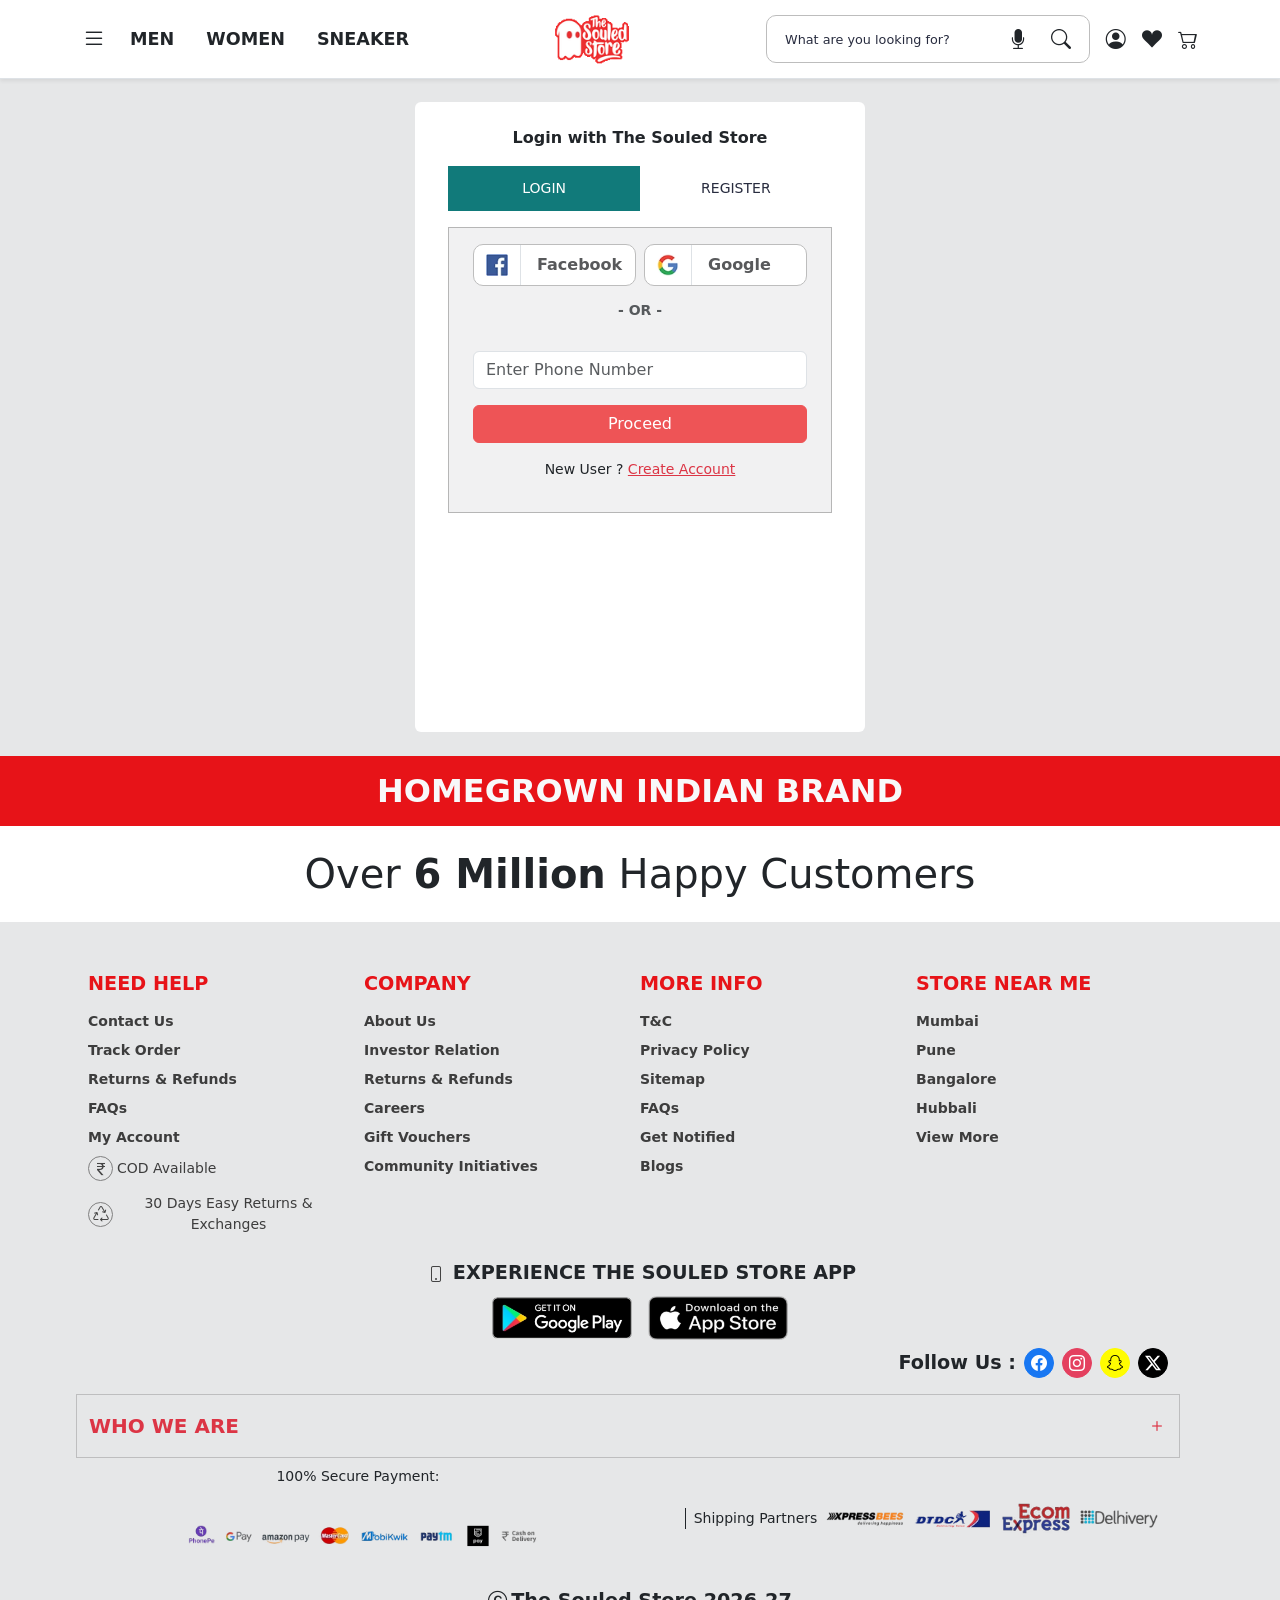
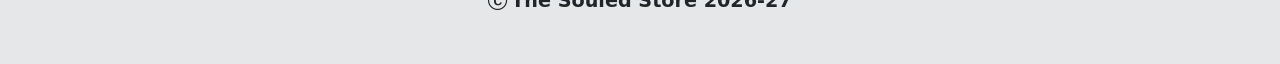
<file: login.html>
<!DOCTYPE html>
<html lang="en">

<head>
    <meta charset="UTF-8">
    <meta name="viewport" content="width=device-width, initial-scale=1.0">
    <title>The Souled Store | Login </title>
    <!-- Bootstrap Link -->
    <link href="https://cdn.jsdelivr.net/npm/bootstrap@5.3.8/dist/css/bootstrap.min.css" rel="stylesheet">
    <!-- Bootstrap Icon Link -->
    <link rel="stylesheet" href="https://cdn.jsdelivr.net/npm/bootstrap-icons@1.13.1/font/bootstrap-icons.min.css">
    <link rel="stylesheet" href="https://cdn.jsdelivr.net/npm/bootstrap-icons@1.3.0/font/bootstrap-icons.css">
    <!-- Owl crousel link -->
    <link rel="stylesheet"
        href="https://cdnjs.cloudflare.com/ajax/libs/OwlCarousel2/2.3.4/assets/owl.carousel.min.css" />
    <link rel="stylesheet"
        href="https://cdnjs.cloudflare.com/ajax/libs/OwlCarousel2/2.3.4/assets/owl.theme.default.min.css" />
    <!-- Custom Css -->
    <link rel="stylesheet" href="./css/style.css">
    <link rel="shortcut icon" href="./assets/fevicon.png" type="image/x-icon">
</head>

<body>

    <!-- NavBar Start -->
    <nav
        class="navbar navbar-expand-lg navbar-expand-sm  navbar-expand-md fixed-top bg-white border-bottom  shadow-sm ">
        <div class="container">
            <!-- Left Menu -->
            <ul class="navbar-nav d-flex align-items-center gap-3 fs-5 fw-bold ">
                <!-- Offcanvas Button -->
                <li class="nav-item canvas-btn ">
                    <button class="btn p-0 fs-4 border-0" data-bs-toggle="offcanvas"
                        data-bs-target="#offcanvasScrolling" aria-controls="offcanvasScrolling"
                        aria-label="Open categories menu">
                        <i class="bi bi-list fw-bold fs-4"></i>
                    </button>
                </li>

                <li class="nav-item ">
                    <a class="nav-link text-dark nav-underline  " href="#">MEN</a>
                </li>

                <li class="nav-item ">
                    <a class="nav-link text-dark nav-underline" href="#">WOMEN</a>
                </li>

                <li class="nav-item">
                    <a class="nav-link text-dark nav-underline" href="#">SNEAKER</a>
                </li>
            </ul>

            <!-- Logo -->
            <a class="navbar-brand mx-auto" href="index.html">
                <img src="./assets/Soul-logo.gif" class="img-fluid" alt="Souled Store" />
            </a>

            <!-- Right Icons -->
            <div class="nav-heart d-flex align-items-center gap-3">
                <!-- Search -->
                <div class="input-group ">
                    <input type="text" class="form-control border-0 " placeholder="What are you looking for?" />
                    <span class="input-group-text bg-transparent border-0">
                        <i class="bi bi-mic-fill fs-5"></i>
                    </span>
                    <span class="input-group-text bg-transparent border-0">
                        <i class="bi bi-search fs-5"></i>
                    </span>
                </div>

                <a href="./login.html"><i class="bi bi-person-circle fs-5 text-dark nav-underline"></i></a>
                <a href="./empty-whislist.html"><i class="bi bi-suit-heart-fill fs-5 text-dark nav-underline"></i></a>
                <a href="./empty-cart.html"><i class="bi bi-cart2 fs-5 text-dark nav-underline"></i></a>
            </div>
        </div>
    </nav>
    <!-- NavBar End -->

    <div class="hero-section login-section container-fluid py-4">
        <div class="container login-container">
            <p id="text-change" class="text-dark text-center fs-6 fw-semibold pt-4 pb-2 mb-0">
                Login with The Souled Store
            </p>

            <ul class="nav nav-pills pt-2 mb-3 d-flex justify-content-center w-100" id="auth-tab" role="tablist">

                <li class="nav-item log-item" role="presentation">
                    <button onclick="logBtn()" id="log-btn" class="login-link nav-link active log-btn"
                        id="auth-login-tab" data-bs-toggle="pill" data-bs-target="#auth-login" type="button" role="tab"
                        aria-controls="auth-login" aria-selected="true">
                        LOGIN
                    </button>
                </li>

                <li class="nav-item log-item" role="presentation">
                    <button onclick="registerBtn()" id="register-btn" class="login-link nav-link log-btn"
                        id="auth-register-tab" data-bs-toggle="pill" data-bs-target="#auth-register" type="button"
                        role="tab" aria-controls="auth-register" aria-selected="false">
                        REGISTER
                    </button>
                </li>
            </ul>


            <div class="tab-content log-content py-3 px-4" id="auth-tabContent">

                <!-- LOGIN TAB -->
                <div class="tab-pane fade show active" id="auth-login" role="tabpanel" aria-labelledby="auth-login-tab"
                    tabindex="0">

                    <div class="social d-flex gap-2">
                        <div class="input-group d-flex align-items-center mb-3 p-0">
                            <span class="input-group-text border-end">
                                <img src="./assets/log-facebook-icon.png" class="img-fluid social-log" alt="">
                            </span>
                            <p class="text-center mb-0 p-0 px-3 fw-bold py-2 border-start google-text">
                                Facebook
                            </p>
                        </div>

                        <div class="input-group d-flex align-items-center mb-3 p-0">
                            <span class="input-group-text border-end">
                                <img src="./assets/log-google-icon.png" class="img-fluid social-log" alt="">
                            </span>
                            <p class="text-center mb-0 p-0 px-3 fw-bold py-2 border-start google-text">
                                Google
                            </p>
                        </div>
                    </div>

                    <h4 class="text-center small fw-bold text-muted">- OR -</h4>

                    <div class="otp-form pt-4">
                        <input type="text" class="form-control" placeholder="Enter Phone Number" aria-label="Username"
                            aria-describedby="addon-wrapping">

                        <a href="#" class="btn btn-outline-danger proceed-btn w-100 mt-3">
                            Proceed
                        </a>

                        <p class="text-center small py-3 mb-0">
                            New User ?
                            <a href="#" class="text-danger">Create Account</a>
                        </p>
                    </div>

                </div>


                <!-- REGISTER TAB -->
                <div class="tab-pane fade" id="auth-register" role="tabpanel" aria-labelledby="auth-register-tab"
                    tabindex="0">

                    <div class="social d-flex gap-2 flex-column flex-md-row">
                        <div class="input-group d-flex align-items-center mb-3 p-0">
                            <span class="input-group-text border-end">
                                <img src="./assets/log-facebook-icon.png" class="img-fluid social-log" alt="">
                            </span>
                            <p class="text-center mb-0 p-0 px-3 fw-bold py-2 border-start google-text">
                                Facebook
                            </p>
                        </div>

                        <div class="input-group d-flex align-items-center mb-3 p-0">
                            <span class="input-group-text border-end">
                                <img src="./assets/log-google-icon.png" class="img-fluid social-log" alt="">
                            </span>
                            <p class="text-center mb-0 p-0 px-3 fw-bold py-2 border-start google-text">
                                Google
                            </p>
                        </div>
                    </div>
                    <h4 class="text-center small fw-bold text-muted">- OR -</h4>
                    <form>

                        <!-- First & Last Name -->
                        <div class="row g-3 mb-3">
                            <div class="col-12 col-md-6">
                                <input type="text" class="form-control" placeholder="First Name" required>
                            </div>
                            <div class="col-12 col-md-6">
                                <input type="text" class="form-control" placeholder="Last Name" required>
                            </div>
                        </div>

                        <!-- Email -->
                        <div class="mb-3">
                            <input type="email" class="form-control" placeholder="Email Id*" required>
                        </div>

                        <!-- Password -->
                        <div class="mb-3">
                            <input type="password" class="form-control" placeholder="Choose New Password*" required>
                        </div>

                        <!-- Confirm Password -->
                        <div class="mb-3">
                            <input type="password" class="form-control" placeholder="Confirm Password*" required>
                        </div>

                        <!-- Birthdate -->
                        <div class="mb-3">
                            <input type="date" class="form-control">
                            <div class="form-text">
                                (Avail 10% Birthday discount as a member).
                            </div>
                        </div>

                        <!-- Mobile Number -->
                        <div class="input-group mb-3">
                            <span class="input-group-text">+91</span>
                            <input type="tel" class="form-control border-0"
                                placeholder="Mobile Number (For Order Status Update)">
                        </div>

                    </form>
                    <div class=" d-flex align-items-center gap-1 flex-wrap">
                        <span class="p-0 m-0">Gender</span>
                        <div class="form-check form-check-inline mb-0 mx-2">
                            <input class="form-check-input" type="radio" name="inlineRadioOptions" id="inlineRadio1"
                                value="option1">
                            <label class="form-check-label" for="inlineRadio1">Male</label>
                        </div>
                        <div class="form-check form-check-inline mb-0">
                            <input class="form-check-input" type="radio" name="inlineRadioOptions" id="inlineRadio2"
                                value="option2">
                            <label class="form-check-label" for="inlineRadio2">Female</label>
                        </div>
                        <div class="form-check form-check-inline mb-0">
                            <input class="form-check-input" type="radio" name="inlineRadioOptions" id="inlineRadio2"
                                value="option3">
                            <label class="form-check-label" for="inlineRadio3">other</label>
                        </div>
                    </div>
                    <div class="btn btn-outline-success reg-btn w-100 mt-3">Register</div>
                    <p class="text-center small py-3 mb-0 fw-semibold">
                        Already Customer?
                        <a href="./login.html" class="text-danger">Login</a>
                    </p>

                </div>

            </div>
        </div>

    </div>

    </div>
    <!-- Footer Start -->
    <footer class=" w-100">
        <div class="footer-heading  ">
            <h1 class="text-center fw-semibold text-light py-3 fs-2   ">HOMEGROWN INDIAN BRAND</h1>
            <h2 class="text-center fs-1 py-3">Over <span class="fw-bold"> 6 Million</span> Happy Customers</h2>
        </div>
        <div class="footer-content w-100 ">
            <div class=" foot row w-100 ">
                <div class="col-md-3">
                    <p class="mb-2 fw-bold ">NEED HELP</p>
                    <ul class=" content-list list-unstyled">
                        <li class=" py-1 small">Contact Us</li>
                        <li class=" py-1 small">Track Order</li>
                        <li class=" py-1 small">Returns & Refunds</li>
                        <li class=" py-1 small">FAQs</li>
                        <li class=" py-1 small">My Account</li>
                        <li class=" py-1 d-flex align-items-center text-center gap-1">
                            <span><i class="bi bi-currency-rupee"></i></span>
                            <span class="fw-normal small mb-0"> COD Available</span>
                        </li>
                        <li class=" py-2 d-flex align-items-center text-center gap-1">
                            <span><i class="bi bi-recycle"></i></span>
                            <span class="fw-normal small"> 30 Days Easy Returns & Exchanges</span>
                        </li>
                    </ul>
                </div>

                <div class="col-md-3">
                    <p class="mb-2 fw-bold ">COMPANY</p>
                    <ul class="content-list list-unstyled">
                        <li class=" py-1 small">About Us</li>
                        <li class=" py-1 small">Investor Relation</li>
                        <li class=" py-1 small">Returns & Refunds</li>
                        <li class=" py-1 small">Careers</li>
                        <li class=" py-1 small">Gift Vouchers</li>
                        <li class=" py-1 small">Community Initiatives</li>
                    </ul>
                </div>
                <div class="col-md-3">
                    <p class="mb-2 fw-bold ">MORE INFO</p>
                    <ul class=" content-list list-unstyled">
                        <li class=" py-1 small">T&C</li>
                        <li class=" py-1 small">Privacy Policy</li>
                        <li class=" py-1 small">Sitemap</li>
                        <li class=" py-1 small">FAQs</li>
                        <li class=" py-1 small">Get Notified</li>
                        <li class=" py-1 small">Blogs</li>
                    </ul>
                </div>
                <div class="col-md-3">
                    <p class="mb-2 fw-bold ">STORE NEAR ME</p>
                    <ul class=" content-list list-unstyled">
                        <li class=" py-1 small">Mumbai</li>
                        <li class=" py-1 small">Pune</li>
                        <li class=" py-1 small">Bangalore</li>
                        <li class=" py-1 small">Hubbali</li>
                        <li class=" py-1 small">View More</li>
                    </ul>
                </div>
            </div>

            <div class="row">
                <div class="col-md-12 text-center">

                    <p class="m-0 d-flex align-items-center justify-content-center gap-1">
                        <i class="bi bi-phone fs-6"></i>
                        <span class="text-dark text-uppercase">
                            Experience The Souled Store App
                        </span>
                    </p>

                    <div class="foot-downloads d-flex justify-content-center gap-3 mt-2">
                        <img src="./assets/foot-download1.png" class="foot-app img-fluid" alt="">
                        <img src="./assets/foot-download3.png" class="foot-app img-fluid" alt="">
                    </div>

                </div>

                <div class="follow-links row">
                    <div class="col-md-12">
                        <div class="content d-flex gap-2 align-items-center justify-content-end py-2">
                            <p class="text-dark mb-0">Follow Us :</p>

                            <i class="bi bi-facebook social-icon"></i>
                            <i class="bi bi-instagram social-icon"></i>
                            <i class="bi bi-snapchat social-icon"></i>
                            <i class="bi bi-twitter-x social-icon"></i>
                        </div>
                    </div>
                </div>
                <div class="row py-2">
                    <div class=" card col-md-12 bg-transparent py-3 d-flex rounded-0">
                        <div class=" d-flex justify-content-between">
                            <span class="text-uppercase fs-5 text-danger fw-bold">who we are</span>
                            <i class="bi bi-plus text-danger fs-5"></i>
                        </div>

                    </div>
                </div>

             <div class="container">
    <div class="row">
        <div class="col-md-6 mb-2">
            <div class="d-flex align-items-center justify-content-center gap-2 flex-wrap">
                <span class="small">100% Secure Payment:</span>
                <img src="./assets/foot-payemnt.png" class="img-fluid pay-img" alt="">
            </div>
        </div>
        <div class="col-md-6 mb-2 d-flex justify-content-center">
            <div class="d-flex align-items-center justify-content-center flex-wrap gap-2">
                <span class="small border-start border-1 border-dark ps-2">Shipping Partners</span>
                <img src="./assets/icon4 (1).png" class="img-fluid" style="max-width:80px;" alt="">
                <img src="./assets/icon4 (2).png" class="img-fluid" style="max-width:80px;" alt="">
                <img src="./assets/icon4 (3).png" class="img-fluid" style="max-width:80px;" alt="">
                <img src="./assets/icon4 (4).png" class="img-fluid" style="max-width:80px;" alt="">
            </div>
        </div>
        <div class="col-12 d-flex justify-content-center mt-2">
            <p class="d-flex align-items-center gap-1 m-0 small text-dark">
                <i class="bi bi-c-circle"></i>
                The Souled Store 2026-27
            </p>
        </div>
    </div>
</div>


            </div>


    </footer>
    <!-- Footer END -->




    <!-- ================= OFFCANVAS START ================= -->
     <div class="offcanvas offcanvas-start left-canvas" data-bs-scroll="true" data-bs-backdrop="true" tabindex="0"
        id="offcanvasScrolling">
        <div class="offcanvas-header d-flex align-items-center justify-content-between">
            <img src="./assets/Soul-logo.gif" class="logo-img" alt="">
            <a href="#" class=" border-btn">Login/sign-up</a>
        </div>
        <div class="offcanvas-body p-0">

            <a class="off-head py-0 d-block d-flex align-items-center justify-content-center gap-2" href="#">Earn 10%
                Cashback on Every App Order
                <span class="d-flex justify-content-center align-items-center gap-2">
                    <i class="bi bi-apple"></i> <i class="bi bi-google-play"></i>
                </span>
            </a>

            <!-- Off canvas Nav-Tabs  -->

            <ul class="nav nav-pills shadow-sm py-3 mb-3 justify-content-around" id="pills-tab" role="tablist">
                <li class="nav-item" role="presentation">
                    <button class="nav-link active" id="pills-Men-tab" data-bs-toggle="pill" data-bs-target="#pills-Men"
                        type="button" role="tab" aria-controls="pills-Men" aria-selected="true">Men</button>
                </li>
                <li class="nav-item" role="presentation">
                    <button class="nav-link" id="pills-women-tab" data-bs-toggle="pill" data-bs-target="#pills-women"
                        type="button" role="tab" aria-controls="pills-women" aria-selected="false">women</button>
                </li>
                <li class="nav-item" role="presentation">
                    <button class="nav-link" id="pills-Sneaker-tab" data-bs-toggle="pill"
                        data-bs-target="#pills-Sneaker" type="button" role="tab" aria-controls="pills-Sneaker"
                        aria-selected="false">Sneaker</button>
                </li>
            </ul>


            <!-- Off Canvas Nav Tabs Content -->
            <div class="tab-content" id="pills-tabContent">
                <div class="tab-pane fade show active" id="pills-Men" role="tabpanel" aria-labelledby="pills-Men-tab"
                    tabindex="0">
                    <!-- owl carousel start men -->
                    <div class="owl-carousel owl-theme px-3">
                        <div class="item">
                            <img src="./assets/men-icon-1.png" class="img-fluid rounded" alt="">
                            <p class="text-muted text-center">New Arrivals</p>
                        </div>
                        <div class="item">
                            <img src="./assets/men-icon-2.png" class="img-fluid rounded" alt="">
                            <p class="text-muted text-center ">Hot Merch</p>
                        </div>
                        <div class="item">
                            <img src="./assets/men-icon-3.png" class="img-fluid rounded" alt="">
                            <p class="text-muted text-center ">Anime</p>
                        </div>
                        <div class="item">
                            <img src="./assets/men-icon-4.png" class="img-fluid rounded" alt="">
                            <p class="text-muted text-center ">Harry Porter</p>
                        </div>
                        <div class="item">
                            <img src="./assets/men-icon-5.png" class="img-fluid rounded" alt="">
                            <p class="text-muted text-center ">Marvel</p>
                        </div>
                        <div class="item">
                            <img src="./assets/men-icon-6.png" class="img-fluid rounded" alt="">
                            <p class="text-muted text-center ">Culture code</p>
                        </div>
                        <div class="item">
                            <img src="./assets/men-icon-7.png" class="img-fluid rounded" alt="">
                            <p class="text-muted text-center ">Cult Callsics</p>
                        </div>
                        <div class="item">
                            <img src="./assets/men-icon-8.png" class="img-fluid rounded" alt="">
                            <p class="text-muted text-center ">Kids-wear</p>
                        </div>
                    </div>
                    <!-- owl crosel end -->

                    <!-- ================= MAIN ACCORDION START ================= -->
                    <div class="accordion" id="mainAccordion">

                        <!-- ===== SHOP ALL ACCORDION START ===== -->
                        <div class="accordion-item">
                            <h2 class="accordion-header">
                                <button class="accordion-button" type="button" data-bs-toggle="collapse"
                                    data-bs-target="#shopAllCollapse" aria-expanded="true"
                                    aria-controls="shopAllCollapse">
                                    Shop All
                                </button>
                            </h2>

                            <div id="shopAllCollapse" class="accordion-collapse collapse show">

                                <div class="accordion-body p-0">

                                    <!-- ===== CATEGORY ACCORDION START ===== -->
                                    <div class="accordion cate-accordion p-0 border-0" id="categoryAccordion">

                                        <div class="accordion-item">
                                            <h2 class="accordion-header">
                                                <button class="accordion-button" type="button" data-bs-toggle="collapse"
                                                    data-bs-target="#categoryCollapse" aria-expanded="true"
                                                    aria-controls="categoryCollapse">
                                                    Category
                                                </button>
                                            </h2>
                                            <div id="categoryCollapse" class="accordion-collapse collapse show p-0">

                                                <div class="accordion-body">
                                                    <div class="row row-cols-2 row-cols-sm-3 row-cols-md-5 ">

                                                        <div class="col text-center">
                                                            <img src="./assets/shop nested icon 1.png"
                                                                class="img-fluid rounded" alt="">
                                                            <h5 class="fs-6 mt-2">Shirts</h5>
                                                        </div>

                                                        <div class="col text-center">
                                                            <img src="./assets/shop nested icon 1.png"
                                                                class="img-fluid rounded" alt="">
                                                            <h5 class="fs-6 mt-2">T-Shirts</h5>
                                                        </div>

                                                        <div class="col text-center">
                                                            <img src="./assets/shop nested icon 1.png"
                                                                class="img-fluid rounded" alt="">
                                                            <h5 class="fs-6 mt-2">Hoodies</h5>
                                                        </div>

                                                        <div class="col text-center">
                                                            <img src="./assets/shop nested icon 1.png"
                                                                class="img-fluid rounded" alt="">
                                                            <h5 class="fs-6 mt-2">Jackets</h5>
                                                        </div>

                                                        <div class="col text-center">
                                                            <img src="./assets/shop nested icon 1.png"
                                                                class="img-fluid rounded" alt="">
                                                            <h5 class="fs-6 mt-2">Sweatshirts</h5>
                                                        </div>
                                                        <div class="col text-center">
                                                            <img src="./assets/shop nested icon 1.png"
                                                                class="img-fluid rounded" alt="">
                                                            <h5 class="fs-6 mt-2">Sweatshirts</h5>
                                                        </div>
                                                        <div class="col text-center">
                                                            <img src="./assets/shop nested icon 1.png"
                                                                class="img-fluid rounded" alt="">
                                                            <h5 class="fs-6 mt-2">Sweatshirts</h5>
                                                        </div>
                                                        <div class="col text-center">
                                                            <img src="./assets/shop nested icon 1.png"
                                                                class="img-fluid rounded" alt="">
                                                            <h5 class="fs-6 mt-2">Sweatshirts</h5>
                                                        </div>

                                                    </div>
                                                </div>

                                            </div>
                                        </div>

                                    </div>
                                    <!-- ===== CATEGORY ACCORDION END ===== -->

                                </div>
                            </div>
                        </div>
                        <!-- ===== SHOP ALL ACCORDION END ===== -->


                        <!-- ===== TOPWEAR ACCORDION START ===== -->
                        <div class="accordion-item">
                            <h2 class="accordion-header">
                                <button class="accordion-button collapsed" type="button" data-bs-toggle="collapse"
                                    data-bs-target="#topwearCollapse" aria-expanded="false"
                                    aria-controls="topwearCollapse">
                                    Topwear
                                </button>
                            </h2>

                            <div id="topwearCollapse" class="accordion-collapse collapse">

                                <div class="accordion-body p-0">

                                    <div class="accordion accordion-flush" id="topwearInnerAccordion">

                                        <!-- Shop by Category -->
                                        <div class="accordion-item">
                                            <h2 class="accordion-header">
                                                <button class="accordion-button collapsed" type="button"
                                                    data-bs-toggle="collapse" data-bs-target="#topwearCategoryCollapse"
                                                    aria-expanded="false" aria-controls="topwearCategoryCollapse">
                                                    Shop by Category
                                                </button>
                                            </h2>

                                            <div id="topwearCategoryCollapse" class="accordion-collapse collapse"
                                                data-bs-parent="#topwearInnerAccordion">

                                                <div class="accordion-body">
                                                    <div class="row">
                                                        <div class="col-md-2">
                                                            <img src="./assets/men-icon-2.png" class="img-fluid rounded"
                                                                alt="">
                                                            <p class="text-center text-muted">
                                                                T-shirts
                                                            </p>
                                                        </div>
                                                    </div>
                                                </div>
                                            </div>
                                        </div>

                                        <!-- Shop by Fit -->
                                        <div class="accordion-item">
                                            <h2 class="accordion-header">
                                                <button class="accordion-button collapsed" type="button"
                                                    data-bs-toggle="collapse" data-bs-target="#topwearFitCollapse"
                                                    aria-expanded="false" aria-controls="topwearFitCollapse">
                                                    Shop by Fit
                                                </button>
                                            </h2>

                                            <div id="topwearFitCollapse" class="accordion-collapse collapse"
                                                data-bs-parent="#topwearInnerAccordion">

                                                <div class="accordion-body">
                                                    <div class="row">
                                                        <div class="col-md-3">
                                                            <img src="./assets/men-icon-4.png" class="img-fluid rounded"
                                                                alt="">
                                                            <p class="text-center text-muted">
                                                                Oversized T-shirts
                                                            </p>
                                                        </div>
                                                    </div>
                                                </div>
                                            </div>
                                        </div>

                                    </div>
                                </div>
                            </div>
                        </div>
                        <!-- ===== TOPWEAR ACCORDION END ===== -->


                        <!-- ===== BOTTOMWEAR ACCORDION START ===== -->
                        <div class="accordion-item">
                            <h2 class="accordion-header">
                                <button class="accordion-button collapsed" type="button" data-bs-toggle="collapse"
                                    data-bs-target="#bottomwearCollapse" aria-expanded="false"
                                    aria-controls="bottomwearCollapse">
                                    Bottomwear
                                </button>
                            </h2>

                            <div id="bottomwearCollapse" class="accordion-collapse collapse">

                                <div class="accordion-body p-0">

                                    <div class="accordion" id="bottomwearInnerAccordion">

                                        <div class="accordion-item">
                                            <h2 class="accordion-header">
                                                <button class="accordion-button" type="button" data-bs-toggle="collapse"
                                                    data-bs-target="#bottomwearCategoryCollapse" aria-expanded="true"
                                                    aria-controls="bottomwearCategoryCollapse">
                                                    Shop by Category
                                                </button>
                                            </h2>

                                            <div id="bottomwearCategoryCollapse"
                                                class="accordion-collapse collapse show"
                                                data-bs-parent="#bottomwearInnerAccordion">

                                                <div class="accordion-body">
                                                    <div class="row">
                                                        <div class="col-md-3">
                                                            <img src="./assets/men-icon-7.png" class="img-fluid rounded"
                                                                alt="">
                                                            <p class="text-center">
                                                                All Bottomwear
                                                            </p>
                                                        </div>
                                                    </div>
                                                </div>

                                            </div>
                                        </div>

                                    </div>
                                </div>
                            </div>
                        </div>
                        <!-- ===== BOTTOMWEAR ACCORDION END ===== -->

                        <!-- ===== ALL ACCESSORIES ACCORDION START ===== --> <!--  -->
                        <div class="accordion" id="accssesorie-acordion">
                            <div class="accordion-item">
                                <h2 class="accordion-header">
                                    <button class="accordion-button" type="button" data-bs-toggle="collapse"
                                        data-bs-target="#collapseOne" aria-expanded="true" aria-controls="collapseOne">
                                        All Accessories
                                    </button>
                                </h2>
                                <div id="collapseOne" class="accordion-collapse collapse show"
                                    data-bs-parent="#accssesorie-acordion">
                                    <div class="accordion-body">
                                        <!-- all accssesories owl carosel start -->
                                        <div class="owl-carousel owl-theme All-accessories-carousel px-2">
                                            <div class="item">
                                                <img src="./assets/men-icon-8.png" class="img-fluid rounded" alt="">
                                                <p class="text-center">SOUL</p>
                                            </div>
                                            <div class="item">
                                                <img src="./assets/men-icon-5.png" class="img-fluid rounded" alt="">
                                                <p class="text-center">SOUL</p>
                                            </div>
                                            <div class="item">
                                                <img src="./assets/men-icon-2.png" class="img-fluid rounded" alt="">
                                                <p class="text-center">SOUL</p>
                                            </div>
                                            <div class="item">
                                                <img src="./assets/men-icon-3.png" class="img-fluid rounded" alt="">
                                                <p class="text-center">SOUL</p>
                                            </div>
                                            <div class="item">
                                                <img src="./assets/men-icon-4.png" class="img-fluid rounded" alt="">
                                                <p class="text-center">SOUL</p>
                                            </div>
                                            <div class="item">
                                                <img src="./assets/men-icon-5.png" class="img-fluid rounded" alt="">
                                                <p class="text-center">SOUL</p>
                                            </div>
                                            <div class="item">
                                                <img src="./assets/men-icon-1.png" class="img-fluid rounded" alt="">
                                                <p class="text-center">SOUL</p>
                                            </div>
                                            <div class="item">
                                                <img src="./assets/men-icon-7.png" class="img-fluid rounded" alt="">
                                                <p class="text-center">SOUL</p>
                                            </div>
                                        </div>
                                        <!-- all accssesories owl carosel End -->

                                    </div>
                                </div>
                            </div>

                        </div>
                        <!-- ================= MAIN ACCORDION END ================= -->
                        <div class="accordion accordion-flush " id="shopAccordionFlush">

                            <div class="accordion-item">
                                <h2 class="accordion-header">
                                    <button class="accordion-button collapsed" type="button" data-bs-toggle="collapse"
                                        data-bs-target="#officialMerchCollapse" aria-expanded="false"
                                        aria-controls="officialMerchCollapse">
                                        Official Merch
                                    </button>
                                </h2>
                                <div id="officialMerchCollapse" class="accordion-collapse collapse"
                                    data-bs-parent="#shopAccordionFlush">
                                    <div class="accordion-body p-0">
                                        <div class="accordion-item">
                                            <h2 class="accordion-header">
                                                <button class="accordion-button collapsed fw-normal" type="button"
                                                    data-bs-toggle="collapse" data-bs-target="#marvelcollapse"
                                                    aria-expanded="false" aria-controls="marvelcollapse">
                                                    Marvel
                                                </button>
                                            </h2>

                                            <div id="marvelcollapse" class="accordion-collapse collapse"
                                                data-bs-parent="#accordionFlushExample">

                                                <div class="accordion-body">
                                                    marvels
                                                </div>

                                            </div>
                                        </div>
                                        <div class="accordion-item">
                                            <h2 class="accordion-header">
                                                <button class="accordion-button collapsed fw-normal" type="button"
                                                    data-bs-toggle="collapse" data-bs-target="#DCcollapse"
                                                    aria-expanded="false" aria-controls="DCcollapse">
                                                    DC
                                                </button>
                                            </h2>

                                            <div id="DCcollapse" class="accordion-collapse collapse"
                                                data-bs-parent="#accordionFlushExample">

                                                <div class="accordion-body">
                                                    DC
                                                </div>

                                            </div>
                                        </div>
                                        <div class="accordion-item">
                                            <h2 class="accordion-header">
                                                <button class="accordion-button collapsed fw-normal" type="button"
                                                    data-bs-toggle="collapse" data-bs-target="#Animecollapse"
                                                    aria-expanded="false" aria-controls="Animecollapse">
                                                    Anime
                                                </button>
                                            </h2>

                                            <div id="Animecollapse" class="accordion-collapse collapse"
                                                data-bs-parent="#accordionFlushExample">

                                                <div class="accordion-body">
                                                    Anime
                                                </div>

                                            </div>
                                        </div>
                                    </div>
                                </div>
                            </div>

                            <div class="accordion-item sneakerscollapse">
                                <h2 class="accordion-header">
                                    <button class="accordion-button collapsed" type="button" data-bs-toggle="collapse"
                                        data-bs-target="#sneakersCollapse" aria-expanded="false"
                                        aria-controls="sneakersCollapse">
                                        Sneakers <span class="fs-6 text-danger">New Drops</span>
                                    </button>
                                </h2>
                                <div id="sneakersCollapse" class="accordion-collapse collapse"
                                    data-bs-parent="#shopAccordionFlush">
                                    <div class="accordion-body">
                                        Placeholder content for this accordion.
                                    </div>
                                </div>
                            </div>

                            <div class="accordion-item">
                                <h2 class="accordion-header">
                                    <button class="accordion-button collapsed" type="button" data-bs-toggle="collapse"
                                        data-bs-target="#juniorsCollapse" aria-expanded="false"
                                        aria-controls="juniorsCollapse">
                                        Juniors
                                    </button>
                                </h2>
                                <div id="juniorsCollapse" class="accordion-collapse collapse"
                                    data-bs-parent="#shopAccordionFlush">
                                    <div class="accordion-body">
                                        <div class="row">
                                            <label for="#">Shop Now</label>
                                            <div class="col-md-3"><img src="./assets/Soul-logo.gif" alt="">
                                                <p class="text-center"></p>
                                            </div>
                                        </div>
                                    </div>
                                </div>
                            </div>

                        </div>
                    </div>

                </div>

                <div class="tab-pane fade" id="pills-women" role="tabpanel" aria-labelledby="pills-women-tab"
                    tabindex="0">
                    <div class="owl-carousel owl-theme crousel-cards px-3 mt-3 mb-5 ">
                        <div class="item"> <img src="assets/women-icon-1.png" alt="">
                            <p class="text-dark fw-bold mb-0">Harry-porter</p>
                        </div>
                        <div class="item"> <img src="assets/women-icon-2.png" alt="">
                            <p class="text-dark fw-bold mb-0">Kawaii</p>
                        </div>
                        <div class="item"> <img src="assets/women-icon-3.png" alt="">
                            <p class="text-dark fw-bold mb-0">Oversized Tees</p>
                        </div>
                        <div class="item"> <img src="assets/women-icon-4.png" alt="">
                            <p class="text-dark fw-bold mb-0">New Arrivals</p>
                        </div>
                        <div class="item"> <img src="assets/women-icon-5.png" alt="">
                            <p class="text-dark fw-bold mb-0">Cotton Linen</p>
                        </div>
                        <div class="item"> <img src="assets/women-icon-6.png" alt="">
                            <p class="text-dark fw-bold mb-0">Souled</p>
                        </div>
                    </div>
                </div>
                <div class="tab-pane fade" id="pills-Sneaker" role="tabpanel" aria-labelledby="pills-Sneaker-tab"
                    tabindex="0">
                    <div class="owl-carousel owl-theme crousel-cards px-3 mt-3 mb-5">
                        <div class="item"> <img src="assets/sneaker-icon-1.png" alt="">
                            <p class="text-dark fw-bold">Kanso V2</p>
                        </div>
                        <div class="item"> <img src="assets/sneaker-icon-2.png" alt="">
                            <p class="text-dark fw-bold mb-0 ">UBZ Ascend</p>
                        </div>
                        <div class="item"> <img src="assets/sneaker-icon-3.png" alt="">
                            <p class="text-dark fw-bold">Raptors</p>
                        </div>
                        <div class="item"> <img src="assets/sneaker-icon-4.png" alt="">
                            <p class="text-dark fw-bold ">New kakashi</p>
                        </div>
                        <div class="item"> <img src="assets/sneaker-icon-5.png" alt="">
                            <p class="text-dark fw-bold">UBZ NXT</p>
                        </div>
                        <div class="item"> <img src="assets/sneaker-icon-6.png" alt="">
                            <p class="text-dark fw-bold mb-0">Football Shoe</p>
                        </div>
                    </div>
                </div>
            </div>
        </div>
    </div>
    <!-- ================= OFFCANVAS END ================= -->

    <!-- bootstrap js link  -->
    <script src="https://cdn.jsdelivr.net/npm/bootstrap@5.3.8/dist/js/bootstrap.bundle.min.js"></script>
    <!-- Owl crousel Link -->
    <script src="https://cdnjs.cloudflare.com/ajax/libs/jquery/3.7.1/jquery.min.js"></script>
    <script src="https://cdnjs.cloudflare.com/ajax/libs/OwlCarousel2/2.3.4/owl.carousel.min.js"></script>
    <script src="main.js"></script>

    <!-- Owl crousel Men JS/CSS -->
    <script>   $('.owl-carousel').owlCarousel({
            loop: true,
            margin: 10,
            nav: false,
            loop: false,
            dots: true,
            autoplay: true,
            autoplayTimeout: 3000,
            responsive: {
                0: {
                    items: 1
                },
                600: {
                    items: 3
                },
                1000: {
                    items: 5
                }
            }
        })</script>
</body>
</file>
<file: css/style.css>
@import url(./responsive.css);
@import url(./variable.css);

html {
    font: 62.5%;
    font-family: var(font-family);
}

* {
    padding: 0px;
    margin: 0px;
    box-sizing: border-box;

}

.navbar-brand img,
.logo-img {
    max-width: 82px;
}

.input-group {
    border-radius: 32px !important;
    /* overflow: hidden; */
    background-color: var(--white-color) !important;
    border: 1px solid var(--dark-color);
    flex-wrap: nowrap !important;
}

.input-group .form-control::placeholder {
    color: var(--dark-color) !important;
    font-size: 0.8rem;
    width: 100%;
    outline: none;
}

.nav-heart .bi-heart {
    color: #000 !important;
}

.border-btn {
    color: var(--dark-color);
    padding: 12px 24px;
    border: 1px solid var(--dark-color);
    background-color: transparent;
    text-decoration: none;
    border-radius: 4px;
}


#offcanvasScrolling {
    width: 520px;
}

.off-head {
    background-color: var(--green-color);
    text-align: center;
    color: var(--white-color);
    /* display: block; */
    font-weight: 600;
    text-decoration: none;
    border-radius: 0px 0px 16px 16px;
}

.nav-link {
    text-transform: uppercase;
    color: var(--gray-color);
    font-size: 1.1rem;
}

.nav-link:hover {
    color: var(--gray-color);
}

.nav-link.active {
    color: var(--green-color);
    background-color: transparent !important;
    color: var(--green-color) !important;
    font-weight: 600;
}

.input-group .form-control:focus {
    box-shadow: none;
}

.crousel-cards img {
    border-radius: 10px;
}

.crousel-cards {
    width: 100%;
    text-align: center;
    border-bottom: 1px dotted #969696;
}

.crousel-cards h4 {
    font-size: 0.8rem;
}

.item {
    background-color: #F4F4F4;
    border-radius: 8px;
    cursor: pointer;
}

.item p {
    font-size: 13px !important;
    padding: 0px 0px !important;
    font-weight: 500 !important;
}



.accordion-item {
    border: none;
    border-bottom: 1px dashed var(--gray-color);
}

.accordion-button:focus {
    box-shadow: none;
}

.accordion-button:not(.collapsed) {
    background-color: transparent !important;
}

.accordion-button {
    font-size: 1rem;
    font-weight: bold;
}

.accordion-collapse .collapse .col-md-2 h5 {
    background-color: #bdbdbd;
    border-radius: 3px;
}

.carousel-indicators {
    position: absolute;
    right: 0;
    bottom: -51px;
    left: 0;
    z-index: 2;
    display: flex;
    justify-content: center;
    padding: 0;
    margin-right: 15%;
    margin-bottom: 1rem;
    margin-left: 15%;
}

.carousel-indicators [data-bs-target] {
    box-sizing: content-box;
    flex: 0 1 auto;
    padding: 0;
    margin-right: 3px;
    margin-left: 3px;
    text-indent: -999px;
    cursor: pointer;
    background-color: var(--gray-color);
    background-clip: padding-box;
    border: 0;
    border-top: 10px solid transparent;
    border-bottom: 10px solid transparent;
    opacity: .5;
    transition: opacity 0.6s ease;
}


.carousel-indicators button {
    width: 10px !important;
    height: 10px !important;
    border-radius: 50%;
    background-color: grey;
}

.carousel-indicators .active {
    background-color: var(--green-color);
    opacity: 1 !important;
}

.hero-section {
    margin-top: 78px;
}

.slide-indicator {
    display: none;
}

.carousel-control-next,
.carousel-control-prev {
    width: 6% !important;
    color: white !important;
}

.cate-img {
    display: grid;
    grid-template-columns: repeat(auto-fit, minmax(300px, 1fr));
    gap: 26px;
    transition: transform 0.4s ease;
    overflow: hidden;
    height: auto;


}

.cate-img .category-img:hover {
    transform: scale(1.05);
}

.cate-text p {
    font-size: 0.9rem;
    color: #969696;
}

.cate-text h6 {
    font-size: 0.9rem;
    font-weight: bold;
}

.banner-img {
    max-height: 420px;
    width: 100%;
    object-fit: cover;
}

.fits-grid {
    display: grid;
    grid-template-columns: repeat(auto-fit, minmax(300px, 1fr));
    gap: 26px;
    transition: transform 0.4s ease;
    overflow: hidden;
    height: auto;
}

.fit-img:hover {
    transform: scale(1.05);
}

.tren-btn {
    border: 1px solid var(--gray-color);
    border-radius: 18px !important;
    font-size: 0.9rem;
    text-transform: capitalize !important;
    color: var(--gray-color);
    width: 100%;
    min-width: 190px;
    gap: 4rem !important;
}

.btn-fix {
    display: flex !important;
    flex-wrap: nowrap;
    overflow-x: auto;
    scroll-behavior: smooth;
    scrollbar-width: none;
}

.tren-link.active {
    color: rgb(252, 252, 252) !important;
    background-color: black !important;
}

.trending-tab-content {
    display: grid;
    grid-template-columns: repeat(auto-fit, minmax(300px, 1fr));
    gap: 26px;
    height: auto;
    transition: transform 0.4s ease;
}

.heart-icon {
    position: relative;
    background-color: #969696;
    border-radius: 50%;
    padding: 8px;
    width: 32px;
    height: 32px;
    display: flex;
    align-items: center;
    justify-content: center;
    bottom: 460px;
    left: 268px;
}

.tab-fix {
    position: sticky;
    top: 78px;
    z-index: 1000;
}

.bi-heart,
.bi-currency-rupee {
    height: 100%;
    width: 100%;
    color: white !important;
    display: flex;
    align-items: center;
    justify-content: center;
}

.bi-currency-rupee {
    border: 1px solid gray;
    border-radius: 50%;
    height: 25px;
    width: 25px;
    color: rgb(68, 68, 68) !important;
    display: flex;
    align-items: center;
    justify-content: center;
}

.footer-heading h1 {
    background-color: var(--red-color);
}

.footer-content {
    background-color: var(--foot-bg);
    padding: 48px 88px;
}

.footer-content p {
    font-size: 1.2rem;
    color: var(--red-color);
    font-weight: 700;
    transition: all 0.4s ease;
}

.content-list {
    color: #3d3d3d;
    font-weight: 700;

}

.content-list li:hover {
    color: var(--red-color);
    cursor: pointer;
}



.bi-recycle {
    border: 1px solid gray;
    border-radius: 50%;
    height: 25px;
    width: 25px;
    color: rgb(68, 68, 68) !important;
    display: flex;
    align-items: center;
    justify-content: center;
}

.foot-app {
    max-width: 140px;
    object-fit: cover;
}

.bi-phone {
    height: 25px;
    width: 25px;
    color: rgb(68, 68, 68) !important;
    display: flex;
    align-items: center;
    justify-content: center;

}

.social-icon {
    width: 30px;
    height: 30px;
    display: flex;
    align-items: center;
    justify-content: center;
    border-radius: 50%;
    border: 1px solid #000;
    background-color: #007bff;
    color: #fff;
    font-size: 16px;
    cursor: pointer;
    transition: transform 0.2s ease-in-out;
}

.bi-facebook:hover,
.bi-instagram:hover,
.bi-snapchat:hover,
.bi-twitter-x:hover {
    transform: scale(1.08);
}

.bi-facebook {
    background-color: #1877F2;
    border-color: #1877F2;
}

.bi-instagram {
    background-color: #E4405F;
    border-color: #E4405F;
}

.bi-snapchat {
    background-color: #FFFC00;
    border-color: #FFFC00;
    color: #000;
}

.bi-twitter-x {
    background-color: #000;
    border-color: #000;
}

 .pay-img {
    max-width: 72%;
}


/* buy page css */
.buy-hero {
    max-height: 350px;
    width: 100%;
    /* object-fit: cover; */
}

.breadcrumb-item {
    font-size: 0.7rem;
    padding: 0px 1px !important;
    text-transform: uppercase;
    color: #a7a9ac;
    font-weight: 400;
}

.breadcrumb {
    margin-bottom: 0px;
}

.breadcrumb-item+.breadcrumb-item::before {
    padding: 0px 3px;
}

.form-select:focus {
    box-shadow: none !important;
}

.serach-input {
    border: 1px solid #94c7fa;
    border-radius: 5px;
    height: 40px;
    width: 100%;
    padding: 5px 4px;
    outline: #94c7fa;
}

.serach-input:focus {
    box-shadow: 0 2px 8px #94c7fa;
}

.breadcrumb .breadcrumb-item,
.breadcrumb .breadcrumb-item.active,
.breadcrumb .breadcrumb-item a {
    font-size: 12px;
    color: var(--gray-color) !important;
}

.sidebar-items {
    border-top: 1px solid #ebebeb;
    padding: 16px 8px;
}

.sidebar {
    position: sticky;
    top: 0px;
    height: 100vh;
    overflow-y: auto;
    overflow-x: hidden;
    scrollbar-width: thin;
}

.btn-01 {
    border: 2px solid rgb(83, 83, 83);
    margin-bottom: 10px;
    padding: 2px 7px;
    border-radius: 6px;
    font-size: 15px;
    color: #969696;
    display: inline-block;
    text-decoration: none;
}

.btn-01:hover {
    border: 2px solid black;
}





.product-card {
    border: 1px solid #ddd;
    background: #fff;
}

.img-wrapper {
    position: relative;
    width: 100%;
    overflow: hidden;
    /* 🔥 Important */
}

.right-img {
    width: 100%;
    height: 350px;
    object-fit: fill;
    display: block;
}

.heart-icon {
    position: absolute;
    top: 8px;
    right: 8px;
    background-color: #a7a9ac;
    padding: 6px 8px;
    border-radius: 50%;
    z-index: 2;
}

.heart-icon i {
    color: white;
    font-size: 14px;
}

.buy-foot {
    margin-top: 50px;
    width: 100% !important;
    padding-left: 0px;
    padding-right: 0px;
    padding-bottom: 0px;
    padding-bottom: 0px;
}

#myCarousel {
    --f-carousel-slide-height: 60%;
    --f-carousel-gap: 10px;

    height: 200px;
}



.image-container {
    min-height: 320px;
    max-width: 320px;
    overflow: hidden;
}

.image-container .active-image {
    height: 100%;
    width: 100%;
}

.gallery-tabs {
    display: flex;
    gap: 10px;
}

.img-box {
    position: relative;
    /* display: inline-block; */
}

.gallery-tab {
    width: 86px;
    object-fit: fill;
    border: 2px solid var(--green-color);
    padding: 2px 4px;
    display: block;
    cursor: pointer;
}

.red-grident {
    position: absolute;
    bottom: 0;
    left: 0;
    width: 100%;
    height: 18px;
    background: linear-gradient(180deg, #ffffff33, #f37474);
    border-radius: 0 0 5px 5px;
    opacity: 0;
    transition: all 0.4s ease-in-out;
    cursor: pointer;
}

.img-box:hover .red-grident {
    opacity: 1;

}

.size-text {
    position: relative;
}

.red-text {
    position: absolute;
    left: 234px;
    bottom: -5px;
}

.form-select {
    width: 60px !important;
    height: 35px;
    padding-left: 5px;
}

.btn-red {
    border: 1px solid var(--red-btn);
    margin-bottom: 10px;
    padding: 6px 26px;
    font-size: 16px;
    font-weight: 700;
    color: #ffff;
    display: inline-block;
    text-decoration: none;
    background-color: var(--red-btn);
    text-transform: uppercase;
}

.btn-green {
    border: 1px solid var(--btn-green);
    margin-bottom: 10px;
    padding: 6px 26px;
    font-size: 16px;
    font-weight: 700;
    color: var(--btn-green);
    display: inline-block;
    text-decoration: none;
    background-color: transparent;
    text-transform: uppercase;

}

.form-control .pin-serach {
    padding: 6px 12px;
    border: none;
    font-size: 16px;
}

.input-group {
    border-radius: 10px !important;
    border: 1px solid var(--gray-color);
    overflow: hidden;
    padding: 2px 6px;

}

.input-group-text {
    border: none;
    background-color: transparent;
    /* color: var(--green-color); */
    font-weight: 700;
}

.nav-underline:hover {
    border-bottom: 2px solid var(--red-btn) !important;
}

.empty-cart-img {
    width: 120px;
}
.cart-div{
    width: 100%;
    max-width: 300px;
}



/* cart css start */
.btn-02 {
    border: 1px solid rgb(163, 163, 163);
    background-color: white;
    padding: 4px 8px;
    border-radius: 6px;
    font-size: 12px;
    color: #383838;
    text-decoration: none;
    display: inline-block;
    margin: 2px;
}

.btn-shop {
    font-size: 12px;
    font-weight: bolder;
    padding: 8px 4px;
    color: var(--btn-green);
    /* width: 13%; */
    height: 38px;
    border: 1px solid var(--btn-green);
    text-align: center;
}

.btn-shop:hover {
    background-color: transparent;
    color: var(--btn-green);
}

.btn-log {
    font-size: 12px;
    font-weight: bolder;
    padding: 8px 4px;
    text-align: center;
    color: #ffff;
    background-color: var(--btn-green);
    width: 13%;
    height: 38px;
    border: 1px solid var(--btn-green);


}

.btn-log:hover {
    background-color: var(--btn-green);
}

.cart-div {
    background-color: #f6f7f9;
}


/* Empty Whislits CSS */
.whislist-img {
    width: 24%;
    margin-bottom: 24px;
}

/* LOGIN PAGE CSS */
.login-section {
    display: flex;
    align-items: center;
    justify-content: center;
    background-color: #e6e7e8;
}


.login-container {
    width: 100%;
    max-width: 450px;
    min-height: 70vh;
    background-color: #fff;
    margin: auto;
    border-radius: 6px;
}


.log-btn {
    background-color: var(--white-color);
    color: var(--dark-color);
    border-radius: 0% !important;
    width: 100%;
    font-size: 14px;
    padding: 12px 12px;
}

.login-link.active {
    background-color: var(--btn-green) !important;
    color: #fff !important;
    font-weight: 500;
    border-radius: 0% !important;
}

.log-btn:hover {
    color: var(--dark-color);

}

.log-item {
    width: 45%;
    background-color: transparent;
    display: flex;
    justify-content: center;
}

.log-content {
    margin-left: 21px;
    margin-right: 21px;
    border: 1px solid #b6b6b6;
    background-color: #f1f1f2;
    /* min-height: 30vh; */
}

.social-log {
    max-width: 22px;
}

.google-text {
    color: #58595b;
}

.otp-form input:focus {
    box-shadow: none !important;
}

.proceed-btn {
    background-color: #ee5456;
    color: white;
    font-weight: 500;
    border: 1px solid #ee5456;
}

.proceed-btn:hover {
    background-color: #ee5456;
    border: 1px solid #ee5456;
}

.reg-input {
    background-color: #f1f1f2 !important;
    border: none !important;
}

.reg-btn {
    background-color: var(--btn-green);
    border: 1px solid var(--btn-green);
    color: white;
    font-weight: 500;
}

.reg-btn:hover {
    background-color: var(--btn-green);
    border: 1px solid var(--btn-green);
    color: white;
    font-weight: 500;
}

.item {
    font-size: 15px;
}
</file>
